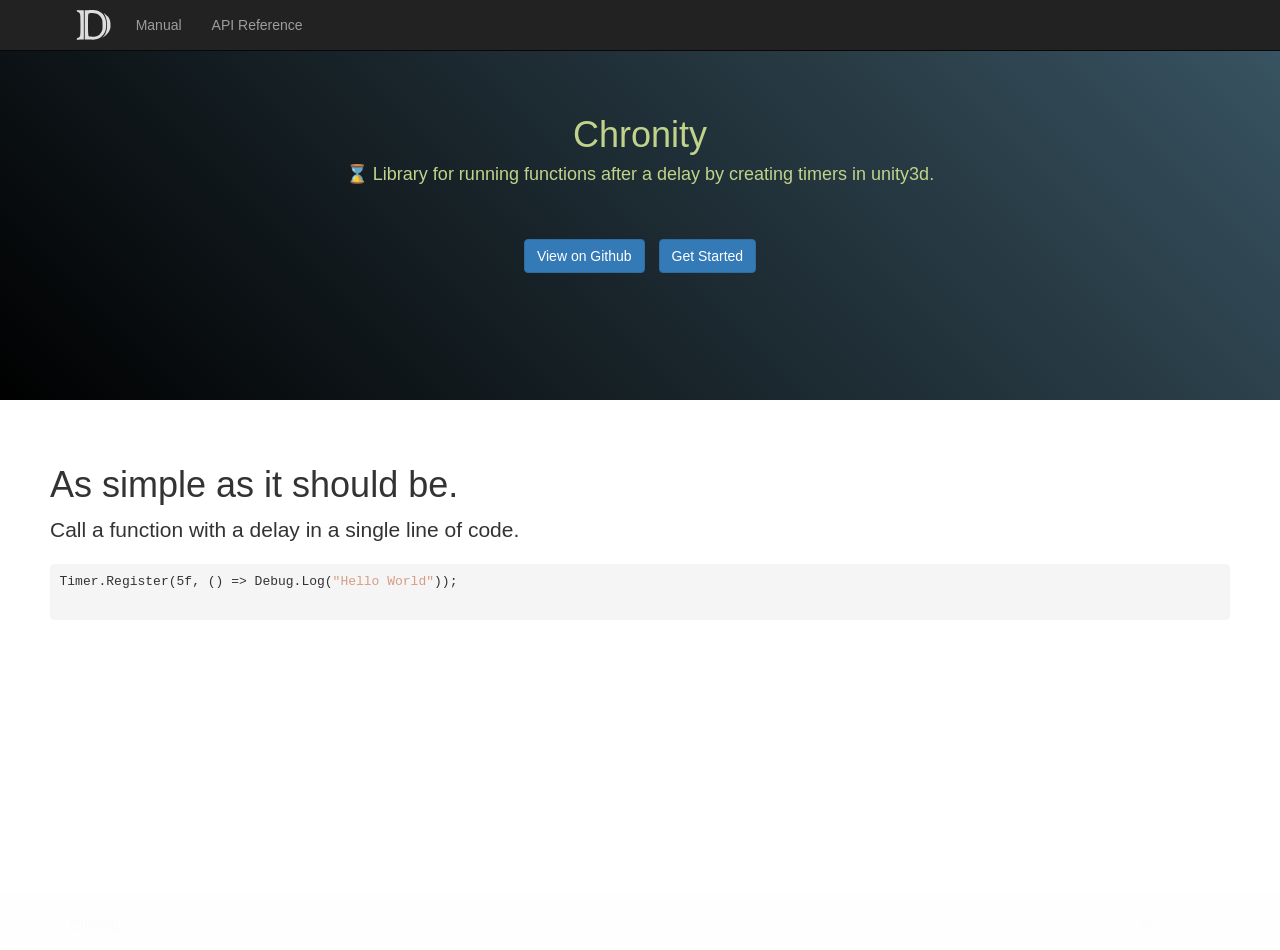
<file: index.html>
﻿<!DOCTYPE html>
<!--[if IE]><![endif]-->
<html>
  
  <head>
    <meta charset="utf-8">
    <meta http-equiv="X-UA-Compatible" content="IE=edge,chrome=1">
    <title>A Unity3D Timer Library | Chronity </title>
    <meta name="viewport" content="width=device-width">
    <meta name="title" content="A Unity3D Timer Library | Chronity ">
    <meta name="generator" content="docfx 2.56.7.0">
    
    <link rel="shortcut icon" href="favicon.ico">
    <link rel="stylesheet" href="styles/docfx.vendor.css">
    <link rel="stylesheet" href="styles/docfx.css">
    <link rel="stylesheet" href="styles/main.css">
    <meta property="docfx:navrel" content="toc.html">
    <meta property="docfx:tocrel" content="toc.html">
    
    <meta property="docfx:rel" content="">
    
  </head>
  <body data-spy="scroll" data-target="#affix">
    <div id="wrapper">
      <header>
        
        <nav id="autocollapse" class="navbar navbar-inverse ng-scope" role="navigation">
          <div class="container">
            <div class="navbar-header">
              <button type="button" class="navbar-toggle" data-toggle="collapse" data-target="#navbar">
                <span class="sr-only">Toggle navigation</span>
                <span class="icon-bar"></span>
                <span class="icon-bar"></span>
                <span class="icon-bar"></span>
              </button>
              
              <a class="navbar-brand" href="index.html">
                <img id="logo" class="svg" src="logo.svg" alt="">
              </a>
            </div>
            <div class="collapse navbar-collapse" id="navbar">
              <form class="navbar-form navbar-right" role="search" id="search">
                <div class="form-group">
                  <input type="text" class="form-control" id="search-query" placeholder="Search" autocomplete="off">
                </div>
              </form>
            </div>
          </div>
        </nav>
      </header>
      <div class="hero">
    <div class="wrap">
        <h1>
           Chronity
        </h1>
        <h4>
            &#x231b; Library for running functions after a delay by creating
            timers in unity3d.
        </h4>
        <div class="key-section">
            <a href="https://github.com/SushiWaUmai/Chronity" class="btn btn-primary" type="button">View on Github</a>
            <a href="/Chronity/manual/getting-started.html" class="btn btn-primary" type="button">Get Started</a>
        </div>
    </div>
</div>
<div class="key-section text-left">
    <h1>
        As simple as it should be.
    </h1>
    <p class="lead">
        Call a function with a delay in a single line of code.
    </p>
    <pre><code class="lang-c#">Timer.Register(<span class="hljs-number">5</span>f, <span class="hljs-function"><span class="hljs-params">()</span> =&gt;</span> Debug.Log(<span class="hljs-string">"Hello World"</span>));
    </code></pre>
</div>

      
      <footer>
        <div class="grad-bottom"></div>
        <div class="footer">
          <div class="container">
            <span class="pull-right">
              <a href="#top">Back to top</a>
            </span>
            Chronity
            
          </div>
        </div>
      </footer>
    </div>
    
    <script type="text/javascript" src="styles/docfx.vendor.js"></script>
    <script type="text/javascript" src="styles/docfx.js"></script>
    <script type="text/javascript" src="styles/main.js"></script>
  </body>
</html>
</file>
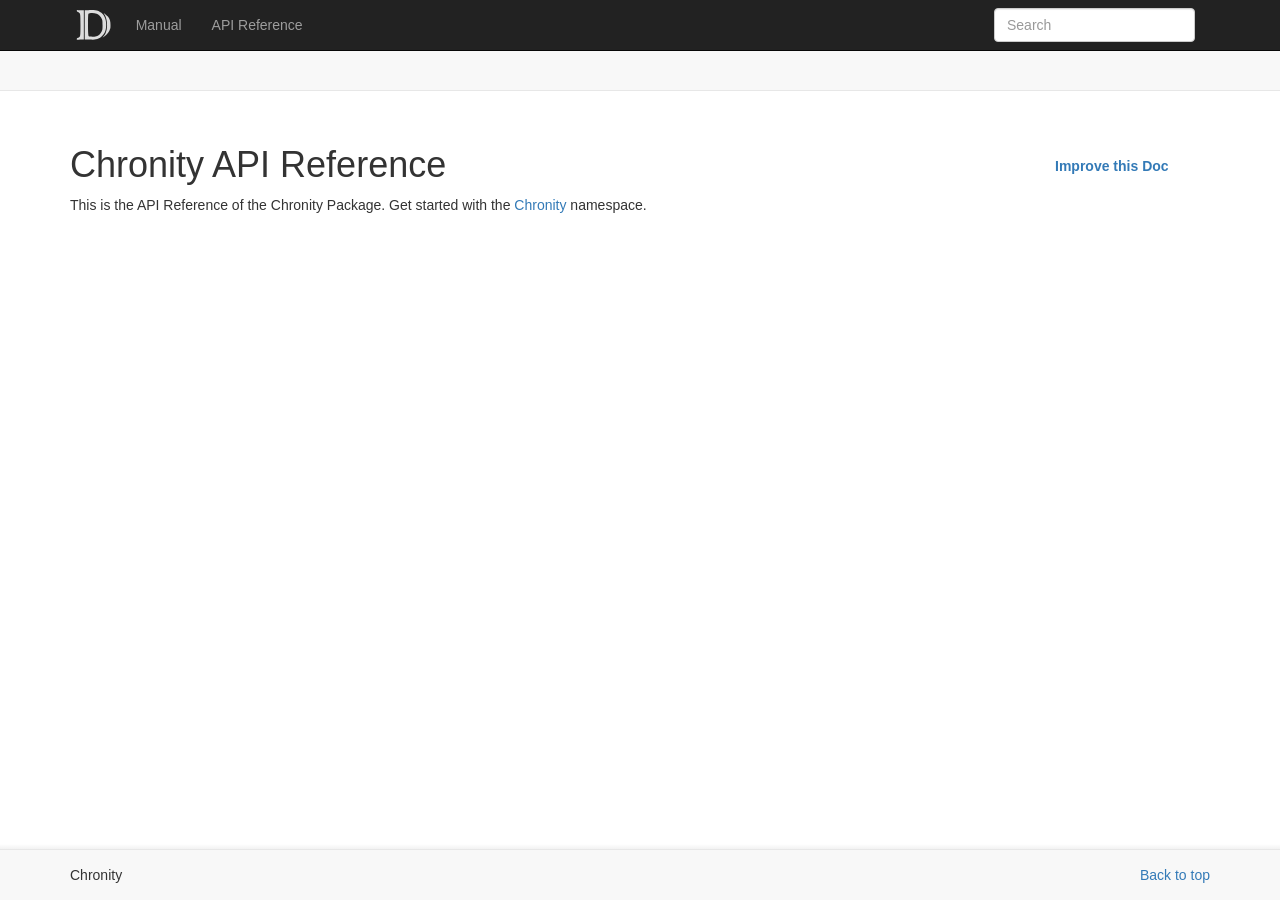
<file: api/index.html>
﻿<!DOCTYPE html>
<!--[if IE]><![endif]-->
<html>
  
  <head>
    <meta charset="utf-8">
    <meta http-equiv="X-UA-Compatible" content="IE=edge,chrome=1">
    <title>API Refernce | Chronity </title>
    <meta name="viewport" content="width=device-width">
    <meta name="title" content="API Refernce | Chronity ">
    <meta name="generator" content="docfx 2.56.7.0">
    
    <link rel="shortcut icon" href="../favicon.ico">
    <link rel="stylesheet" href="../styles/docfx.vendor.css">
    <link rel="stylesheet" href="../styles/docfx.css">
    <link rel="stylesheet" href="../styles/main.css">
    <meta property="docfx:navrel" content="../toc.html">
    <meta property="docfx:tocrel" content="../toc.html">
    
    <meta property="docfx:rel" content="../">
    
  </head>
  <body data-spy="scroll" data-target="#affix" data-offset="120">
    <div id="wrapper">
      <header>
        
        <nav id="autocollapse" class="navbar navbar-inverse ng-scope" role="navigation">
          <div class="container">
            <div class="navbar-header">
              <button type="button" class="navbar-toggle" data-toggle="collapse" data-target="#navbar">
                <span class="sr-only">Toggle navigation</span>
                <span class="icon-bar"></span>
                <span class="icon-bar"></span>
                <span class="icon-bar"></span>
              </button>
              
              <a class="navbar-brand" href="../index.html">
                <img id="logo" class="svg" src="../logo.svg" alt="">
              </a>
            </div>
            <div class="collapse navbar-collapse" id="navbar">
              <form class="navbar-form navbar-right" role="search" id="search">
                <div class="form-group">
                  <input type="text" class="form-control" id="search-query" placeholder="Search" autocomplete="off">
                </div>
              </form>
            </div>
          </div>
        </nav>
        
        <div class="subnav navbar navbar-default">
          <div class="container hide-when-search" id="breadcrumb">
            <ul class="breadcrumb">
              <li></li>
            </ul>
          </div>
        </div>
      </header>
      <div class="container body-content">
        
        <div id="search-results">
          <div class="search-list">Search Results for <span></span></div>
          <div class="sr-items">
            <p><i class="glyphicon glyphicon-refresh index-loading"></i></p>
          </div>
          <ul id="pagination" data-first="First" data-prev="Previous" data-next="Next" data-last="Last"></ul>
        </div>
      </div>
      <div role="main" class="container body-content hide-when-search">
        <div class="article row grid">
          <div class="col-md-10">
            <article class="content wrap" id="_content" data-uid="">
<h1 id="chronity-api-reference">Chronity API Reference</h1>

<p>This is the API Reference of the Chronity Package.
Get started with the <a href="/Chronity/api/Chronity.html">Chronity</a> namespace.</p>
</article>
          </div>
          
          <div class="hidden-sm col-md-2" role="complementary">
            <div class="sideaffix">
              <div class="contribution">
                <ul class="nav">
                  <li>
                    <a href="https://github.com/SushiWaUmai/Chronity/blob/main/docfx_project/api/index.md/#L1" class="contribution-link">Improve this Doc</a>
                  </li>
                </ul>
              </div>
              <nav class="bs-docs-sidebar hidden-print hidden-xs hidden-sm affix" id="affix">
                <h5>In This Article</h5>
                <div></div>
              </nav>
            </div>
          </div>
        </div>
      </div>
      
      <footer>
        <div class="grad-bottom"></div>
        <div class="footer">
          <div class="container">
            <span class="pull-right">
              <a href="#top">Back to top</a>
            </span>
            Chronity
            
          </div>
        </div>
      </footer>
    </div>
    
    <script type="text/javascript" src="../styles/docfx.vendor.js"></script>
    <script type="text/javascript" src="../styles/docfx.js"></script>
    <script type="text/javascript" src="../styles/main.js"></script>
  </body>
</html>
</file>
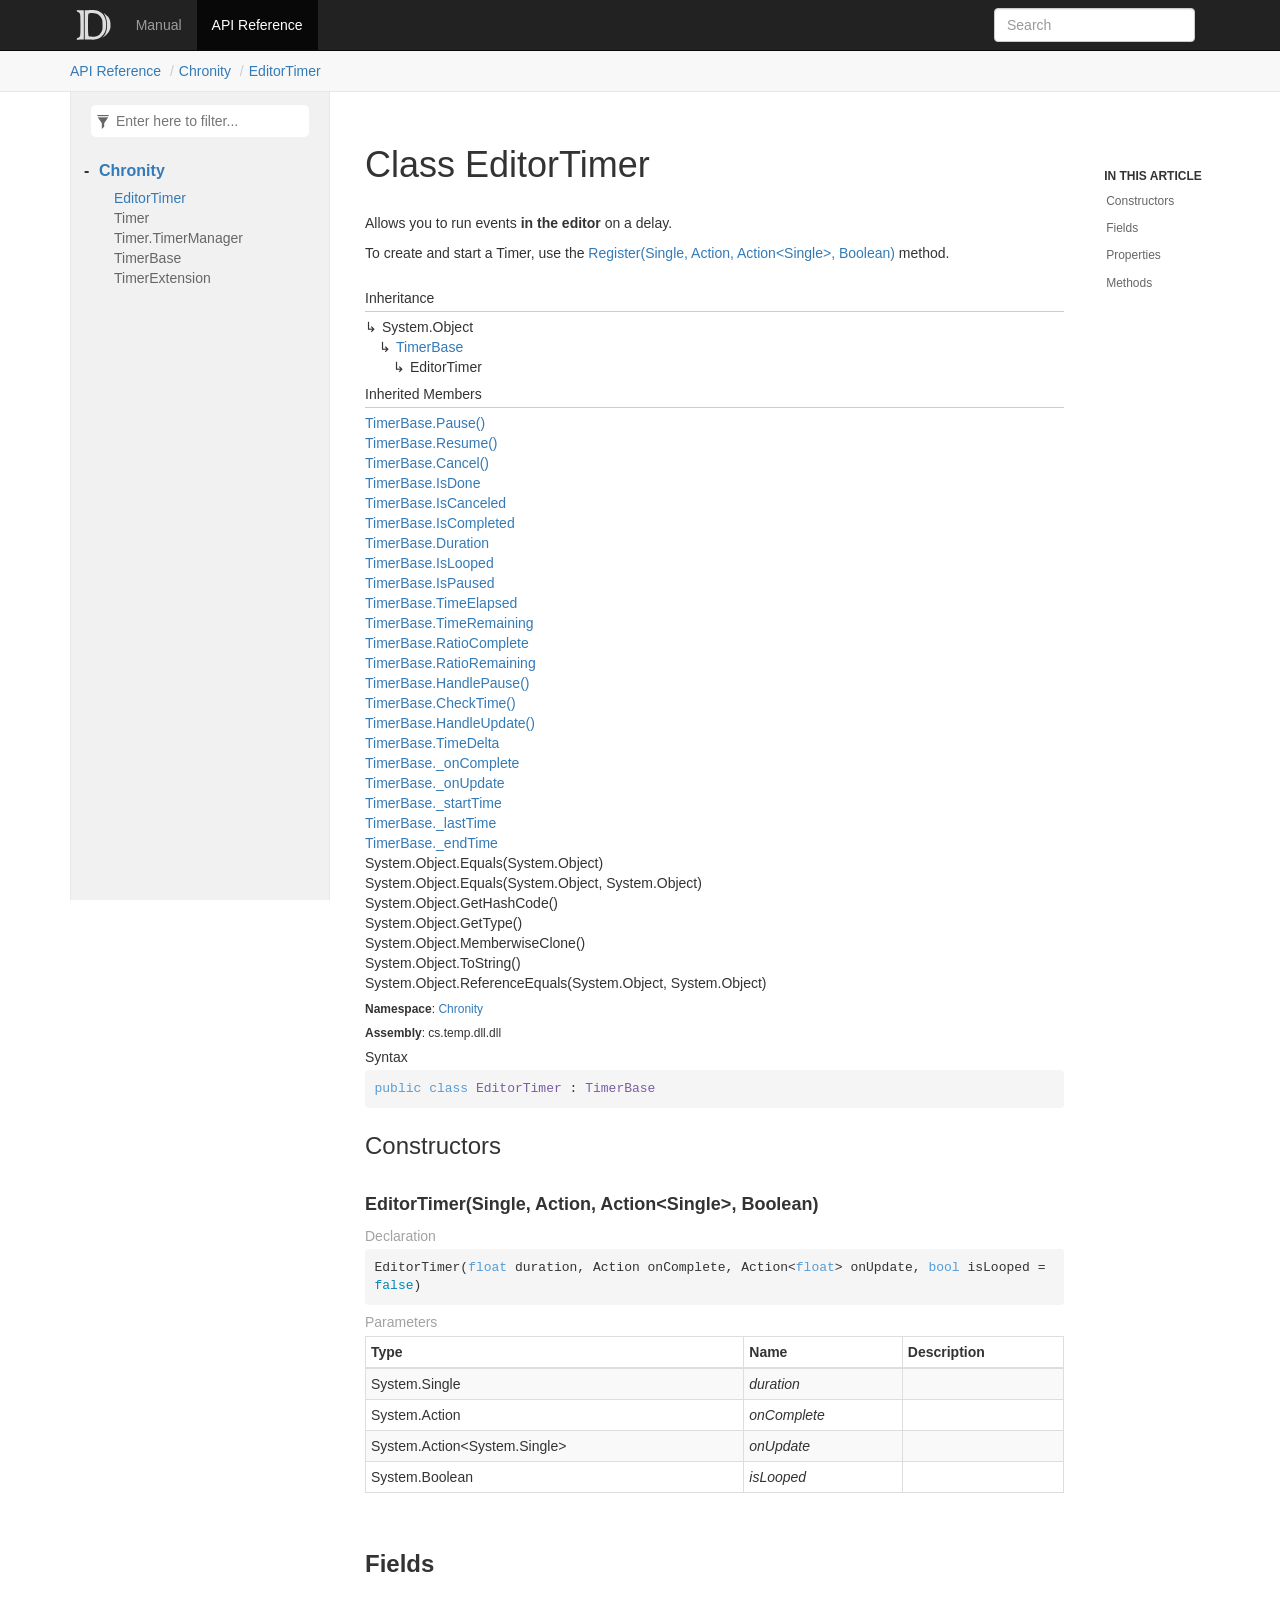
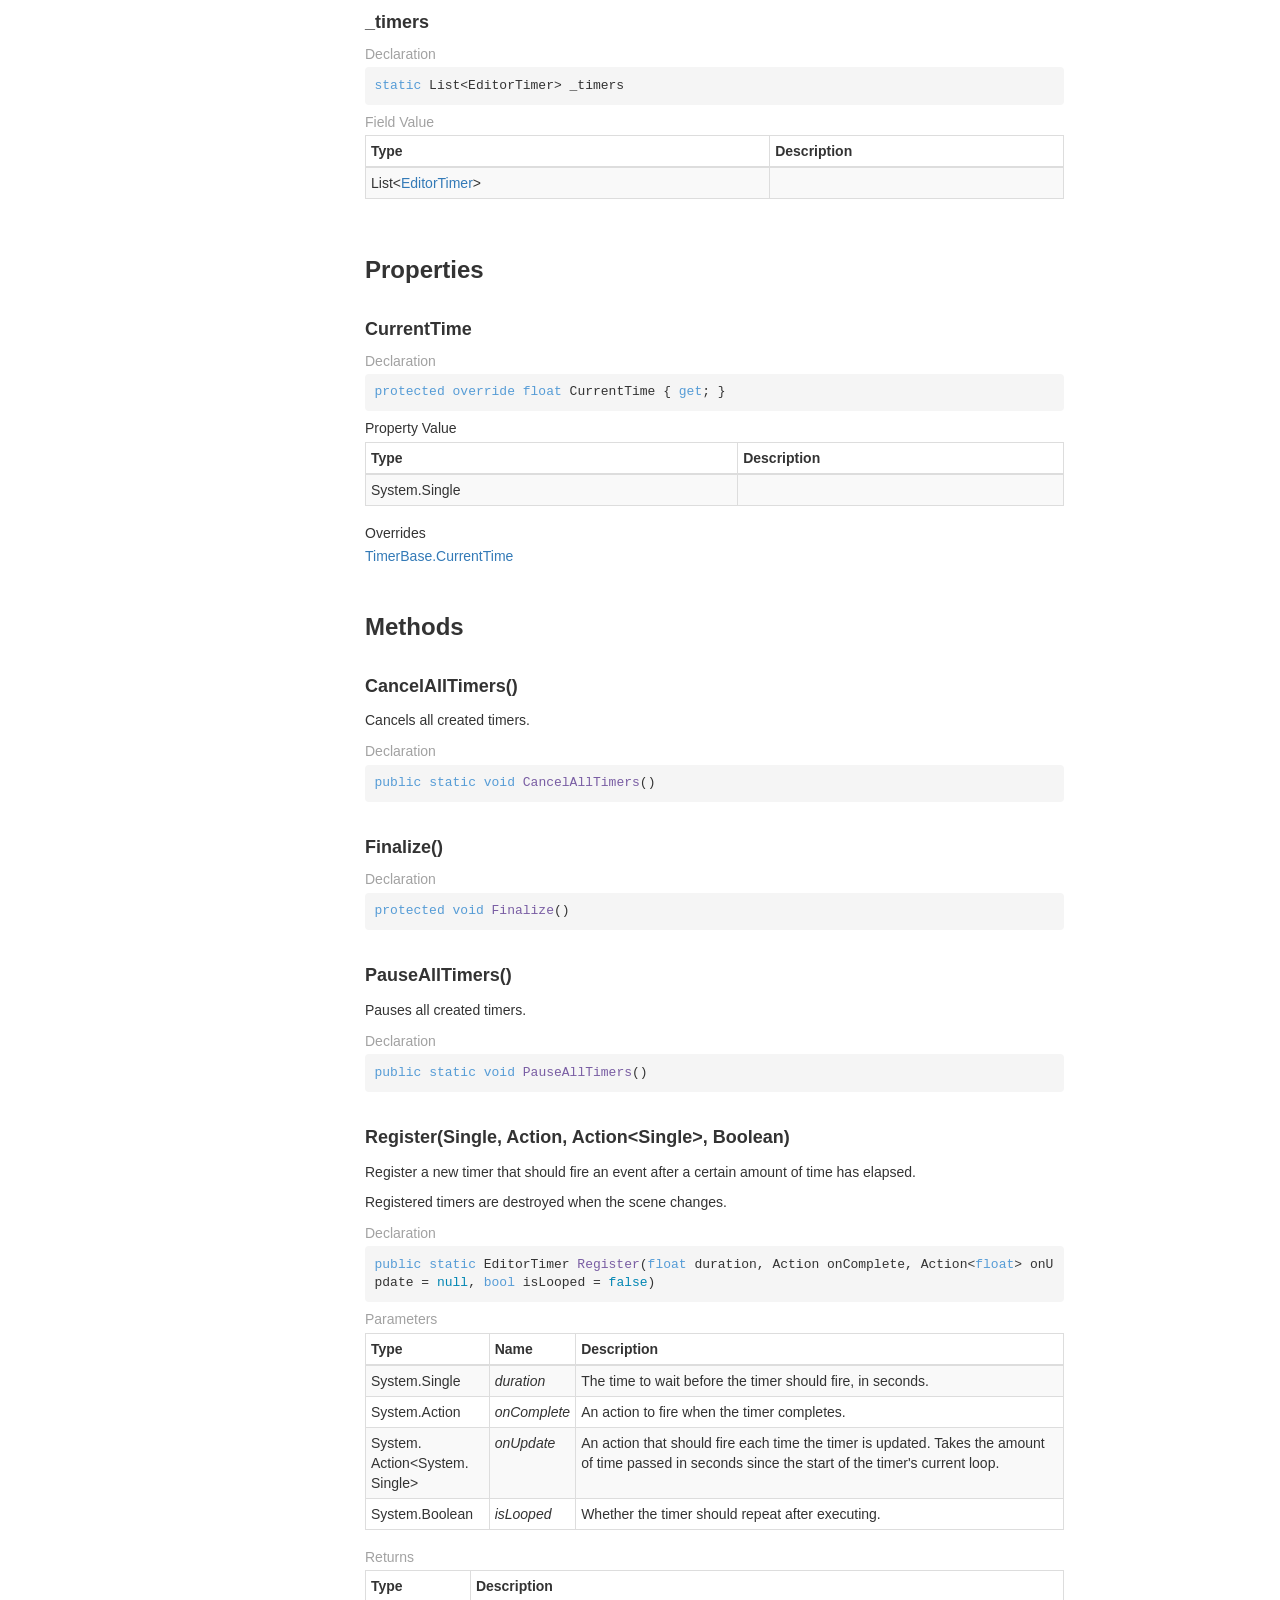
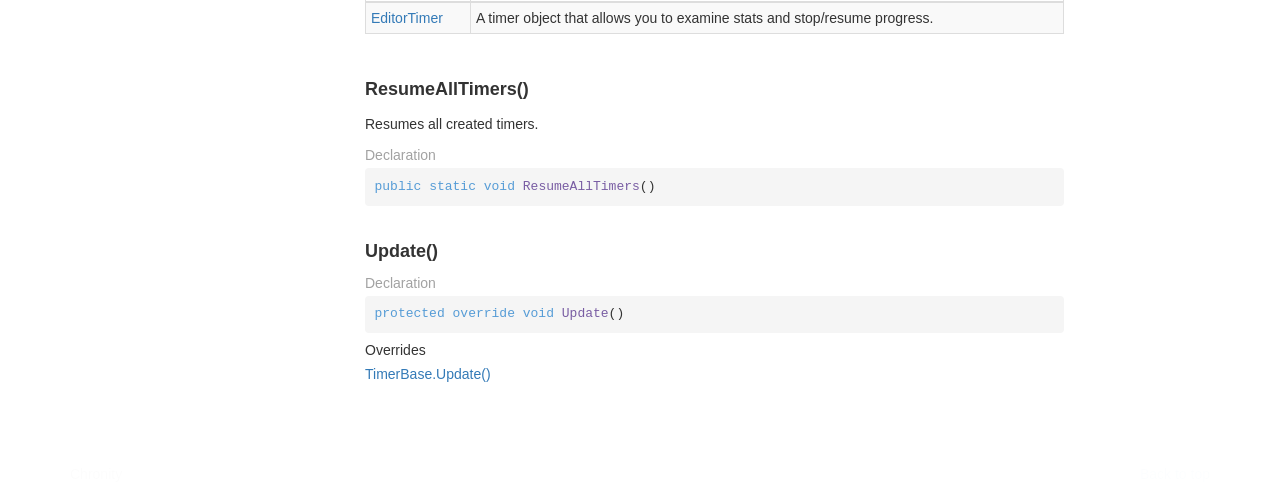
<file: api/Chronity.EditorTimer.html>
﻿<!DOCTYPE html>
<!--[if IE]><![endif]-->
<html>
  
  <head>
    <meta charset="utf-8">
    <meta http-equiv="X-UA-Compatible" content="IE=edge,chrome=1">
    <title>Class EditorTimer
   | Chronity </title>
    <meta name="viewport" content="width=device-width">
    <meta name="title" content="Class EditorTimer
   | Chronity ">
    <meta name="generator" content="docfx 2.56.7.0">
    
    <link rel="shortcut icon" href="../favicon.ico">
    <link rel="stylesheet" href="../styles/docfx.vendor.css">
    <link rel="stylesheet" href="../styles/docfx.css">
    <link rel="stylesheet" href="../styles/main.css">
    <meta property="docfx:navrel" content="../toc.html">
    <meta property="docfx:tocrel" content="toc.html">
    
    <meta property="docfx:rel" content="../">
    
  </head>
  <body data-spy="scroll" data-target="#affix" data-offset="120">
    <div id="wrapper">
      <header>
        
        <nav id="autocollapse" class="navbar navbar-inverse ng-scope" role="navigation">
          <div class="container">
            <div class="navbar-header">
              <button type="button" class="navbar-toggle" data-toggle="collapse" data-target="#navbar">
                <span class="sr-only">Toggle navigation</span>
                <span class="icon-bar"></span>
                <span class="icon-bar"></span>
                <span class="icon-bar"></span>
              </button>
              
              <a class="navbar-brand" href="../index.html">
                <img id="logo" class="svg" src="../logo.svg" alt="">
              </a>
            </div>
            <div class="collapse navbar-collapse" id="navbar">
              <form class="navbar-form navbar-right" role="search" id="search">
                <div class="form-group">
                  <input type="text" class="form-control" id="search-query" placeholder="Search" autocomplete="off">
                </div>
              </form>
            </div>
          </div>
        </nav>
        
        <div class="subnav navbar navbar-default">
          <div class="container hide-when-search" id="breadcrumb">
            <ul class="breadcrumb">
              <li></li>
            </ul>
          </div>
        </div>
      </header>
      <div class="container body-content">
        
        <div id="search-results">
          <div class="search-list">Search Results for <span></span></div>
          <div class="sr-items">
            <p><i class="glyphicon glyphicon-refresh index-loading"></i></p>
          </div>
          <ul id="pagination" data-first="First" data-prev="Previous" data-next="Next" data-last="Last"></ul>
        </div>
      </div>
      <div role="main" class="container body-content hide-when-search">
        
        <div class="sidenav hide-when-search">
          <a class="btn toc-toggle collapse" data-toggle="collapse" href="#sidetoggle" aria-expanded="false" aria-controls="sidetoggle">Show / Hide Table of Contents</a>
          <div class="sidetoggle collapse" id="sidetoggle">
            <div id="sidetoc"></div>
          </div>
        </div>
        <div class="article row grid-right">
          <div class="col-md-10">
            <article class="content wrap" id="_content" data-uid="Chronity.EditorTimer">
  
  
  <h1 id="Chronity_EditorTimer" data-uid="Chronity.EditorTimer" class="text-break">Class EditorTimer
  </h1>
  <div class="markdown level0 summary"><p>Allows you to run events <strong>in the editor</strong> on a delay.</p>
<p>To create and start a Timer, use the <a class="xref" href="Chronity.EditorTimer.html#Chronity_EditorTimer_Register_System_Single_System_Action_System_Action_System_Single__System_Boolean_">Register(Single, Action, Action&lt;Single&gt;, Boolean)</a> method.</p>
</div>
  <div class="markdown level0 conceptual"></div>
  <div class="inheritance">
    <h5>Inheritance</h5>
    <div class="level0"><span class="xref">System.Object</span></div>
    <div class="level1"><a class="xref" href="Chronity.TimerBase.html">TimerBase</a></div>
    <div class="level2"><span class="xref">EditorTimer</span></div>
  </div>
  <div class="inheritedMembers">
    <h5>Inherited Members</h5>
    <div>
      <a class="xref" href="Chronity.TimerBase.html#Chronity_TimerBase_Pause">TimerBase.Pause()</a>
    </div>
    <div>
      <a class="xref" href="Chronity.TimerBase.html#Chronity_TimerBase_Resume">TimerBase.Resume()</a>
    </div>
    <div>
      <a class="xref" href="Chronity.TimerBase.html#Chronity_TimerBase_Cancel">TimerBase.Cancel()</a>
    </div>
    <div>
      <a class="xref" href="Chronity.TimerBase.html#Chronity_TimerBase_IsDone">TimerBase.IsDone</a>
    </div>
    <div>
      <a class="xref" href="Chronity.TimerBase.html#Chronity_TimerBase_IsCanceled">TimerBase.IsCanceled</a>
    </div>
    <div>
      <a class="xref" href="Chronity.TimerBase.html#Chronity_TimerBase_IsCompleted">TimerBase.IsCompleted</a>
    </div>
    <div>
      <a class="xref" href="Chronity.TimerBase.html#Chronity_TimerBase_Duration">TimerBase.Duration</a>
    </div>
    <div>
      <a class="xref" href="Chronity.TimerBase.html#Chronity_TimerBase_IsLooped">TimerBase.IsLooped</a>
    </div>
    <div>
      <a class="xref" href="Chronity.TimerBase.html#Chronity_TimerBase_IsPaused">TimerBase.IsPaused</a>
    </div>
    <div>
      <a class="xref" href="Chronity.TimerBase.html#Chronity_TimerBase_TimeElapsed">TimerBase.TimeElapsed</a>
    </div>
    <div>
      <a class="xref" href="Chronity.TimerBase.html#Chronity_TimerBase_TimeRemaining">TimerBase.TimeRemaining</a>
    </div>
    <div>
      <a class="xref" href="Chronity.TimerBase.html#Chronity_TimerBase_RatioComplete">TimerBase.RatioComplete</a>
    </div>
    <div>
      <a class="xref" href="Chronity.TimerBase.html#Chronity_TimerBase_RatioRemaining">TimerBase.RatioRemaining</a>
    </div>
    <div>
      <a class="xref" href="Chronity.TimerBase.html#Chronity_TimerBase_HandlePause">TimerBase.HandlePause()</a>
    </div>
    <div>
      <a class="xref" href="Chronity.TimerBase.html#Chronity_TimerBase_CheckTime">TimerBase.CheckTime()</a>
    </div>
    <div>
      <a class="xref" href="Chronity.TimerBase.html#Chronity_TimerBase_HandleUpdate">TimerBase.HandleUpdate()</a>
    </div>
    <div>
      <a class="xref" href="Chronity.TimerBase.html#Chronity_TimerBase_TimeDelta">TimerBase.TimeDelta</a>
    </div>
    <div>
      <a class="xref" href="Chronity.TimerBase.html#Chronity_TimerBase__onComplete">TimerBase._onComplete</a>
    </div>
    <div>
      <a class="xref" href="Chronity.TimerBase.html#Chronity_TimerBase__onUpdate">TimerBase._onUpdate</a>
    </div>
    <div>
      <a class="xref" href="Chronity.TimerBase.html#Chronity_TimerBase__startTime">TimerBase._startTime</a>
    </div>
    <div>
      <a class="xref" href="Chronity.TimerBase.html#Chronity_TimerBase__lastTime">TimerBase._lastTime</a>
    </div>
    <div>
      <a class="xref" href="Chronity.TimerBase.html#Chronity_TimerBase__endTime">TimerBase._endTime</a>
    </div>
    <div>
      <span class="xref">System.Object.Equals(System.Object)</span>
    </div>
    <div>
      <span class="xref">System.Object.Equals(System.Object, System.Object)</span>
    </div>
    <div>
      <span class="xref">System.Object.GetHashCode()</span>
    </div>
    <div>
      <span class="xref">System.Object.GetType()</span>
    </div>
    <div>
      <span class="xref">System.Object.MemberwiseClone()</span>
    </div>
    <div>
      <span class="xref">System.Object.ToString()</span>
    </div>
    <div>
      <span class="xref">System.Object.ReferenceEquals(System.Object, System.Object)</span>
    </div>
  </div>
  <h6><strong>Namespace</strong>: <a class="xref" href="Chronity.html">Chronity</a></h6>
  <h6><strong>Assembly</strong>: cs.temp.dll.dll</h6>
  <h5 id="Chronity_EditorTimer_syntax">Syntax</h5>
  <div class="codewrapper">
    <pre><code class="lang-csharp hljs">public class EditorTimer : TimerBase</code></pre>
  </div>
  <h3 id="constructors">Constructors
  </h3>
  
  
  <a id="Chronity_EditorTimer__ctor_" data-uid="Chronity.EditorTimer.#ctor*"></a>
  <h4 id="Chronity_EditorTimer__ctor_System_Single_System_Action_System_Action_System_Single__System_Boolean_" data-uid="Chronity.EditorTimer.#ctor(System.Single,System.Action,System.Action{System.Single},System.Boolean)">EditorTimer(Single, Action, Action&lt;Single&gt;, Boolean)</h4>
  <div class="markdown level1 summary"></div>
  <div class="markdown level1 conceptual"></div>
  <h5 class="decalaration">Declaration</h5>
  <div class="codewrapper">
    <pre><code class="lang-csharp hljs">EditorTimer(float duration, Action onComplete, Action&lt;float&gt; onUpdate, bool isLooped = false)</code></pre>
  </div>
  <h5 class="parameters">Parameters</h5>
  <table class="table table-bordered table-striped table-condensed">
    <thead>
      <tr>
        <th>Type</th>
        <th>Name</th>
        <th>Description</th>
      </tr>
    </thead>
    <tbody>
      <tr>
        <td><span class="xref">System.Single</span></td>
        <td><span class="parametername">duration</span></td>
        <td></td>
      </tr>
      <tr>
        <td><span class="xref">System.Action</span></td>
        <td><span class="parametername">onComplete</span></td>
        <td></td>
      </tr>
      <tr>
        <td><span class="xref">System.Action</span>&lt;<span class="xref">System.Single</span>&gt;</td>
        <td><span class="parametername">onUpdate</span></td>
        <td></td>
      </tr>
      <tr>
        <td><span class="xref">System.Boolean</span></td>
        <td><span class="parametername">isLooped</span></td>
        <td></td>
      </tr>
    </tbody>
  </table>
  <h3 id="fields">Fields
  </h3>
  
  
  <h4 id="Chronity_EditorTimer__timers" data-uid="Chronity.EditorTimer._timers">_timers</h4>
  <div class="markdown level1 summary"></div>
  <div class="markdown level1 conceptual"></div>
  <h5 class="decalaration">Declaration</h5>
  <div class="codewrapper">
    <pre><code class="lang-csharp hljs">static List&lt;EditorTimer&gt; _timers</code></pre>
  </div>
  <h5 class="fieldValue">Field Value</h5>
  <table class="table table-bordered table-striped table-condensed">
    <thead>
      <tr>
        <th>Type</th>
        <th>Description</th>
      </tr>
    </thead>
    <tbody>
      <tr>
        <td><span class="xref">List</span>&lt;<a class="xref" href="Chronity.EditorTimer.html">EditorTimer</a>&gt;</td>
        <td></td>
      </tr>
    </tbody>
  </table>
  <h3 id="properties">Properties
  </h3>
  
  
  <a id="Chronity_EditorTimer_CurrentTime_" data-uid="Chronity.EditorTimer.CurrentTime*"></a>
  <h4 id="Chronity_EditorTimer_CurrentTime" data-uid="Chronity.EditorTimer.CurrentTime">CurrentTime</h4>
  <div class="markdown level1 summary"></div>
  <div class="markdown level1 conceptual"></div>
  <h5 class="decalaration">Declaration</h5>
  <div class="codewrapper">
    <pre><code class="lang-csharp hljs">protected override float CurrentTime { get; }</code></pre>
  </div>
  <h5 class="propertyValue">Property Value</h5>
  <table class="table table-bordered table-striped table-condensed">
    <thead>
      <tr>
        <th>Type</th>
        <th>Description</th>
      </tr>
    </thead>
    <tbody>
      <tr>
        <td><span class="xref">System.Single</span></td>
        <td></td>
      </tr>
    </tbody>
  </table>
  <h5 class="overrides">Overrides</h5>
  <div><a class="xref" href="Chronity.TimerBase.html#Chronity_TimerBase_CurrentTime">TimerBase.CurrentTime</a></div>
  <h3 id="methods">Methods
  </h3>
  
  
  <a id="Chronity_EditorTimer_CancelAllTimers_" data-uid="Chronity.EditorTimer.CancelAllTimers*"></a>
  <h4 id="Chronity_EditorTimer_CancelAllTimers" data-uid="Chronity.EditorTimer.CancelAllTimers">CancelAllTimers()</h4>
  <div class="markdown level1 summary"><p>Cancels all created timers.</p>
</div>
  <div class="markdown level1 conceptual"></div>
  <h5 class="decalaration">Declaration</h5>
  <div class="codewrapper">
    <pre><code class="lang-csharp hljs">public static void CancelAllTimers()</code></pre>
  </div>
  
  
  <a id="Chronity_EditorTimer_Finalize_" data-uid="Chronity.EditorTimer.Finalize*"></a>
  <h4 id="Chronity_EditorTimer_Finalize" data-uid="Chronity.EditorTimer.Finalize">Finalize()</h4>
  <div class="markdown level1 summary"></div>
  <div class="markdown level1 conceptual"></div>
  <h5 class="decalaration">Declaration</h5>
  <div class="codewrapper">
    <pre><code class="lang-csharp hljs">protected void Finalize()</code></pre>
  </div>
  
  
  <a id="Chronity_EditorTimer_PauseAllTimers_" data-uid="Chronity.EditorTimer.PauseAllTimers*"></a>
  <h4 id="Chronity_EditorTimer_PauseAllTimers" data-uid="Chronity.EditorTimer.PauseAllTimers">PauseAllTimers()</h4>
  <div class="markdown level1 summary"><p>Pauses all created timers.</p>
</div>
  <div class="markdown level1 conceptual"></div>
  <h5 class="decalaration">Declaration</h5>
  <div class="codewrapper">
    <pre><code class="lang-csharp hljs">public static void PauseAllTimers()</code></pre>
  </div>
  
  
  <a id="Chronity_EditorTimer_Register_" data-uid="Chronity.EditorTimer.Register*"></a>
  <h4 id="Chronity_EditorTimer_Register_System_Single_System_Action_System_Action_System_Single__System_Boolean_" data-uid="Chronity.EditorTimer.Register(System.Single,System.Action,System.Action{System.Single},System.Boolean)">Register(Single, Action, Action&lt;Single&gt;, Boolean)</h4>
  <div class="markdown level1 summary"><p>Register a new timer that should fire an event after a certain amount of time
has elapsed.</p>
<p>Registered timers are destroyed when the scene changes.</p>
</div>
  <div class="markdown level1 conceptual"></div>
  <h5 class="decalaration">Declaration</h5>
  <div class="codewrapper">
    <pre><code class="lang-csharp hljs">public static EditorTimer Register(float duration, Action onComplete, Action&lt;float&gt; onUpdate = null, bool isLooped = false)</code></pre>
  </div>
  <h5 class="parameters">Parameters</h5>
  <table class="table table-bordered table-striped table-condensed">
    <thead>
      <tr>
        <th>Type</th>
        <th>Name</th>
        <th>Description</th>
      </tr>
    </thead>
    <tbody>
      <tr>
        <td><span class="xref">System.Single</span></td>
        <td><span class="parametername">duration</span></td>
        <td><p>The time to wait before the timer should fire, in seconds.</p>
</td>
      </tr>
      <tr>
        <td><span class="xref">System.Action</span></td>
        <td><span class="parametername">onComplete</span></td>
        <td><p>An action to fire when the timer completes.</p>
</td>
      </tr>
      <tr>
        <td><span class="xref">System.Action</span>&lt;<span class="xref">System.Single</span>&gt;</td>
        <td><span class="parametername">onUpdate</span></td>
        <td><p>An action that should fire each time the timer is updated. Takes the amount
of time passed in seconds since the start of the timer's current loop.</p>
</td>
      </tr>
      <tr>
        <td><span class="xref">System.Boolean</span></td>
        <td><span class="parametername">isLooped</span></td>
        <td><p>Whether the timer should repeat after executing.</p>
</td>
      </tr>
    </tbody>
  </table>
  <h5 class="returns">Returns</h5>
  <table class="table table-bordered table-striped table-condensed">
    <thead>
      <tr>
        <th>Type</th>
        <th>Description</th>
      </tr>
    </thead>
    <tbody>
      <tr>
        <td><a class="xref" href="Chronity.EditorTimer.html">EditorTimer</a></td>
        <td><p>A timer object that allows you to examine stats and stop/resume progress.</p>
</td>
      </tr>
    </tbody>
  </table>
  
  
  <a id="Chronity_EditorTimer_ResumeAllTimers_" data-uid="Chronity.EditorTimer.ResumeAllTimers*"></a>
  <h4 id="Chronity_EditorTimer_ResumeAllTimers" data-uid="Chronity.EditorTimer.ResumeAllTimers">ResumeAllTimers()</h4>
  <div class="markdown level1 summary"><p>Resumes all created timers.</p>
</div>
  <div class="markdown level1 conceptual"></div>
  <h5 class="decalaration">Declaration</h5>
  <div class="codewrapper">
    <pre><code class="lang-csharp hljs">public static void ResumeAllTimers()</code></pre>
  </div>
  
  
  <a id="Chronity_EditorTimer_Update_" data-uid="Chronity.EditorTimer.Update*"></a>
  <h4 id="Chronity_EditorTimer_Update" data-uid="Chronity.EditorTimer.Update">Update()</h4>
  <div class="markdown level1 summary"></div>
  <div class="markdown level1 conceptual"></div>
  <h5 class="decalaration">Declaration</h5>
  <div class="codewrapper">
    <pre><code class="lang-csharp hljs">protected override void Update()</code></pre>
  </div>
  <h5 class="overrides">Overrides</h5>
  <div><a class="xref" href="Chronity.TimerBase.html#Chronity_TimerBase_Update">TimerBase.Update()</a></div>
</article>
          </div>
          
          <div class="hidden-sm col-md-2" role="complementary">
            <div class="sideaffix">
              <div class="contribution">
                <ul class="nav">
                </ul>
              </div>
              <nav class="bs-docs-sidebar hidden-print hidden-xs hidden-sm affix" id="affix">
                <h5>In This Article</h5>
                <div></div>
              </nav>
            </div>
          </div>
        </div>
      </div>
      
      <footer>
        <div class="grad-bottom"></div>
        <div class="footer">
          <div class="container">
            <span class="pull-right">
              <a href="#top">Back to top</a>
            </span>
            Chronity
            
          </div>
        </div>
      </footer>
    </div>
    
    <script type="text/javascript" src="../styles/docfx.vendor.js"></script>
    <script type="text/javascript" src="../styles/docfx.js"></script>
    <script type="text/javascript" src="../styles/main.js"></script>
  </body>
</html>
</file>
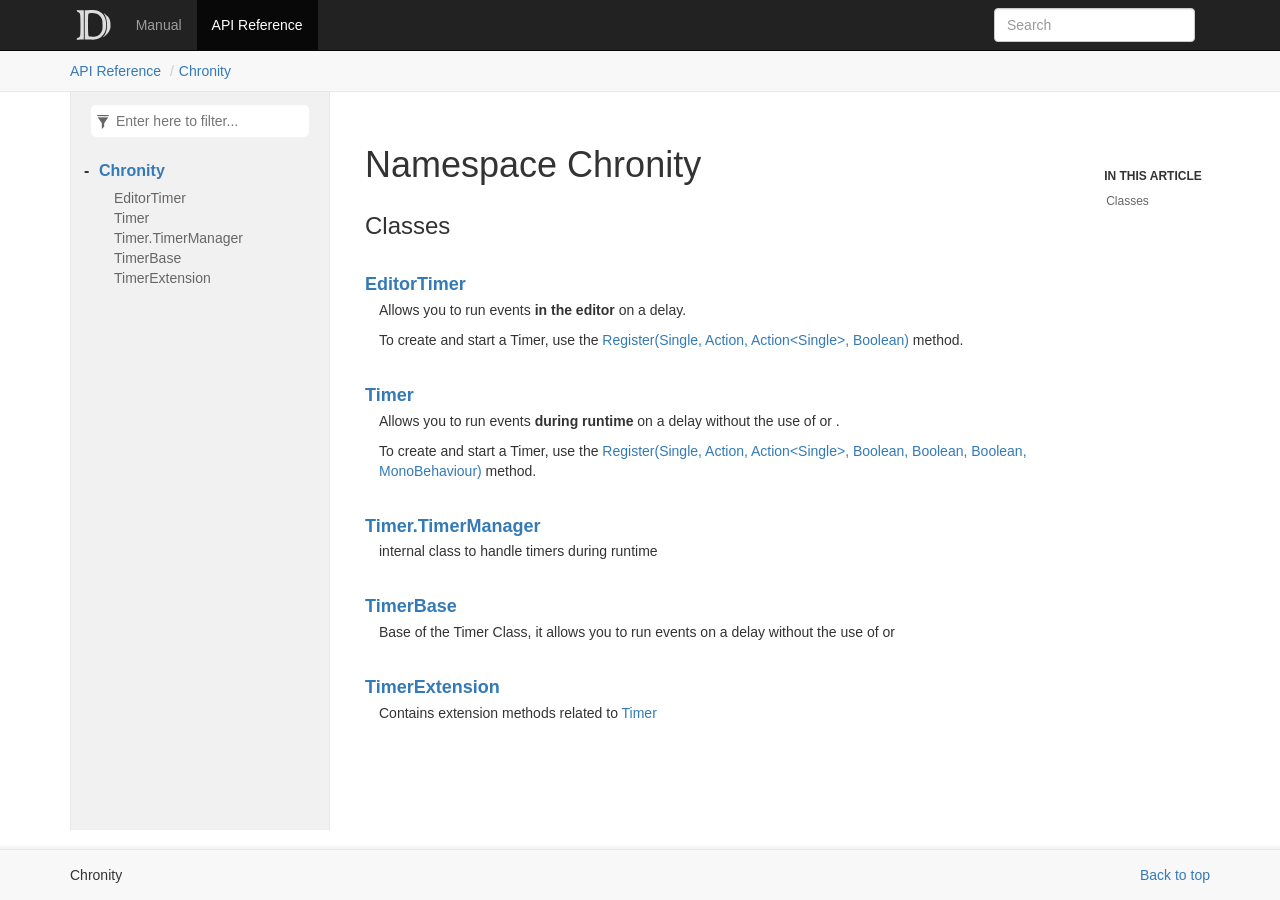
<file: api/Chronity.html>
﻿<!DOCTYPE html>
<!--[if IE]><![endif]-->
<html>
  
  <head>
    <meta charset="utf-8">
    <meta http-equiv="X-UA-Compatible" content="IE=edge,chrome=1">
    <title>Namespace Chronity
   | Chronity </title>
    <meta name="viewport" content="width=device-width">
    <meta name="title" content="Namespace Chronity
   | Chronity ">
    <meta name="generator" content="docfx 2.56.7.0">
    
    <link rel="shortcut icon" href="../favicon.ico">
    <link rel="stylesheet" href="../styles/docfx.vendor.css">
    <link rel="stylesheet" href="../styles/docfx.css">
    <link rel="stylesheet" href="../styles/main.css">
    <meta property="docfx:navrel" content="../toc.html">
    <meta property="docfx:tocrel" content="toc.html">
    
    <meta property="docfx:rel" content="../">
    
  </head>
  <body data-spy="scroll" data-target="#affix" data-offset="120">
    <div id="wrapper">
      <header>
        
        <nav id="autocollapse" class="navbar navbar-inverse ng-scope" role="navigation">
          <div class="container">
            <div class="navbar-header">
              <button type="button" class="navbar-toggle" data-toggle="collapse" data-target="#navbar">
                <span class="sr-only">Toggle navigation</span>
                <span class="icon-bar"></span>
                <span class="icon-bar"></span>
                <span class="icon-bar"></span>
              </button>
              
              <a class="navbar-brand" href="../index.html">
                <img id="logo" class="svg" src="../logo.svg" alt="">
              </a>
            </div>
            <div class="collapse navbar-collapse" id="navbar">
              <form class="navbar-form navbar-right" role="search" id="search">
                <div class="form-group">
                  <input type="text" class="form-control" id="search-query" placeholder="Search" autocomplete="off">
                </div>
              </form>
            </div>
          </div>
        </nav>
        
        <div class="subnav navbar navbar-default">
          <div class="container hide-when-search" id="breadcrumb">
            <ul class="breadcrumb">
              <li></li>
            </ul>
          </div>
        </div>
      </header>
      <div class="container body-content">
        
        <div id="search-results">
          <div class="search-list">Search Results for <span></span></div>
          <div class="sr-items">
            <p><i class="glyphicon glyphicon-refresh index-loading"></i></p>
          </div>
          <ul id="pagination" data-first="First" data-prev="Previous" data-next="Next" data-last="Last"></ul>
        </div>
      </div>
      <div role="main" class="container body-content hide-when-search">
        
        <div class="sidenav hide-when-search">
          <a class="btn toc-toggle collapse" data-toggle="collapse" href="#sidetoggle" aria-expanded="false" aria-controls="sidetoggle">Show / Hide Table of Contents</a>
          <div class="sidetoggle collapse" id="sidetoggle">
            <div id="sidetoc"></div>
          </div>
        </div>
        <div class="article row grid-right">
          <div class="col-md-10">
            <article class="content wrap" id="_content" data-uid="Chronity">
  
  <h1 id="Chronity" data-uid="Chronity" class="text-break">Namespace Chronity
  </h1>
  <div class="markdown level0 summary"></div>
  <div class="markdown level0 conceptual"></div>
  <div class="markdown level0 remarks"></div>
    <h3 id="classes">Classes
  </h3>
      <h4><a class="xref" href="Chronity.EditorTimer.html">EditorTimer</a></h4>
      <section><p>Allows you to run events <strong>in the editor</strong> on a delay.</p>
<p>To create and start a Timer, use the <a class="xref" href="Chronity.EditorTimer.html#Chronity_EditorTimer_Register_System_Single_System_Action_System_Action_System_Single__System_Boolean_">Register(Single, Action, Action&lt;Single&gt;, Boolean)</a> method.</p>
</section>
      <h4><a class="xref" href="Chronity.Timer.html">Timer</a></h4>
      <section><p>Allows you to run events <strong>during runtime</strong> on a delay without the use of <see cref="!:Coroutine"></see>
or <see cref="!:MonoBehaviour"></see>.</p>
<p>To create and start a Timer, use the <a class="xref" href="Chronity.Timer.html#Chronity_Timer_Register_System_Single_System_Action_System_Action_System_Single__System_Boolean_System_Boolean_System_Boolean_MonoBehaviour_">Register(Single, Action, Action&lt;Single&gt;, Boolean, Boolean, Boolean, MonoBehaviour)</a> method.</p>
</section>
      <h4><a class="xref" href="Chronity.Timer.TimerManager.html">Timer.TimerManager</a></h4>
      <section><p>internal class to handle timers during runtime</p>
</section>
      <h4><a class="xref" href="Chronity.TimerBase.html">TimerBase</a></h4>
      <section><p>Base of the Timer Class,
it allows you to run events on a delay without the use of <see cref="!:Coroutine"></see>
or <see cref="!:MonoBehaviour"></see></p>
</section>
      <h4><a class="xref" href="Chronity.TimerExtension.html">TimerExtension</a></h4>
      <section><p>Contains extension methods related to <a class="xref" href="Chronity.Timer.html">Timer</a></p>
</section>
</article>
          </div>
          
          <div class="hidden-sm col-md-2" role="complementary">
            <div class="sideaffix">
              <div class="contribution">
                <ul class="nav">
                </ul>
              </div>
              <nav class="bs-docs-sidebar hidden-print hidden-xs hidden-sm affix" id="affix">
                <h5>In This Article</h5>
                <div></div>
              </nav>
            </div>
          </div>
        </div>
      </div>
      
      <footer>
        <div class="grad-bottom"></div>
        <div class="footer">
          <div class="container">
            <span class="pull-right">
              <a href="#top">Back to top</a>
            </span>
            Chronity
            
          </div>
        </div>
      </footer>
    </div>
    
    <script type="text/javascript" src="../styles/docfx.vendor.js"></script>
    <script type="text/javascript" src="../styles/docfx.js"></script>
    <script type="text/javascript" src="../styles/main.js"></script>
  </body>
</html>
</file>
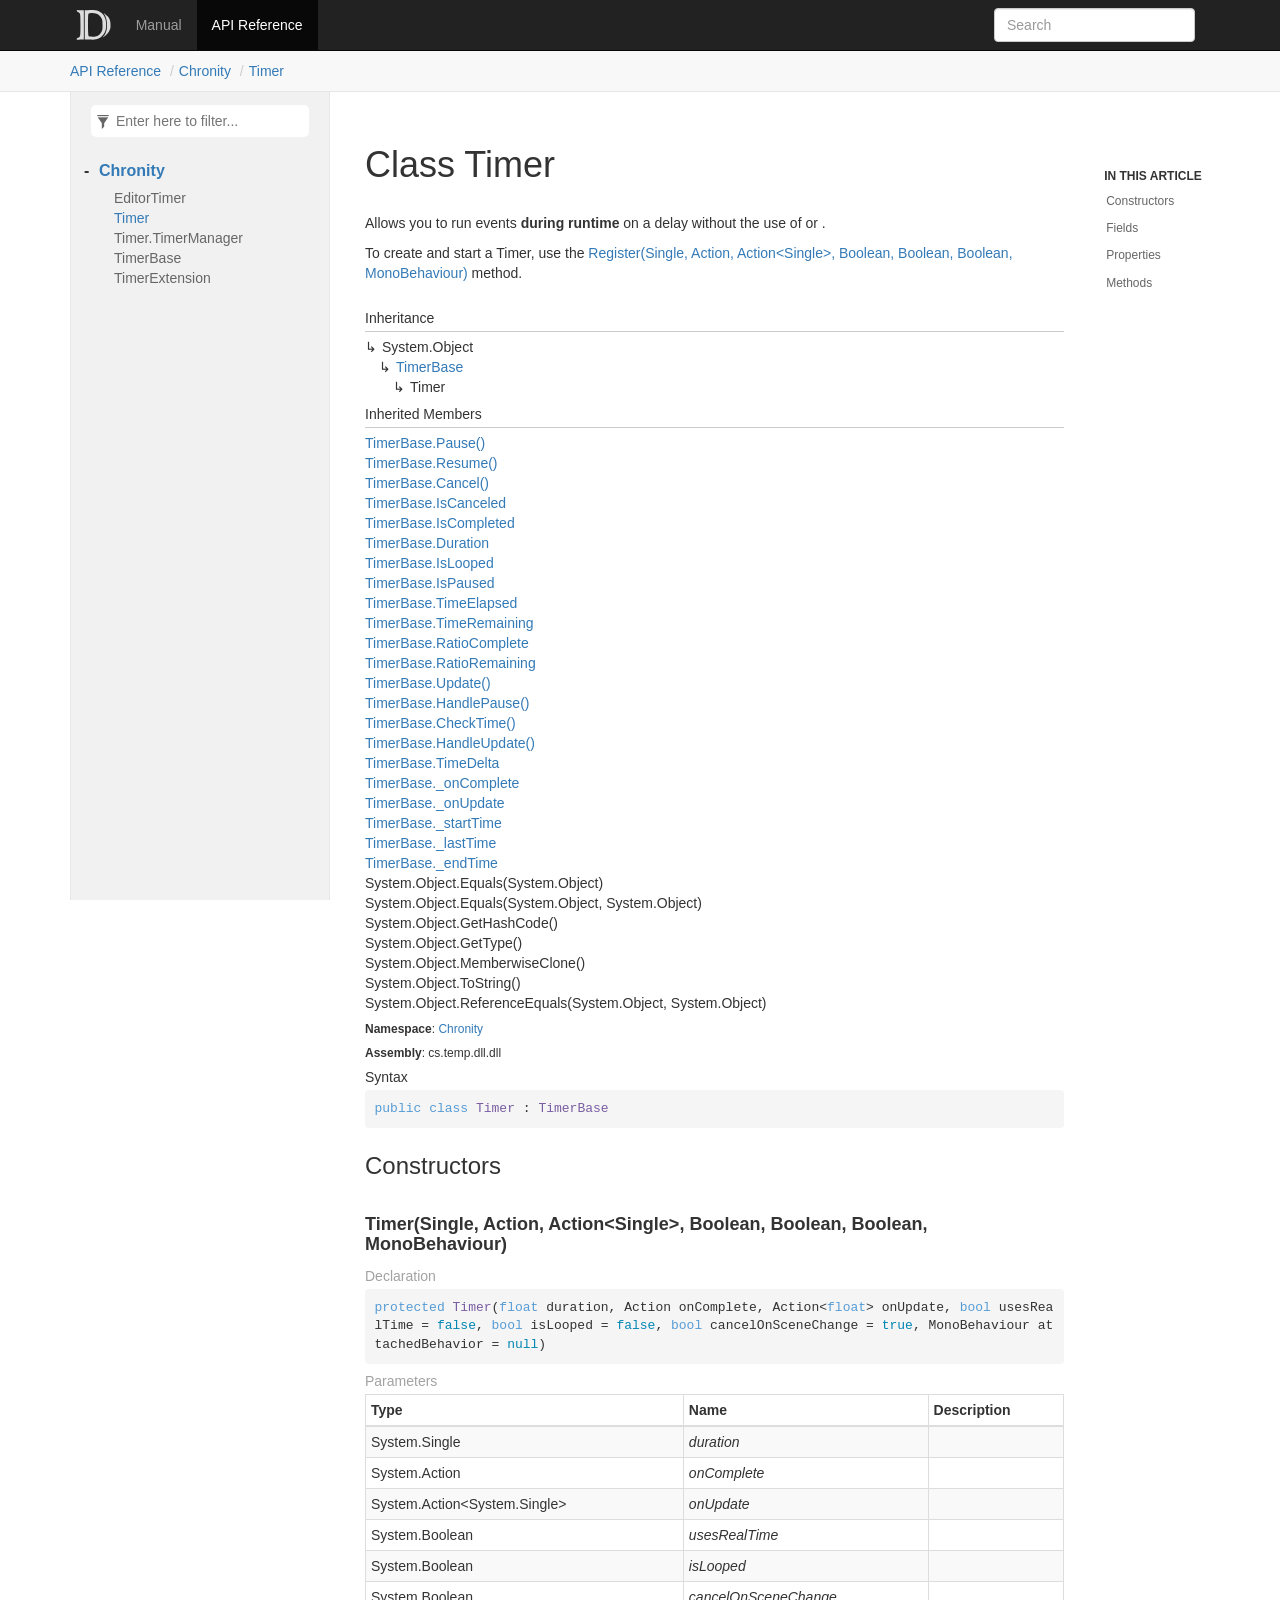
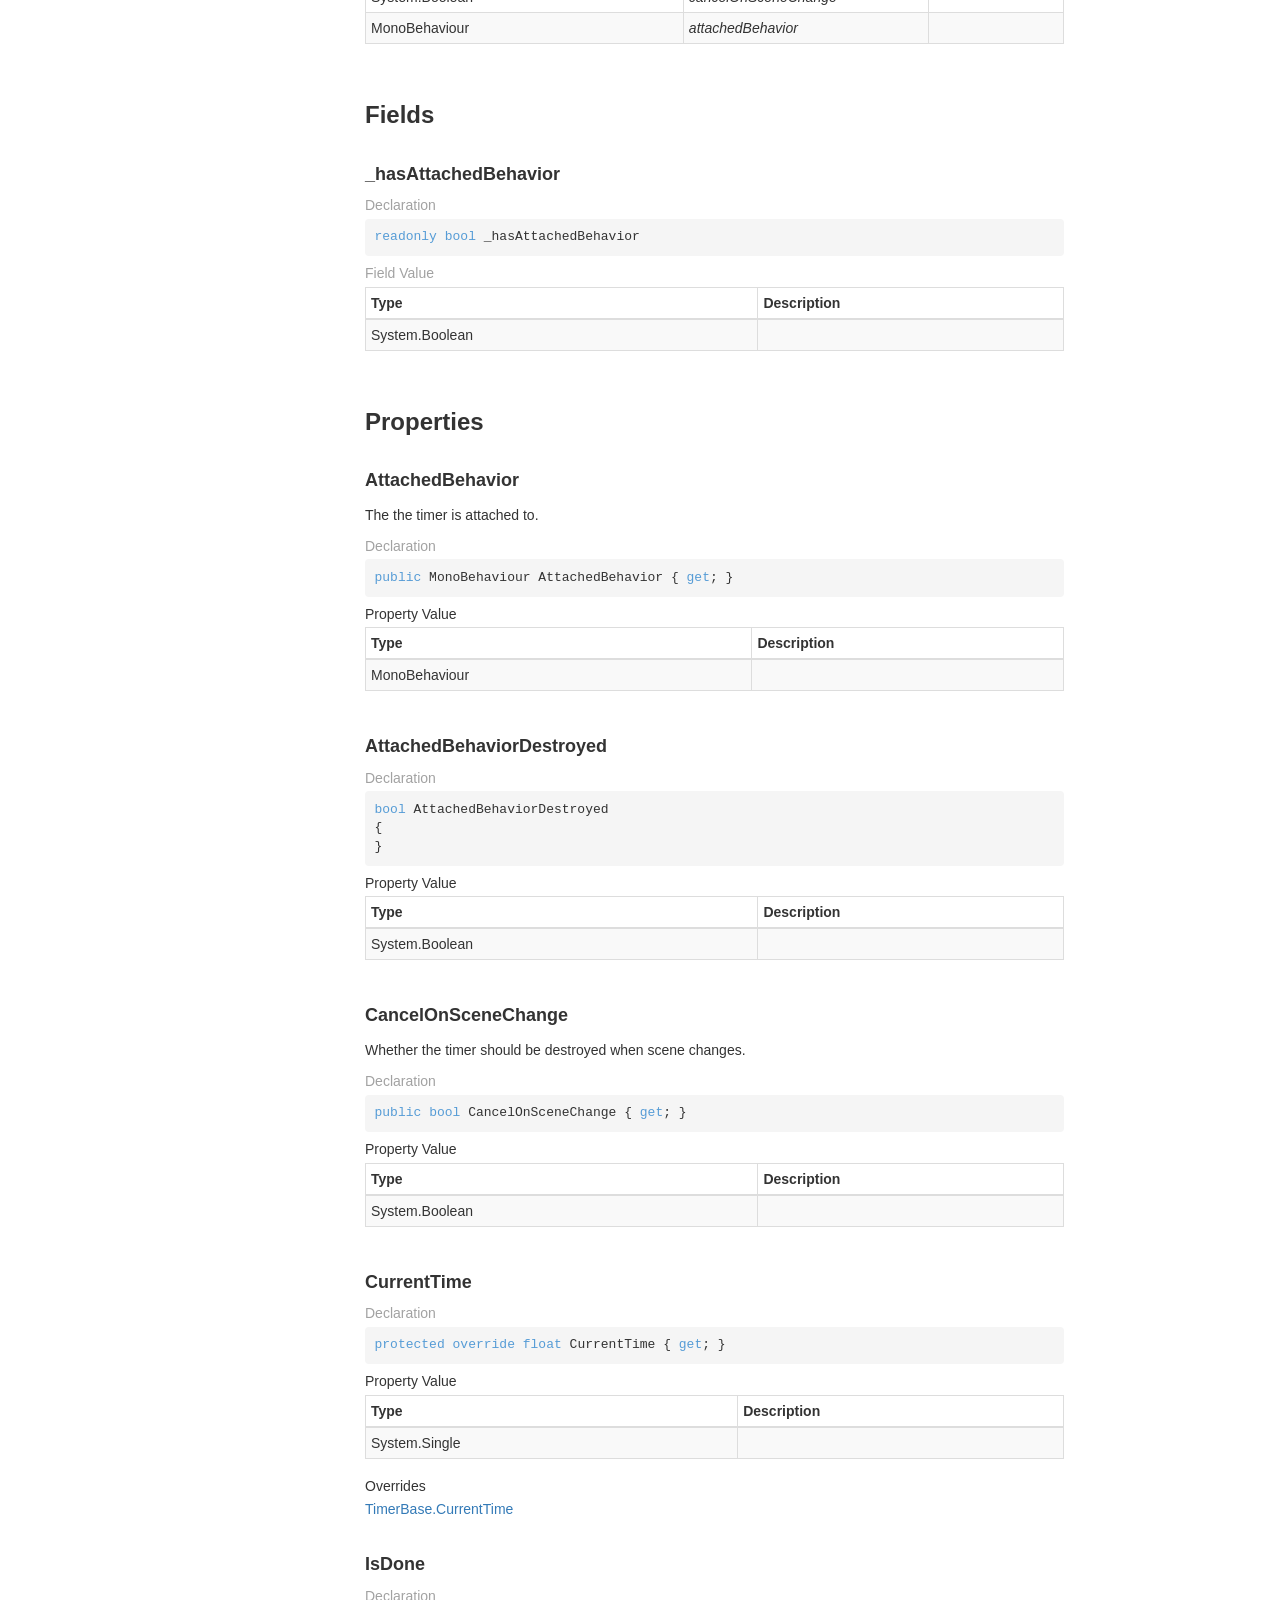
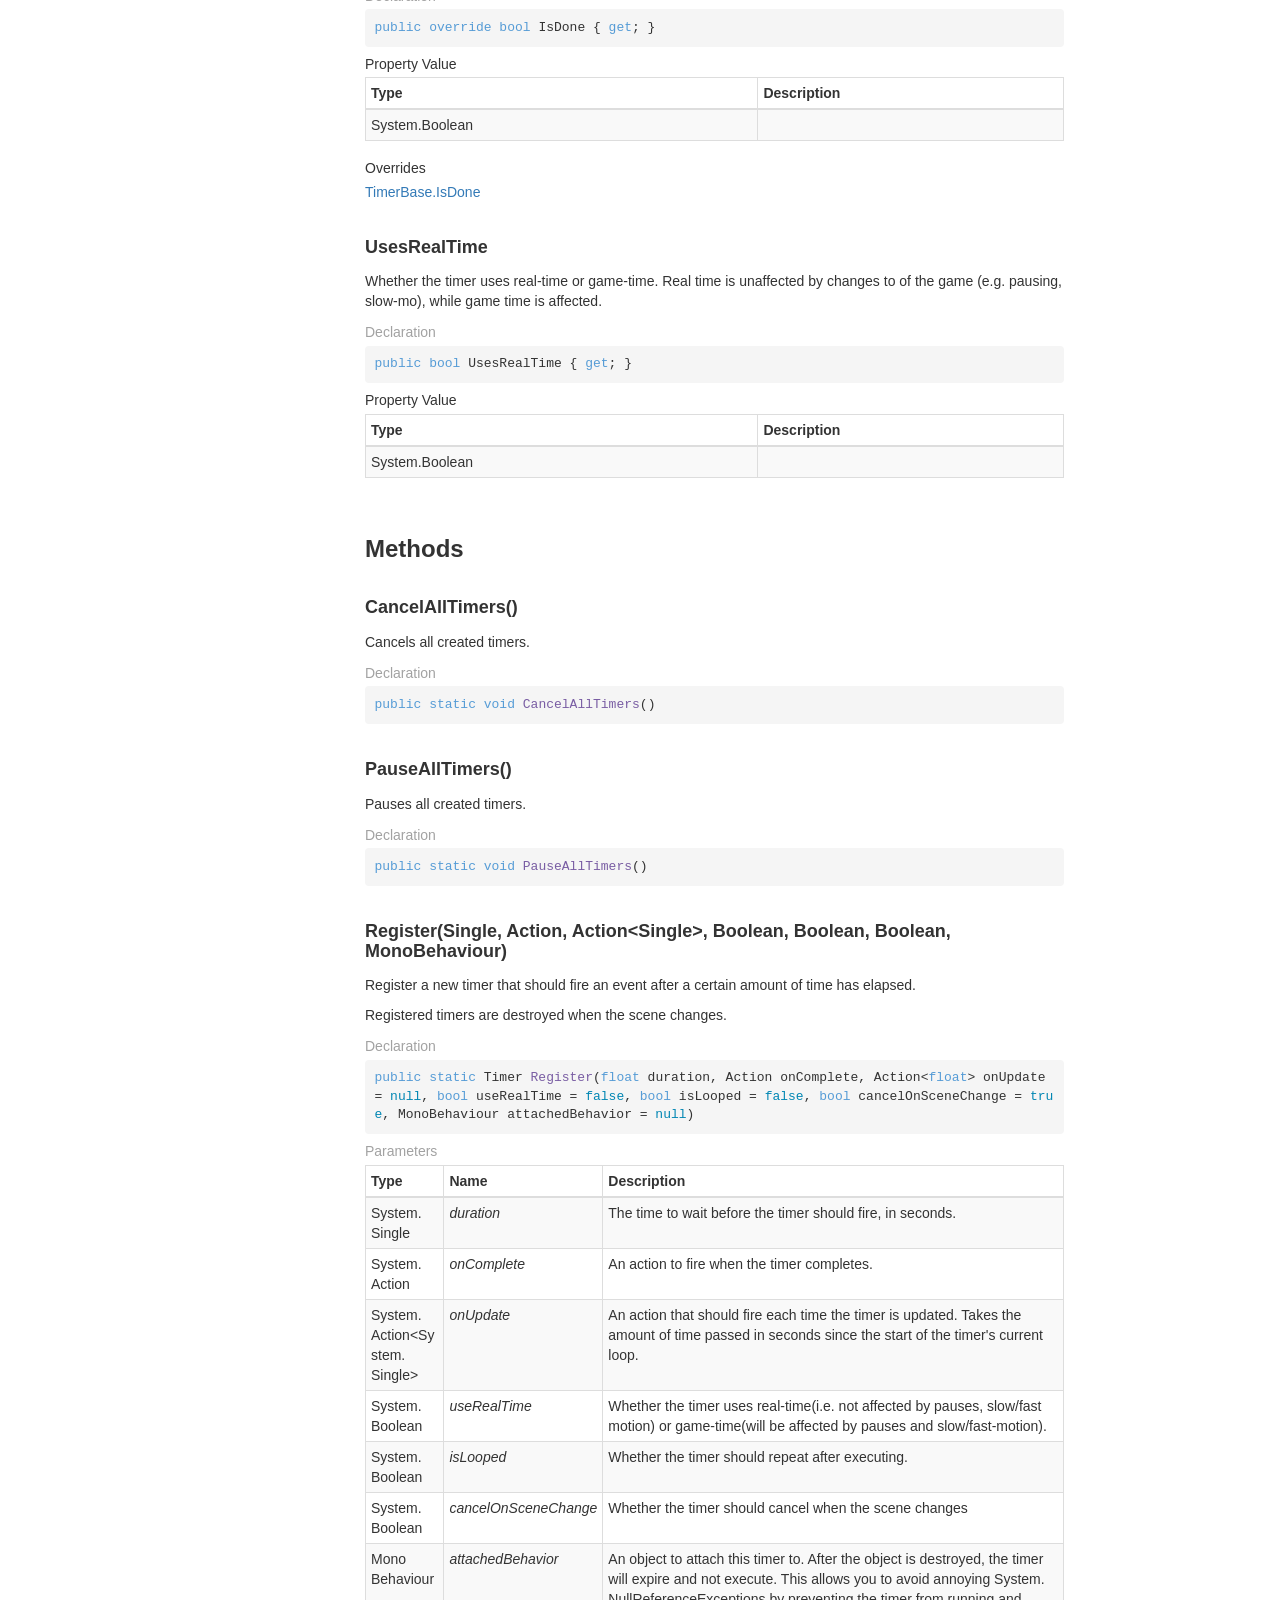
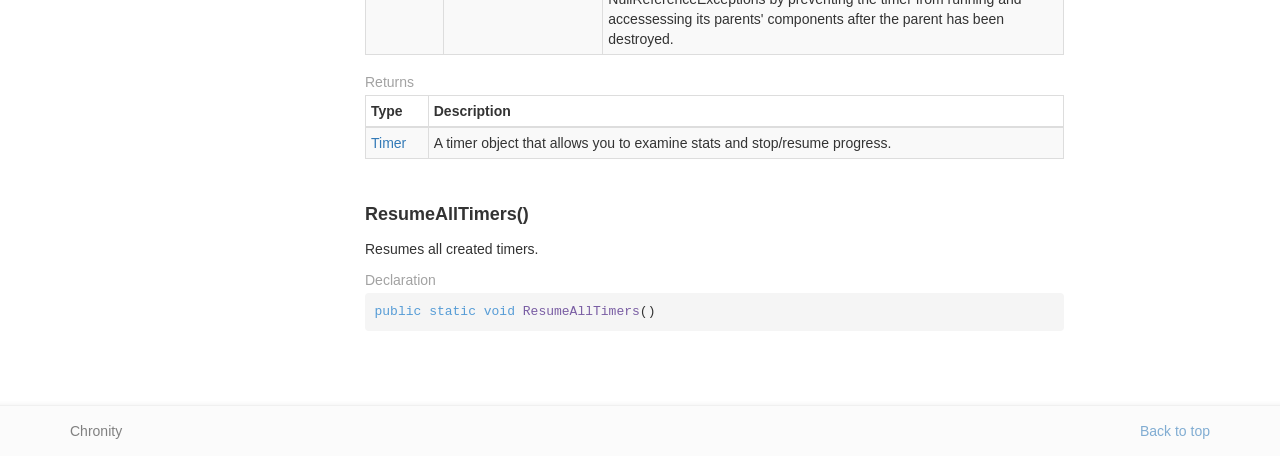
<file: api/Chronity.Timer.html>
﻿<!DOCTYPE html>
<!--[if IE]><![endif]-->
<html>
  
  <head>
    <meta charset="utf-8">
    <meta http-equiv="X-UA-Compatible" content="IE=edge,chrome=1">
    <title>Class Timer
   | Chronity </title>
    <meta name="viewport" content="width=device-width">
    <meta name="title" content="Class Timer
   | Chronity ">
    <meta name="generator" content="docfx 2.56.7.0">
    
    <link rel="shortcut icon" href="../favicon.ico">
    <link rel="stylesheet" href="../styles/docfx.vendor.css">
    <link rel="stylesheet" href="../styles/docfx.css">
    <link rel="stylesheet" href="../styles/main.css">
    <meta property="docfx:navrel" content="../toc.html">
    <meta property="docfx:tocrel" content="toc.html">
    
    <meta property="docfx:rel" content="../">
    
  </head>
  <body data-spy="scroll" data-target="#affix" data-offset="120">
    <div id="wrapper">
      <header>
        
        <nav id="autocollapse" class="navbar navbar-inverse ng-scope" role="navigation">
          <div class="container">
            <div class="navbar-header">
              <button type="button" class="navbar-toggle" data-toggle="collapse" data-target="#navbar">
                <span class="sr-only">Toggle navigation</span>
                <span class="icon-bar"></span>
                <span class="icon-bar"></span>
                <span class="icon-bar"></span>
              </button>
              
              <a class="navbar-brand" href="../index.html">
                <img id="logo" class="svg" src="../logo.svg" alt="">
              </a>
            </div>
            <div class="collapse navbar-collapse" id="navbar">
              <form class="navbar-form navbar-right" role="search" id="search">
                <div class="form-group">
                  <input type="text" class="form-control" id="search-query" placeholder="Search" autocomplete="off">
                </div>
              </form>
            </div>
          </div>
        </nav>
        
        <div class="subnav navbar navbar-default">
          <div class="container hide-when-search" id="breadcrumb">
            <ul class="breadcrumb">
              <li></li>
            </ul>
          </div>
        </div>
      </header>
      <div class="container body-content">
        
        <div id="search-results">
          <div class="search-list">Search Results for <span></span></div>
          <div class="sr-items">
            <p><i class="glyphicon glyphicon-refresh index-loading"></i></p>
          </div>
          <ul id="pagination" data-first="First" data-prev="Previous" data-next="Next" data-last="Last"></ul>
        </div>
      </div>
      <div role="main" class="container body-content hide-when-search">
        
        <div class="sidenav hide-when-search">
          <a class="btn toc-toggle collapse" data-toggle="collapse" href="#sidetoggle" aria-expanded="false" aria-controls="sidetoggle">Show / Hide Table of Contents</a>
          <div class="sidetoggle collapse" id="sidetoggle">
            <div id="sidetoc"></div>
          </div>
        </div>
        <div class="article row grid-right">
          <div class="col-md-10">
            <article class="content wrap" id="_content" data-uid="Chronity.Timer">
  
  
  <h1 id="Chronity_Timer" data-uid="Chronity.Timer" class="text-break">Class Timer
  </h1>
  <div class="markdown level0 summary"><p>Allows you to run events <strong>during runtime</strong> on a delay without the use of <see cref="!:Coroutine"></see>
or <see cref="!:MonoBehaviour"></see>.</p>
<p>To create and start a Timer, use the <a class="xref" href="Chronity.Timer.html#Chronity_Timer_Register_System_Single_System_Action_System_Action_System_Single__System_Boolean_System_Boolean_System_Boolean_MonoBehaviour_">Register(Single, Action, Action&lt;Single&gt;, Boolean, Boolean, Boolean, MonoBehaviour)</a> method.</p>
</div>
  <div class="markdown level0 conceptual"></div>
  <div class="inheritance">
    <h5>Inheritance</h5>
    <div class="level0"><span class="xref">System.Object</span></div>
    <div class="level1"><a class="xref" href="Chronity.TimerBase.html">TimerBase</a></div>
    <div class="level2"><span class="xref">Timer</span></div>
  </div>
  <div class="inheritedMembers">
    <h5>Inherited Members</h5>
    <div>
      <a class="xref" href="Chronity.TimerBase.html#Chronity_TimerBase_Pause">TimerBase.Pause()</a>
    </div>
    <div>
      <a class="xref" href="Chronity.TimerBase.html#Chronity_TimerBase_Resume">TimerBase.Resume()</a>
    </div>
    <div>
      <a class="xref" href="Chronity.TimerBase.html#Chronity_TimerBase_Cancel">TimerBase.Cancel()</a>
    </div>
    <div>
      <a class="xref" href="Chronity.TimerBase.html#Chronity_TimerBase_IsCanceled">TimerBase.IsCanceled</a>
    </div>
    <div>
      <a class="xref" href="Chronity.TimerBase.html#Chronity_TimerBase_IsCompleted">TimerBase.IsCompleted</a>
    </div>
    <div>
      <a class="xref" href="Chronity.TimerBase.html#Chronity_TimerBase_Duration">TimerBase.Duration</a>
    </div>
    <div>
      <a class="xref" href="Chronity.TimerBase.html#Chronity_TimerBase_IsLooped">TimerBase.IsLooped</a>
    </div>
    <div>
      <a class="xref" href="Chronity.TimerBase.html#Chronity_TimerBase_IsPaused">TimerBase.IsPaused</a>
    </div>
    <div>
      <a class="xref" href="Chronity.TimerBase.html#Chronity_TimerBase_TimeElapsed">TimerBase.TimeElapsed</a>
    </div>
    <div>
      <a class="xref" href="Chronity.TimerBase.html#Chronity_TimerBase_TimeRemaining">TimerBase.TimeRemaining</a>
    </div>
    <div>
      <a class="xref" href="Chronity.TimerBase.html#Chronity_TimerBase_RatioComplete">TimerBase.RatioComplete</a>
    </div>
    <div>
      <a class="xref" href="Chronity.TimerBase.html#Chronity_TimerBase_RatioRemaining">TimerBase.RatioRemaining</a>
    </div>
    <div>
      <a class="xref" href="Chronity.TimerBase.html#Chronity_TimerBase_Update">TimerBase.Update()</a>
    </div>
    <div>
      <a class="xref" href="Chronity.TimerBase.html#Chronity_TimerBase_HandlePause">TimerBase.HandlePause()</a>
    </div>
    <div>
      <a class="xref" href="Chronity.TimerBase.html#Chronity_TimerBase_CheckTime">TimerBase.CheckTime()</a>
    </div>
    <div>
      <a class="xref" href="Chronity.TimerBase.html#Chronity_TimerBase_HandleUpdate">TimerBase.HandleUpdate()</a>
    </div>
    <div>
      <a class="xref" href="Chronity.TimerBase.html#Chronity_TimerBase_TimeDelta">TimerBase.TimeDelta</a>
    </div>
    <div>
      <a class="xref" href="Chronity.TimerBase.html#Chronity_TimerBase__onComplete">TimerBase._onComplete</a>
    </div>
    <div>
      <a class="xref" href="Chronity.TimerBase.html#Chronity_TimerBase__onUpdate">TimerBase._onUpdate</a>
    </div>
    <div>
      <a class="xref" href="Chronity.TimerBase.html#Chronity_TimerBase__startTime">TimerBase._startTime</a>
    </div>
    <div>
      <a class="xref" href="Chronity.TimerBase.html#Chronity_TimerBase__lastTime">TimerBase._lastTime</a>
    </div>
    <div>
      <a class="xref" href="Chronity.TimerBase.html#Chronity_TimerBase__endTime">TimerBase._endTime</a>
    </div>
    <div>
      <span class="xref">System.Object.Equals(System.Object)</span>
    </div>
    <div>
      <span class="xref">System.Object.Equals(System.Object, System.Object)</span>
    </div>
    <div>
      <span class="xref">System.Object.GetHashCode()</span>
    </div>
    <div>
      <span class="xref">System.Object.GetType()</span>
    </div>
    <div>
      <span class="xref">System.Object.MemberwiseClone()</span>
    </div>
    <div>
      <span class="xref">System.Object.ToString()</span>
    </div>
    <div>
      <span class="xref">System.Object.ReferenceEquals(System.Object, System.Object)</span>
    </div>
  </div>
  <h6><strong>Namespace</strong>: <a class="xref" href="Chronity.html">Chronity</a></h6>
  <h6><strong>Assembly</strong>: cs.temp.dll.dll</h6>
  <h5 id="Chronity_Timer_syntax">Syntax</h5>
  <div class="codewrapper">
    <pre><code class="lang-csharp hljs">public class Timer : TimerBase</code></pre>
  </div>
  <h3 id="constructors">Constructors
  </h3>
  
  
  <a id="Chronity_Timer__ctor_" data-uid="Chronity.Timer.#ctor*"></a>
  <h4 id="Chronity_Timer__ctor_System_Single_System_Action_System_Action_System_Single__System_Boolean_System_Boolean_System_Boolean_MonoBehaviour_" data-uid="Chronity.Timer.#ctor(System.Single,System.Action,System.Action{System.Single},System.Boolean,System.Boolean,System.Boolean,MonoBehaviour)">Timer(Single, Action, Action&lt;Single&gt;, Boolean, Boolean, Boolean, MonoBehaviour)</h4>
  <div class="markdown level1 summary"></div>
  <div class="markdown level1 conceptual"></div>
  <h5 class="decalaration">Declaration</h5>
  <div class="codewrapper">
    <pre><code class="lang-csharp hljs">protected Timer(float duration, Action onComplete, Action&lt;float&gt; onUpdate, bool usesRealTime = false, bool isLooped = false, bool cancelOnSceneChange = true, MonoBehaviour attachedBehavior = null)</code></pre>
  </div>
  <h5 class="parameters">Parameters</h5>
  <table class="table table-bordered table-striped table-condensed">
    <thead>
      <tr>
        <th>Type</th>
        <th>Name</th>
        <th>Description</th>
      </tr>
    </thead>
    <tbody>
      <tr>
        <td><span class="xref">System.Single</span></td>
        <td><span class="parametername">duration</span></td>
        <td></td>
      </tr>
      <tr>
        <td><span class="xref">System.Action</span></td>
        <td><span class="parametername">onComplete</span></td>
        <td></td>
      </tr>
      <tr>
        <td><span class="xref">System.Action</span>&lt;<span class="xref">System.Single</span>&gt;</td>
        <td><span class="parametername">onUpdate</span></td>
        <td></td>
      </tr>
      <tr>
        <td><span class="xref">System.Boolean</span></td>
        <td><span class="parametername">usesRealTime</span></td>
        <td></td>
      </tr>
      <tr>
        <td><span class="xref">System.Boolean</span></td>
        <td><span class="parametername">isLooped</span></td>
        <td></td>
      </tr>
      <tr>
        <td><span class="xref">System.Boolean</span></td>
        <td><span class="parametername">cancelOnSceneChange</span></td>
        <td></td>
      </tr>
      <tr>
        <td><span class="xref">MonoBehaviour</span></td>
        <td><span class="parametername">attachedBehavior</span></td>
        <td></td>
      </tr>
    </tbody>
  </table>
  <h3 id="fields">Fields
  </h3>
  
  
  <h4 id="Chronity_Timer__hasAttachedBehavior" data-uid="Chronity.Timer._hasAttachedBehavior">_hasAttachedBehavior</h4>
  <div class="markdown level1 summary"></div>
  <div class="markdown level1 conceptual"></div>
  <h5 class="decalaration">Declaration</h5>
  <div class="codewrapper">
    <pre><code class="lang-csharp hljs">readonly bool _hasAttachedBehavior</code></pre>
  </div>
  <h5 class="fieldValue">Field Value</h5>
  <table class="table table-bordered table-striped table-condensed">
    <thead>
      <tr>
        <th>Type</th>
        <th>Description</th>
      </tr>
    </thead>
    <tbody>
      <tr>
        <td><span class="xref">System.Boolean</span></td>
        <td></td>
      </tr>
    </tbody>
  </table>
  <h3 id="properties">Properties
  </h3>
  
  
  <a id="Chronity_Timer_AttachedBehavior_" data-uid="Chronity.Timer.AttachedBehavior*"></a>
  <h4 id="Chronity_Timer_AttachedBehavior" data-uid="Chronity.Timer.AttachedBehavior">AttachedBehavior</h4>
  <div class="markdown level1 summary"><p>The <see cref="!:MonoBehaviour"></see> the timer is attached to.</p>
</div>
  <div class="markdown level1 conceptual"></div>
  <h5 class="decalaration">Declaration</h5>
  <div class="codewrapper">
    <pre><code class="lang-csharp hljs">public MonoBehaviour AttachedBehavior { get; }</code></pre>
  </div>
  <h5 class="propertyValue">Property Value</h5>
  <table class="table table-bordered table-striped table-condensed">
    <thead>
      <tr>
        <th>Type</th>
        <th>Description</th>
      </tr>
    </thead>
    <tbody>
      <tr>
        <td><span class="xref">MonoBehaviour</span></td>
        <td></td>
      </tr>
    </tbody>
  </table>
  
  
  <a id="Chronity_Timer_AttachedBehaviorDestroyed_" data-uid="Chronity.Timer.AttachedBehaviorDestroyed*"></a>
  <h4 id="Chronity_Timer_AttachedBehaviorDestroyed" data-uid="Chronity.Timer.AttachedBehaviorDestroyed">AttachedBehaviorDestroyed</h4>
  <div class="markdown level1 summary"></div>
  <div class="markdown level1 conceptual"></div>
  <h5 class="decalaration">Declaration</h5>
  <div class="codewrapper">
    <pre><code class="lang-csharp hljs">bool AttachedBehaviorDestroyed
{
}</code></pre>
  </div>
  <h5 class="propertyValue">Property Value</h5>
  <table class="table table-bordered table-striped table-condensed">
    <thead>
      <tr>
        <th>Type</th>
        <th>Description</th>
      </tr>
    </thead>
    <tbody>
      <tr>
        <td><span class="xref">System.Boolean</span></td>
        <td></td>
      </tr>
    </tbody>
  </table>
  
  
  <a id="Chronity_Timer_CancelOnSceneChange_" data-uid="Chronity.Timer.CancelOnSceneChange*"></a>
  <h4 id="Chronity_Timer_CancelOnSceneChange" data-uid="Chronity.Timer.CancelOnSceneChange">CancelOnSceneChange</h4>
  <div class="markdown level1 summary"><p>Whether the timer should be destroyed when scene changes.</p>
</div>
  <div class="markdown level1 conceptual"></div>
  <h5 class="decalaration">Declaration</h5>
  <div class="codewrapper">
    <pre><code class="lang-csharp hljs">public bool CancelOnSceneChange { get; }</code></pre>
  </div>
  <h5 class="propertyValue">Property Value</h5>
  <table class="table table-bordered table-striped table-condensed">
    <thead>
      <tr>
        <th>Type</th>
        <th>Description</th>
      </tr>
    </thead>
    <tbody>
      <tr>
        <td><span class="xref">System.Boolean</span></td>
        <td></td>
      </tr>
    </tbody>
  </table>
  
  
  <a id="Chronity_Timer_CurrentTime_" data-uid="Chronity.Timer.CurrentTime*"></a>
  <h4 id="Chronity_Timer_CurrentTime" data-uid="Chronity.Timer.CurrentTime">CurrentTime</h4>
  <div class="markdown level1 summary"></div>
  <div class="markdown level1 conceptual"></div>
  <h5 class="decalaration">Declaration</h5>
  <div class="codewrapper">
    <pre><code class="lang-csharp hljs">protected override float CurrentTime { get; }</code></pre>
  </div>
  <h5 class="propertyValue">Property Value</h5>
  <table class="table table-bordered table-striped table-condensed">
    <thead>
      <tr>
        <th>Type</th>
        <th>Description</th>
      </tr>
    </thead>
    <tbody>
      <tr>
        <td><span class="xref">System.Single</span></td>
        <td></td>
      </tr>
    </tbody>
  </table>
  <h5 class="overrides">Overrides</h5>
  <div><a class="xref" href="Chronity.TimerBase.html#Chronity_TimerBase_CurrentTime">TimerBase.CurrentTime</a></div>
  
  
  <a id="Chronity_Timer_IsDone_" data-uid="Chronity.Timer.IsDone*"></a>
  <h4 id="Chronity_Timer_IsDone" data-uid="Chronity.Timer.IsDone">IsDone</h4>
  <div class="markdown level1 summary"></div>
  <div class="markdown level1 conceptual"></div>
  <h5 class="decalaration">Declaration</h5>
  <div class="codewrapper">
    <pre><code class="lang-csharp hljs">public override bool IsDone { get; }</code></pre>
  </div>
  <h5 class="propertyValue">Property Value</h5>
  <table class="table table-bordered table-striped table-condensed">
    <thead>
      <tr>
        <th>Type</th>
        <th>Description</th>
      </tr>
    </thead>
    <tbody>
      <tr>
        <td><span class="xref">System.Boolean</span></td>
        <td></td>
      </tr>
    </tbody>
  </table>
  <h5 class="overrides">Overrides</h5>
  <div><a class="xref" href="Chronity.TimerBase.html#Chronity_TimerBase_IsDone">TimerBase.IsDone</a></div>
  
  
  <a id="Chronity_Timer_UsesRealTime_" data-uid="Chronity.Timer.UsesRealTime*"></a>
  <h4 id="Chronity_Timer_UsesRealTime" data-uid="Chronity.Timer.UsesRealTime">UsesRealTime</h4>
  <div class="markdown level1 summary"><p>Whether the timer uses real-time or game-time. Real time is unaffected by changes to <see cref="!:Time.timeScale"></see>
of the game (e.g. pausing, slow-mo), while game time is affected.</p>
</div>
  <div class="markdown level1 conceptual"></div>
  <h5 class="decalaration">Declaration</h5>
  <div class="codewrapper">
    <pre><code class="lang-csharp hljs">public bool UsesRealTime { get; }</code></pre>
  </div>
  <h5 class="propertyValue">Property Value</h5>
  <table class="table table-bordered table-striped table-condensed">
    <thead>
      <tr>
        <th>Type</th>
        <th>Description</th>
      </tr>
    </thead>
    <tbody>
      <tr>
        <td><span class="xref">System.Boolean</span></td>
        <td></td>
      </tr>
    </tbody>
  </table>
  <h3 id="methods">Methods
  </h3>
  
  
  <a id="Chronity_Timer_CancelAllTimers_" data-uid="Chronity.Timer.CancelAllTimers*"></a>
  <h4 id="Chronity_Timer_CancelAllTimers" data-uid="Chronity.Timer.CancelAllTimers">CancelAllTimers()</h4>
  <div class="markdown level1 summary"><p>Cancels all created timers.</p>
</div>
  <div class="markdown level1 conceptual"></div>
  <h5 class="decalaration">Declaration</h5>
  <div class="codewrapper">
    <pre><code class="lang-csharp hljs">public static void CancelAllTimers()</code></pre>
  </div>
  
  
  <a id="Chronity_Timer_PauseAllTimers_" data-uid="Chronity.Timer.PauseAllTimers*"></a>
  <h4 id="Chronity_Timer_PauseAllTimers" data-uid="Chronity.Timer.PauseAllTimers">PauseAllTimers()</h4>
  <div class="markdown level1 summary"><p>Pauses all created timers.</p>
</div>
  <div class="markdown level1 conceptual"></div>
  <h5 class="decalaration">Declaration</h5>
  <div class="codewrapper">
    <pre><code class="lang-csharp hljs">public static void PauseAllTimers()</code></pre>
  </div>
  
  
  <a id="Chronity_Timer_Register_" data-uid="Chronity.Timer.Register*"></a>
  <h4 id="Chronity_Timer_Register_System_Single_System_Action_System_Action_System_Single__System_Boolean_System_Boolean_System_Boolean_MonoBehaviour_" data-uid="Chronity.Timer.Register(System.Single,System.Action,System.Action{System.Single},System.Boolean,System.Boolean,System.Boolean,MonoBehaviour)">Register(Single, Action, Action&lt;Single&gt;, Boolean, Boolean, Boolean, MonoBehaviour)</h4>
  <div class="markdown level1 summary"><p>Register a new timer that should fire an event after a certain amount of time
has elapsed.</p>
<p>Registered timers are destroyed when the scene changes.</p>
</div>
  <div class="markdown level1 conceptual"></div>
  <h5 class="decalaration">Declaration</h5>
  <div class="codewrapper">
    <pre><code class="lang-csharp hljs">public static Timer Register(float duration, Action onComplete, Action&lt;float&gt; onUpdate = null, bool useRealTime = false, bool isLooped = false, bool cancelOnSceneChange = true, MonoBehaviour attachedBehavior = null)</code></pre>
  </div>
  <h5 class="parameters">Parameters</h5>
  <table class="table table-bordered table-striped table-condensed">
    <thead>
      <tr>
        <th>Type</th>
        <th>Name</th>
        <th>Description</th>
      </tr>
    </thead>
    <tbody>
      <tr>
        <td><span class="xref">System.Single</span></td>
        <td><span class="parametername">duration</span></td>
        <td><p>The time to wait before the timer should fire, in seconds.</p>
</td>
      </tr>
      <tr>
        <td><span class="xref">System.Action</span></td>
        <td><span class="parametername">onComplete</span></td>
        <td><p>An action to fire when the timer completes.</p>
</td>
      </tr>
      <tr>
        <td><span class="xref">System.Action</span>&lt;<span class="xref">System.Single</span>&gt;</td>
        <td><span class="parametername">onUpdate</span></td>
        <td><p>An action that should fire each time the timer is updated. Takes the amount
of time passed in seconds since the start of the timer's current loop.</p>
</td>
      </tr>
      <tr>
        <td><span class="xref">System.Boolean</span></td>
        <td><span class="parametername">useRealTime</span></td>
        <td><p>Whether the timer uses real-time(i.e. not affected by pauses,
slow/fast motion) or game-time(will be affected by pauses and slow/fast-motion).</p>
</td>
      </tr>
      <tr>
        <td><span class="xref">System.Boolean</span></td>
        <td><span class="parametername">isLooped</span></td>
        <td><p>Whether the timer should repeat after executing.</p>
</td>
      </tr>
      <tr>
        <td><span class="xref">System.Boolean</span></td>
        <td><span class="parametername">cancelOnSceneChange</span></td>
        <td><p>Whether the timer should cancel when the scene changes</p>
</td>
      </tr>
      <tr>
        <td><span class="xref">MonoBehaviour</span></td>
        <td><span class="parametername">attachedBehavior</span></td>
        <td><p>An object to attach this timer to. After the object is destroyed,
the timer will expire and not execute. This allows you to avoid annoying <span class="xref">System.NullReferenceException</span>s
by preventing the timer from running and accessessing its parents' components
after the parent has been destroyed.</p>
</td>
      </tr>
    </tbody>
  </table>
  <h5 class="returns">Returns</h5>
  <table class="table table-bordered table-striped table-condensed">
    <thead>
      <tr>
        <th>Type</th>
        <th>Description</th>
      </tr>
    </thead>
    <tbody>
      <tr>
        <td><a class="xref" href="Chronity.Timer.html">Timer</a></td>
        <td><p>A timer object that allows you to examine stats and stop/resume progress.</p>
</td>
      </tr>
    </tbody>
  </table>
  
  
  <a id="Chronity_Timer_ResumeAllTimers_" data-uid="Chronity.Timer.ResumeAllTimers*"></a>
  <h4 id="Chronity_Timer_ResumeAllTimers" data-uid="Chronity.Timer.ResumeAllTimers">ResumeAllTimers()</h4>
  <div class="markdown level1 summary"><p>Resumes all created timers.</p>
</div>
  <div class="markdown level1 conceptual"></div>
  <h5 class="decalaration">Declaration</h5>
  <div class="codewrapper">
    <pre><code class="lang-csharp hljs">public static void ResumeAllTimers()</code></pre>
  </div>
</article>
          </div>
          
          <div class="hidden-sm col-md-2" role="complementary">
            <div class="sideaffix">
              <div class="contribution">
                <ul class="nav">
                </ul>
              </div>
              <nav class="bs-docs-sidebar hidden-print hidden-xs hidden-sm affix" id="affix">
                <h5>In This Article</h5>
                <div></div>
              </nav>
            </div>
          </div>
        </div>
      </div>
      
      <footer>
        <div class="grad-bottom"></div>
        <div class="footer">
          <div class="container">
            <span class="pull-right">
              <a href="#top">Back to top</a>
            </span>
            Chronity
            
          </div>
        </div>
      </footer>
    </div>
    
    <script type="text/javascript" src="../styles/docfx.vendor.js"></script>
    <script type="text/javascript" src="../styles/docfx.js"></script>
    <script type="text/javascript" src="../styles/main.js"></script>
  </body>
</html>
</file>
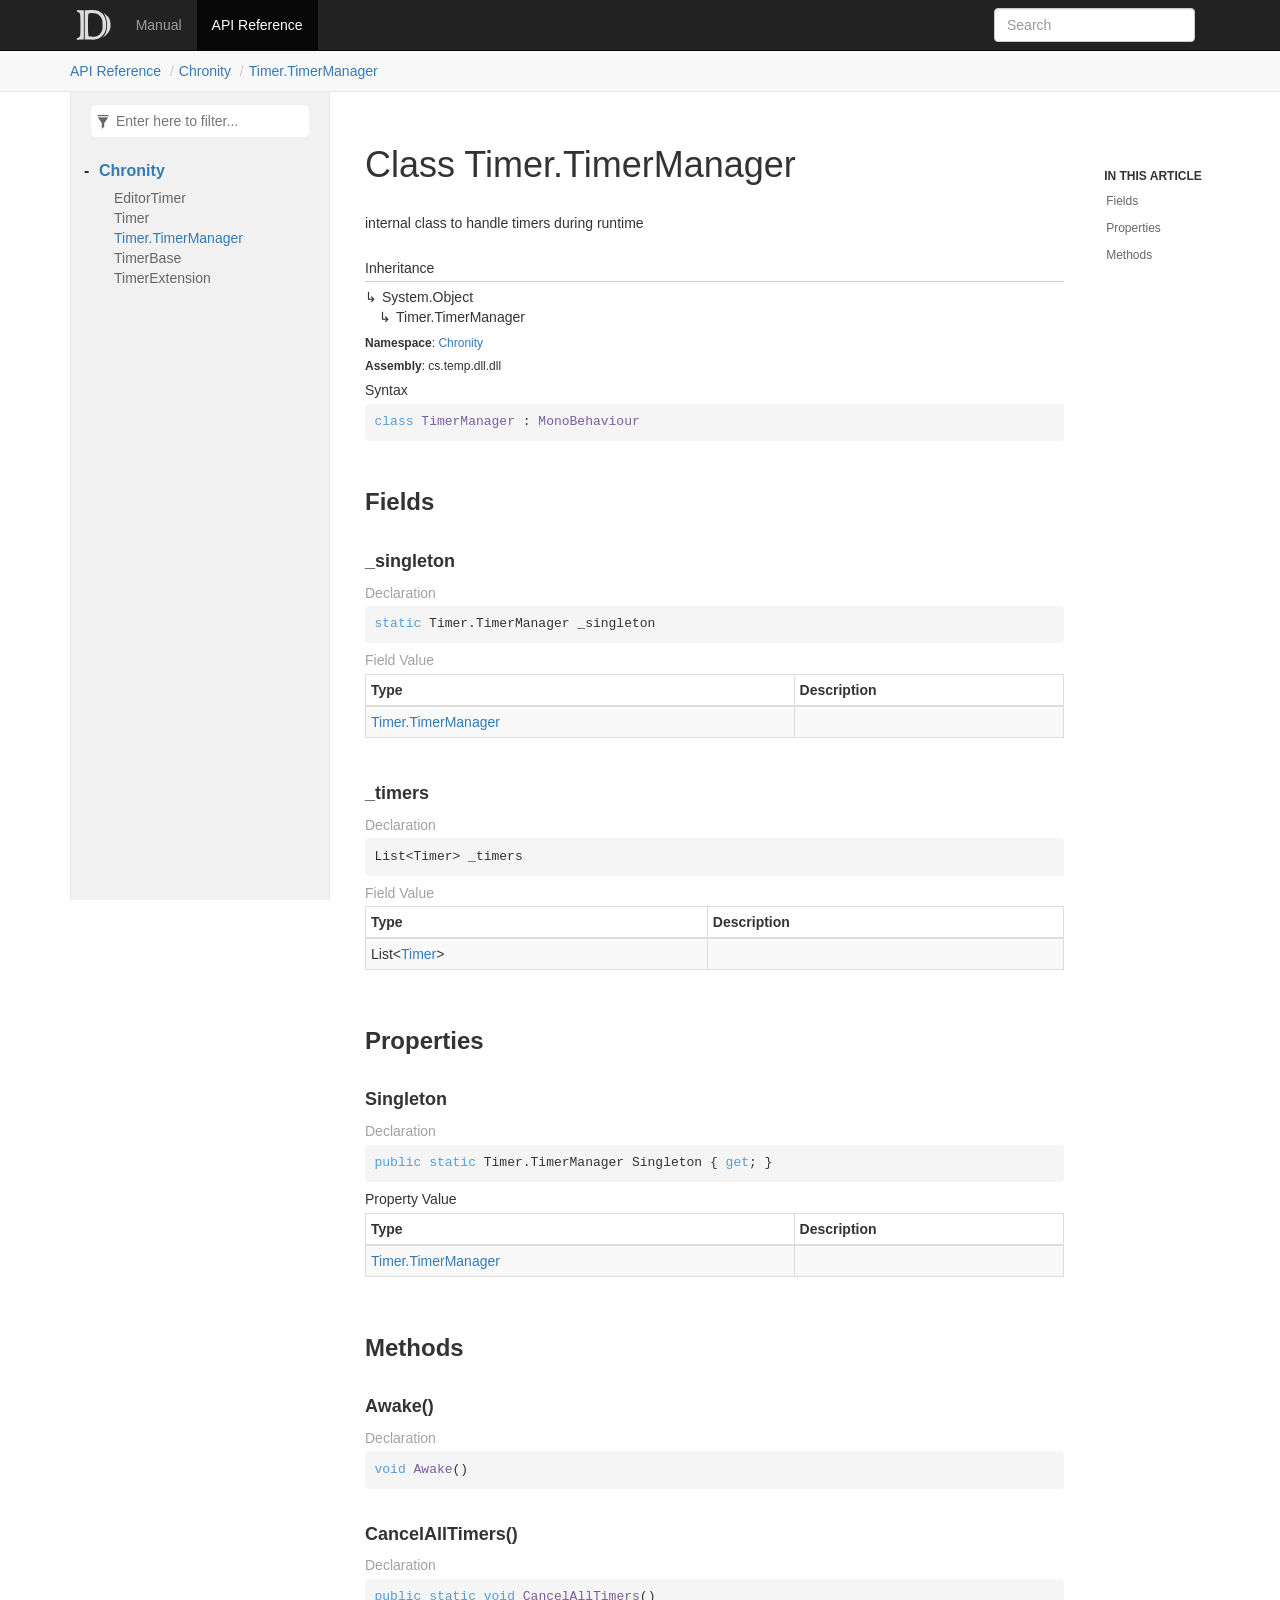
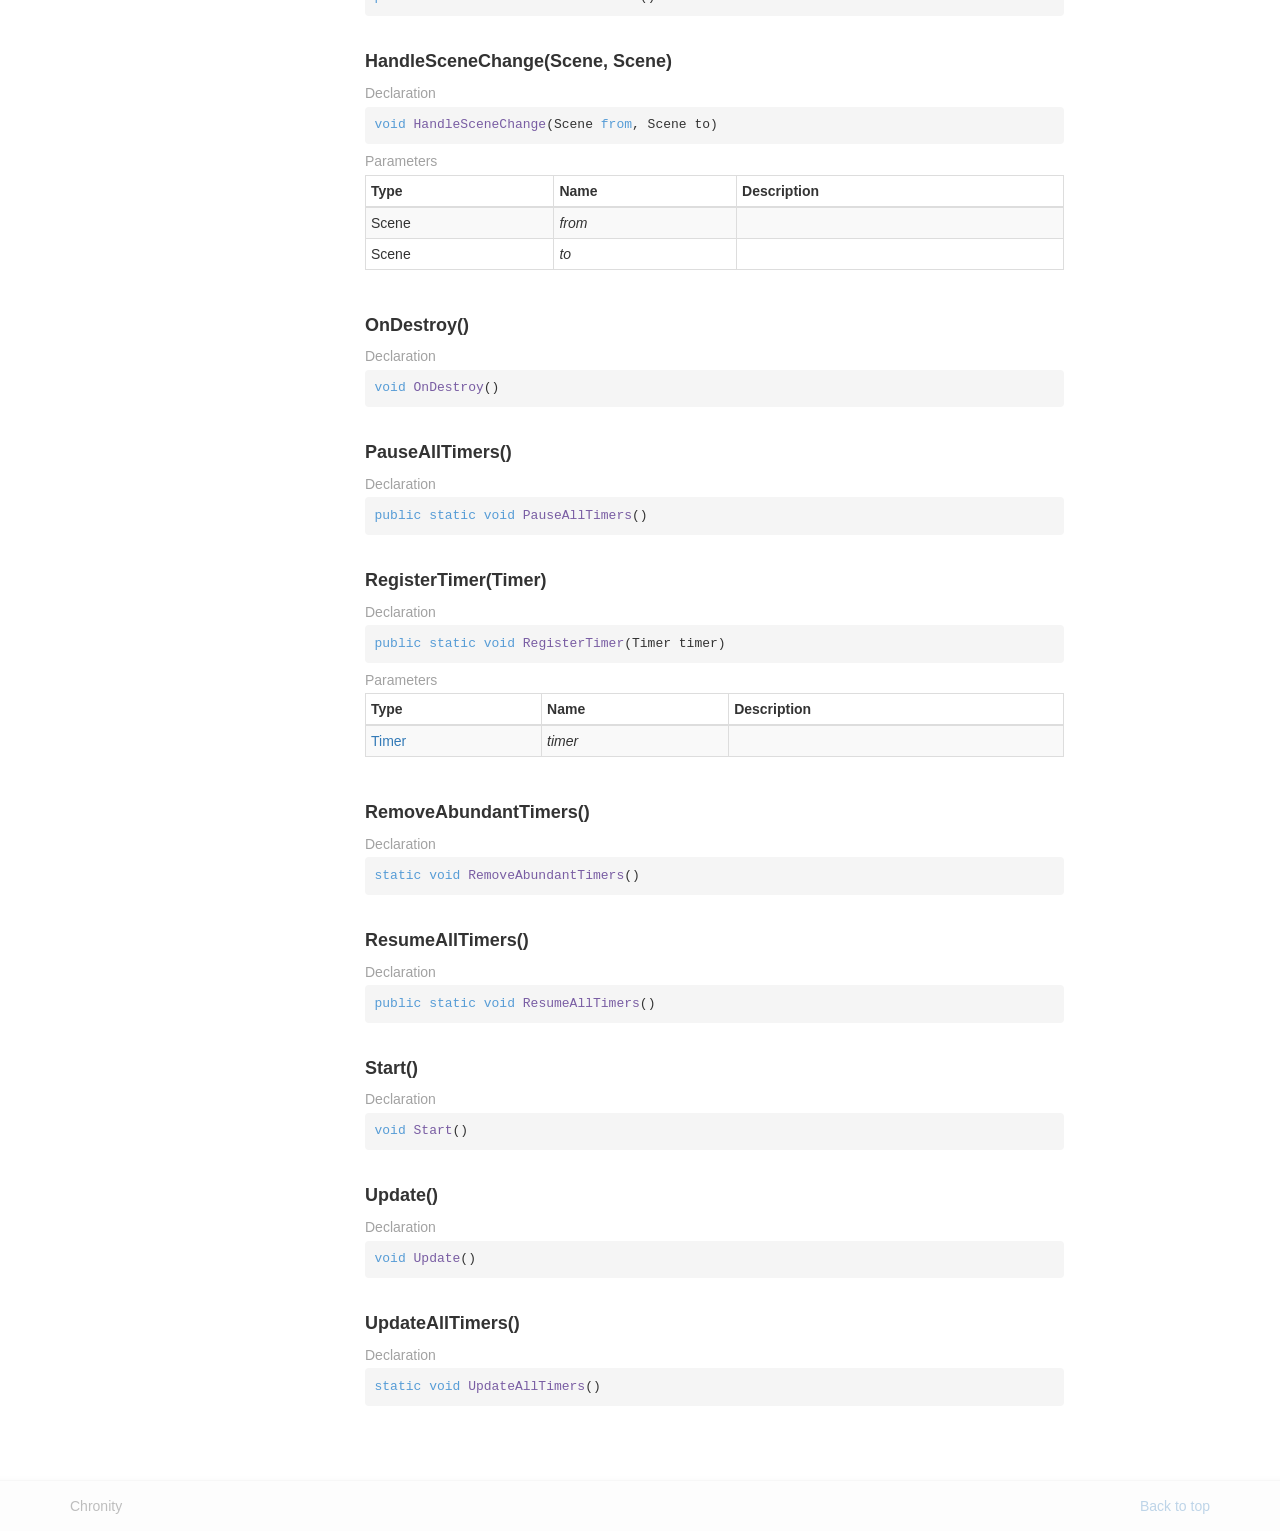
<file: api/Chronity.Timer.TimerManager.html>
﻿<!DOCTYPE html>
<!--[if IE]><![endif]-->
<html>
  
  <head>
    <meta charset="utf-8">
    <meta http-equiv="X-UA-Compatible" content="IE=edge,chrome=1">
    <title>Class Timer.TimerManager
   | Chronity </title>
    <meta name="viewport" content="width=device-width">
    <meta name="title" content="Class Timer.TimerManager
   | Chronity ">
    <meta name="generator" content="docfx 2.56.7.0">
    
    <link rel="shortcut icon" href="../favicon.ico">
    <link rel="stylesheet" href="../styles/docfx.vendor.css">
    <link rel="stylesheet" href="../styles/docfx.css">
    <link rel="stylesheet" href="../styles/main.css">
    <meta property="docfx:navrel" content="../toc.html">
    <meta property="docfx:tocrel" content="toc.html">
    
    <meta property="docfx:rel" content="../">
    
  </head>
  <body data-spy="scroll" data-target="#affix" data-offset="120">
    <div id="wrapper">
      <header>
        
        <nav id="autocollapse" class="navbar navbar-inverse ng-scope" role="navigation">
          <div class="container">
            <div class="navbar-header">
              <button type="button" class="navbar-toggle" data-toggle="collapse" data-target="#navbar">
                <span class="sr-only">Toggle navigation</span>
                <span class="icon-bar"></span>
                <span class="icon-bar"></span>
                <span class="icon-bar"></span>
              </button>
              
              <a class="navbar-brand" href="../index.html">
                <img id="logo" class="svg" src="../logo.svg" alt="">
              </a>
            </div>
            <div class="collapse navbar-collapse" id="navbar">
              <form class="navbar-form navbar-right" role="search" id="search">
                <div class="form-group">
                  <input type="text" class="form-control" id="search-query" placeholder="Search" autocomplete="off">
                </div>
              </form>
            </div>
          </div>
        </nav>
        
        <div class="subnav navbar navbar-default">
          <div class="container hide-when-search" id="breadcrumb">
            <ul class="breadcrumb">
              <li></li>
            </ul>
          </div>
        </div>
      </header>
      <div class="container body-content">
        
        <div id="search-results">
          <div class="search-list">Search Results for <span></span></div>
          <div class="sr-items">
            <p><i class="glyphicon glyphicon-refresh index-loading"></i></p>
          </div>
          <ul id="pagination" data-first="First" data-prev="Previous" data-next="Next" data-last="Last"></ul>
        </div>
      </div>
      <div role="main" class="container body-content hide-when-search">
        
        <div class="sidenav hide-when-search">
          <a class="btn toc-toggle collapse" data-toggle="collapse" href="#sidetoggle" aria-expanded="false" aria-controls="sidetoggle">Show / Hide Table of Contents</a>
          <div class="sidetoggle collapse" id="sidetoggle">
            <div id="sidetoc"></div>
          </div>
        </div>
        <div class="article row grid-right">
          <div class="col-md-10">
            <article class="content wrap" id="_content" data-uid="Chronity.Timer.TimerManager">
  
  
  <h1 id="Chronity_Timer_TimerManager" data-uid="Chronity.Timer.TimerManager" class="text-break">Class Timer.TimerManager
  </h1>
  <div class="markdown level0 summary"><p>internal class to handle timers during runtime</p>
</div>
  <div class="markdown level0 conceptual"></div>
  <div class="inheritance">
    <h5>Inheritance</h5>
    <div class="level0"><span class="xref">System.Object</span></div>
    <div class="level1"><span class="xref">Timer.TimerManager</span></div>
  </div>
  <h6><strong>Namespace</strong>: <a class="xref" href="Chronity.html">Chronity</a></h6>
  <h6><strong>Assembly</strong>: cs.temp.dll.dll</h6>
  <h5 id="Chronity_Timer_TimerManager_syntax">Syntax</h5>
  <div class="codewrapper">
    <pre><code class="lang-csharp hljs">class TimerManager : MonoBehaviour</code></pre>
  </div>
  <h3 id="fields">Fields
  </h3>
  
  
  <h4 id="Chronity_Timer_TimerManager__singleton" data-uid="Chronity.Timer.TimerManager._singleton">_singleton</h4>
  <div class="markdown level1 summary"></div>
  <div class="markdown level1 conceptual"></div>
  <h5 class="decalaration">Declaration</h5>
  <div class="codewrapper">
    <pre><code class="lang-csharp hljs">static Timer.TimerManager _singleton</code></pre>
  </div>
  <h5 class="fieldValue">Field Value</h5>
  <table class="table table-bordered table-striped table-condensed">
    <thead>
      <tr>
        <th>Type</th>
        <th>Description</th>
      </tr>
    </thead>
    <tbody>
      <tr>
        <td><a class="xref" href="Chronity.Timer.TimerManager.html">Timer.TimerManager</a></td>
        <td></td>
      </tr>
    </tbody>
  </table>
  
  
  <h4 id="Chronity_Timer_TimerManager__timers" data-uid="Chronity.Timer.TimerManager._timers">_timers</h4>
  <div class="markdown level1 summary"></div>
  <div class="markdown level1 conceptual"></div>
  <h5 class="decalaration">Declaration</h5>
  <div class="codewrapper">
    <pre><code class="lang-csharp hljs">List&lt;Timer&gt; _timers</code></pre>
  </div>
  <h5 class="fieldValue">Field Value</h5>
  <table class="table table-bordered table-striped table-condensed">
    <thead>
      <tr>
        <th>Type</th>
        <th>Description</th>
      </tr>
    </thead>
    <tbody>
      <tr>
        <td><span class="xref">List</span>&lt;<a class="xref" href="Chronity.Timer.html">Timer</a>&gt;</td>
        <td></td>
      </tr>
    </tbody>
  </table>
  <h3 id="properties">Properties
  </h3>
  
  
  <a id="Chronity_Timer_TimerManager_Singleton_" data-uid="Chronity.Timer.TimerManager.Singleton*"></a>
  <h4 id="Chronity_Timer_TimerManager_Singleton" data-uid="Chronity.Timer.TimerManager.Singleton">Singleton</h4>
  <div class="markdown level1 summary"></div>
  <div class="markdown level1 conceptual"></div>
  <h5 class="decalaration">Declaration</h5>
  <div class="codewrapper">
    <pre><code class="lang-csharp hljs">public static Timer.TimerManager Singleton { get; }</code></pre>
  </div>
  <h5 class="propertyValue">Property Value</h5>
  <table class="table table-bordered table-striped table-condensed">
    <thead>
      <tr>
        <th>Type</th>
        <th>Description</th>
      </tr>
    </thead>
    <tbody>
      <tr>
        <td><a class="xref" href="Chronity.Timer.TimerManager.html">Timer.TimerManager</a></td>
        <td></td>
      </tr>
    </tbody>
  </table>
  <h3 id="methods">Methods
  </h3>
  
  
  <a id="Chronity_Timer_TimerManager_Awake_" data-uid="Chronity.Timer.TimerManager.Awake*"></a>
  <h4 id="Chronity_Timer_TimerManager_Awake" data-uid="Chronity.Timer.TimerManager.Awake">Awake()</h4>
  <div class="markdown level1 summary"></div>
  <div class="markdown level1 conceptual"></div>
  <h5 class="decalaration">Declaration</h5>
  <div class="codewrapper">
    <pre><code class="lang-csharp hljs">void Awake()</code></pre>
  </div>
  
  
  <a id="Chronity_Timer_TimerManager_CancelAllTimers_" data-uid="Chronity.Timer.TimerManager.CancelAllTimers*"></a>
  <h4 id="Chronity_Timer_TimerManager_CancelAllTimers" data-uid="Chronity.Timer.TimerManager.CancelAllTimers">CancelAllTimers()</h4>
  <div class="markdown level1 summary"></div>
  <div class="markdown level1 conceptual"></div>
  <h5 class="decalaration">Declaration</h5>
  <div class="codewrapper">
    <pre><code class="lang-csharp hljs">public static void CancelAllTimers()</code></pre>
  </div>
  
  
  <a id="Chronity_Timer_TimerManager_HandleSceneChange_" data-uid="Chronity.Timer.TimerManager.HandleSceneChange*"></a>
  <h4 id="Chronity_Timer_TimerManager_HandleSceneChange_Scene_Scene_" data-uid="Chronity.Timer.TimerManager.HandleSceneChange(Scene,Scene)">HandleSceneChange(Scene, Scene)</h4>
  <div class="markdown level1 summary"></div>
  <div class="markdown level1 conceptual"></div>
  <h5 class="decalaration">Declaration</h5>
  <div class="codewrapper">
    <pre><code class="lang-csharp hljs">void HandleSceneChange(Scene from, Scene to)</code></pre>
  </div>
  <h5 class="parameters">Parameters</h5>
  <table class="table table-bordered table-striped table-condensed">
    <thead>
      <tr>
        <th>Type</th>
        <th>Name</th>
        <th>Description</th>
      </tr>
    </thead>
    <tbody>
      <tr>
        <td><span class="xref">Scene</span></td>
        <td><span class="parametername">from</span></td>
        <td></td>
      </tr>
      <tr>
        <td><span class="xref">Scene</span></td>
        <td><span class="parametername">to</span></td>
        <td></td>
      </tr>
    </tbody>
  </table>
  
  
  <a id="Chronity_Timer_TimerManager_OnDestroy_" data-uid="Chronity.Timer.TimerManager.OnDestroy*"></a>
  <h4 id="Chronity_Timer_TimerManager_OnDestroy" data-uid="Chronity.Timer.TimerManager.OnDestroy">OnDestroy()</h4>
  <div class="markdown level1 summary"></div>
  <div class="markdown level1 conceptual"></div>
  <h5 class="decalaration">Declaration</h5>
  <div class="codewrapper">
    <pre><code class="lang-csharp hljs">void OnDestroy()</code></pre>
  </div>
  
  
  <a id="Chronity_Timer_TimerManager_PauseAllTimers_" data-uid="Chronity.Timer.TimerManager.PauseAllTimers*"></a>
  <h4 id="Chronity_Timer_TimerManager_PauseAllTimers" data-uid="Chronity.Timer.TimerManager.PauseAllTimers">PauseAllTimers()</h4>
  <div class="markdown level1 summary"></div>
  <div class="markdown level1 conceptual"></div>
  <h5 class="decalaration">Declaration</h5>
  <div class="codewrapper">
    <pre><code class="lang-csharp hljs">public static void PauseAllTimers()</code></pre>
  </div>
  
  
  <a id="Chronity_Timer_TimerManager_RegisterTimer_" data-uid="Chronity.Timer.TimerManager.RegisterTimer*"></a>
  <h4 id="Chronity_Timer_TimerManager_RegisterTimer_Chronity_Timer_" data-uid="Chronity.Timer.TimerManager.RegisterTimer(Chronity.Timer)">RegisterTimer(Timer)</h4>
  <div class="markdown level1 summary"></div>
  <div class="markdown level1 conceptual"></div>
  <h5 class="decalaration">Declaration</h5>
  <div class="codewrapper">
    <pre><code class="lang-csharp hljs">public static void RegisterTimer(Timer timer)</code></pre>
  </div>
  <h5 class="parameters">Parameters</h5>
  <table class="table table-bordered table-striped table-condensed">
    <thead>
      <tr>
        <th>Type</th>
        <th>Name</th>
        <th>Description</th>
      </tr>
    </thead>
    <tbody>
      <tr>
        <td><a class="xref" href="Chronity.Timer.html">Timer</a></td>
        <td><span class="parametername">timer</span></td>
        <td></td>
      </tr>
    </tbody>
  </table>
  
  
  <a id="Chronity_Timer_TimerManager_RemoveAbundantTimers_" data-uid="Chronity.Timer.TimerManager.RemoveAbundantTimers*"></a>
  <h4 id="Chronity_Timer_TimerManager_RemoveAbundantTimers" data-uid="Chronity.Timer.TimerManager.RemoveAbundantTimers">RemoveAbundantTimers()</h4>
  <div class="markdown level1 summary"></div>
  <div class="markdown level1 conceptual"></div>
  <h5 class="decalaration">Declaration</h5>
  <div class="codewrapper">
    <pre><code class="lang-csharp hljs">static void RemoveAbundantTimers()</code></pre>
  </div>
  
  
  <a id="Chronity_Timer_TimerManager_ResumeAllTimers_" data-uid="Chronity.Timer.TimerManager.ResumeAllTimers*"></a>
  <h4 id="Chronity_Timer_TimerManager_ResumeAllTimers" data-uid="Chronity.Timer.TimerManager.ResumeAllTimers">ResumeAllTimers()</h4>
  <div class="markdown level1 summary"></div>
  <div class="markdown level1 conceptual"></div>
  <h5 class="decalaration">Declaration</h5>
  <div class="codewrapper">
    <pre><code class="lang-csharp hljs">public static void ResumeAllTimers()</code></pre>
  </div>
  
  
  <a id="Chronity_Timer_TimerManager_Start_" data-uid="Chronity.Timer.TimerManager.Start*"></a>
  <h4 id="Chronity_Timer_TimerManager_Start" data-uid="Chronity.Timer.TimerManager.Start">Start()</h4>
  <div class="markdown level1 summary"></div>
  <div class="markdown level1 conceptual"></div>
  <h5 class="decalaration">Declaration</h5>
  <div class="codewrapper">
    <pre><code class="lang-csharp hljs">void Start()</code></pre>
  </div>
  
  
  <a id="Chronity_Timer_TimerManager_Update_" data-uid="Chronity.Timer.TimerManager.Update*"></a>
  <h4 id="Chronity_Timer_TimerManager_Update" data-uid="Chronity.Timer.TimerManager.Update">Update()</h4>
  <div class="markdown level1 summary"></div>
  <div class="markdown level1 conceptual"></div>
  <h5 class="decalaration">Declaration</h5>
  <div class="codewrapper">
    <pre><code class="lang-csharp hljs">void Update()</code></pre>
  </div>
  
  
  <a id="Chronity_Timer_TimerManager_UpdateAllTimers_" data-uid="Chronity.Timer.TimerManager.UpdateAllTimers*"></a>
  <h4 id="Chronity_Timer_TimerManager_UpdateAllTimers" data-uid="Chronity.Timer.TimerManager.UpdateAllTimers">UpdateAllTimers()</h4>
  <div class="markdown level1 summary"></div>
  <div class="markdown level1 conceptual"></div>
  <h5 class="decalaration">Declaration</h5>
  <div class="codewrapper">
    <pre><code class="lang-csharp hljs">static void UpdateAllTimers()</code></pre>
  </div>
</article>
          </div>
          
          <div class="hidden-sm col-md-2" role="complementary">
            <div class="sideaffix">
              <div class="contribution">
                <ul class="nav">
                </ul>
              </div>
              <nav class="bs-docs-sidebar hidden-print hidden-xs hidden-sm affix" id="affix">
                <h5>In This Article</h5>
                <div></div>
              </nav>
            </div>
          </div>
        </div>
      </div>
      
      <footer>
        <div class="grad-bottom"></div>
        <div class="footer">
          <div class="container">
            <span class="pull-right">
              <a href="#top">Back to top</a>
            </span>
            Chronity
            
          </div>
        </div>
      </footer>
    </div>
    
    <script type="text/javascript" src="../styles/docfx.vendor.js"></script>
    <script type="text/javascript" src="../styles/docfx.js"></script>
    <script type="text/javascript" src="../styles/main.js"></script>
  </body>
</html>
</file>
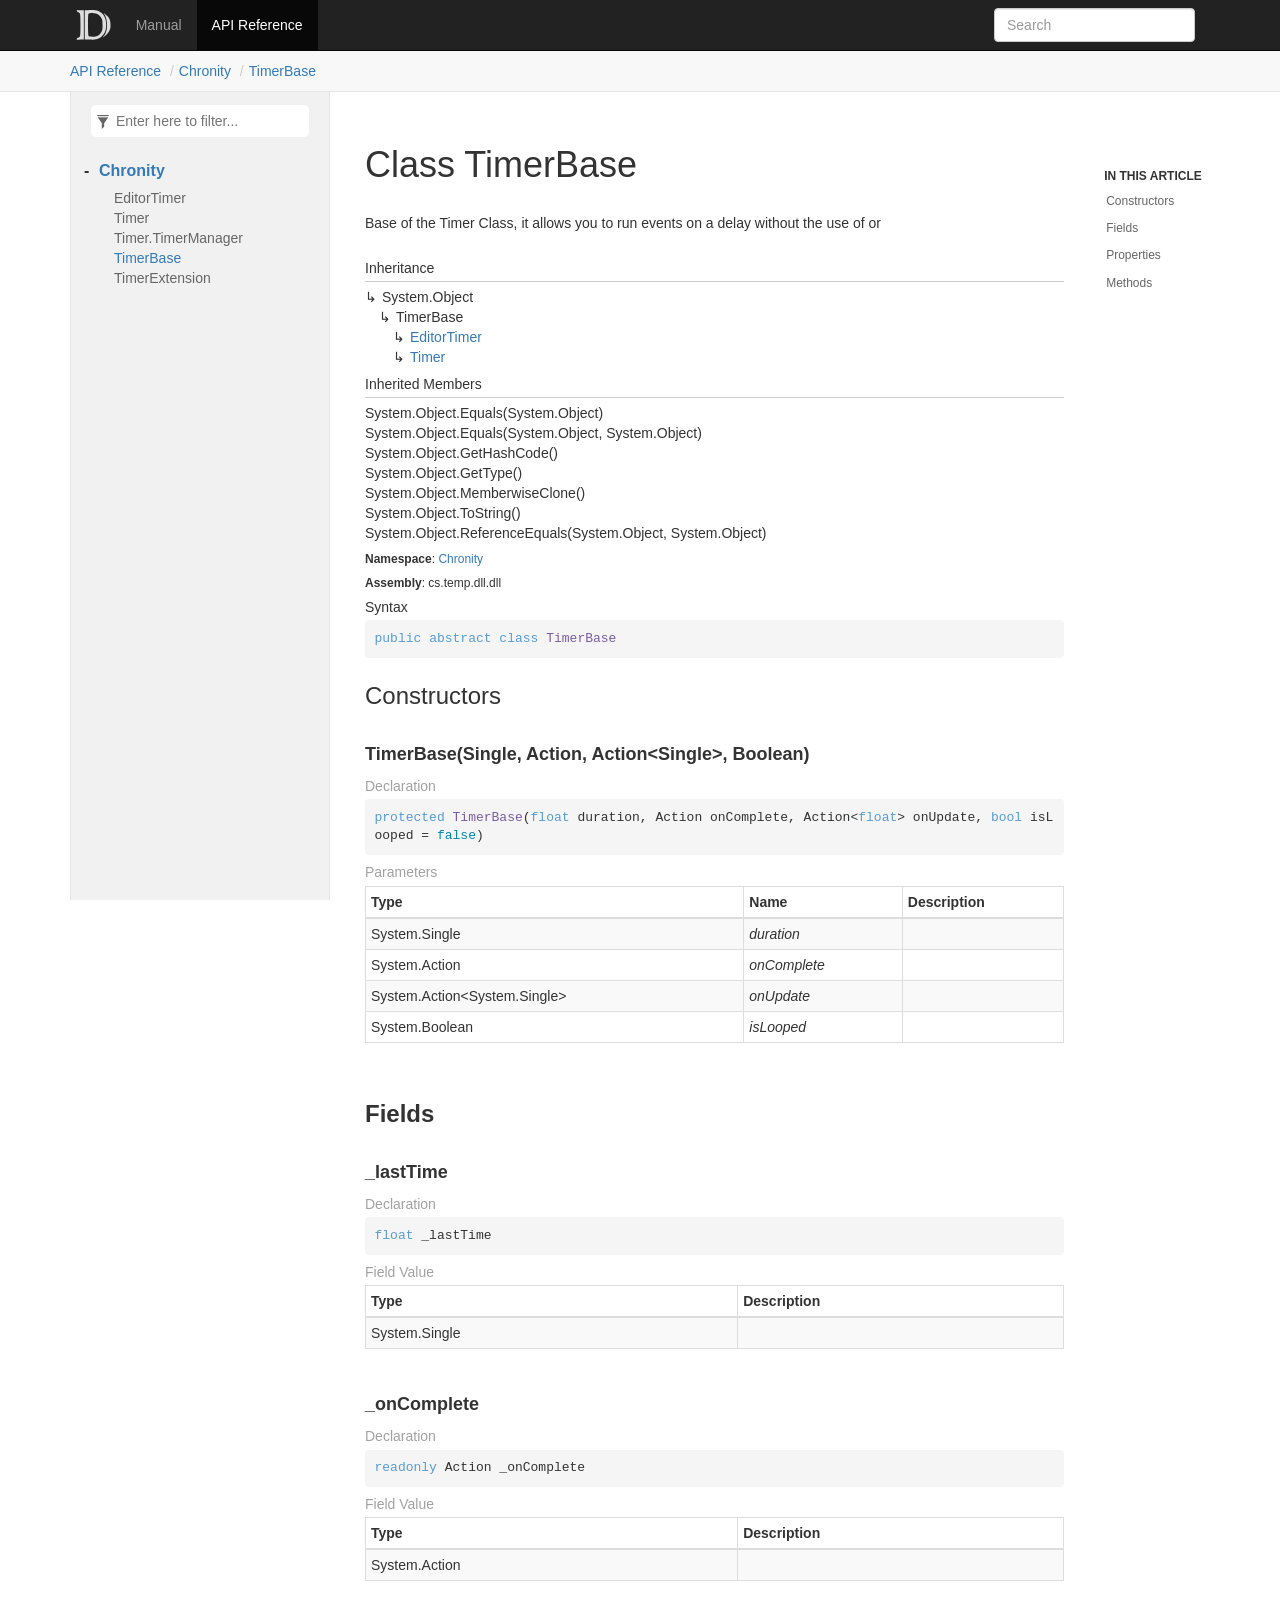
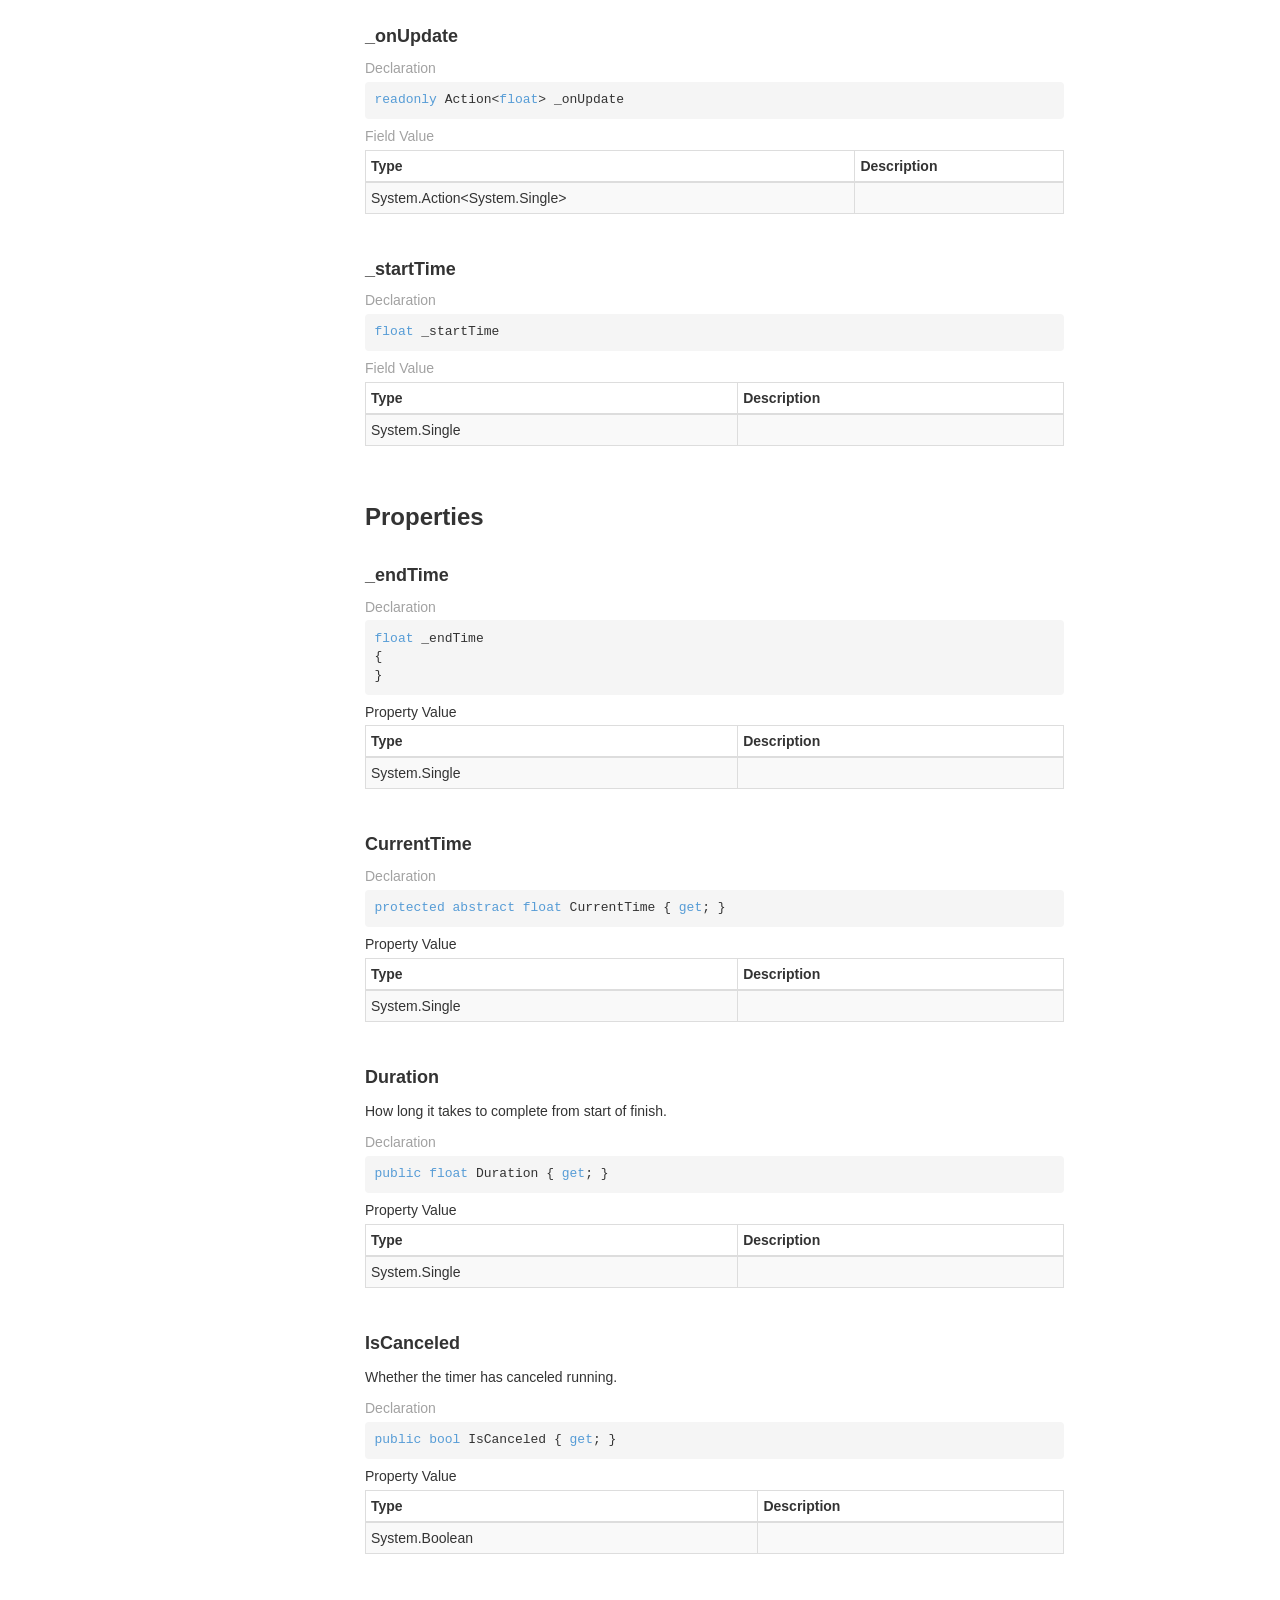
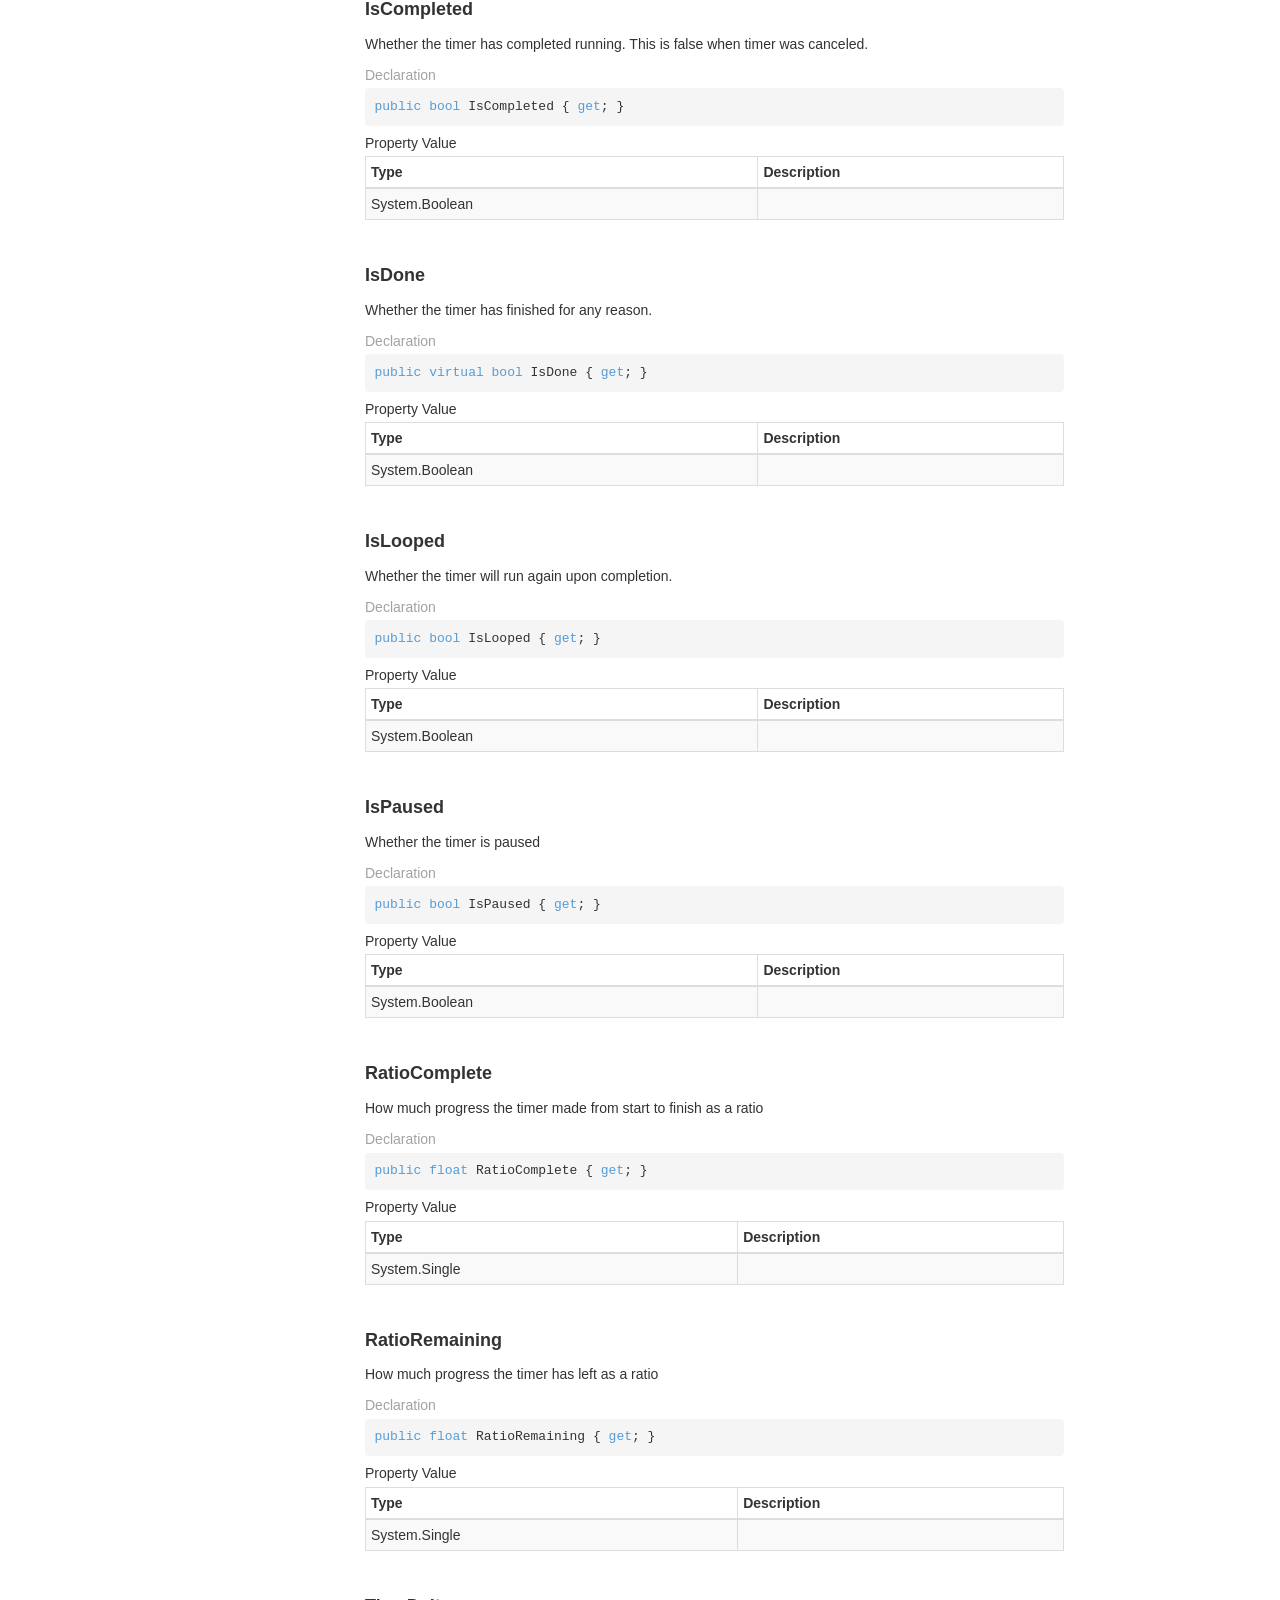
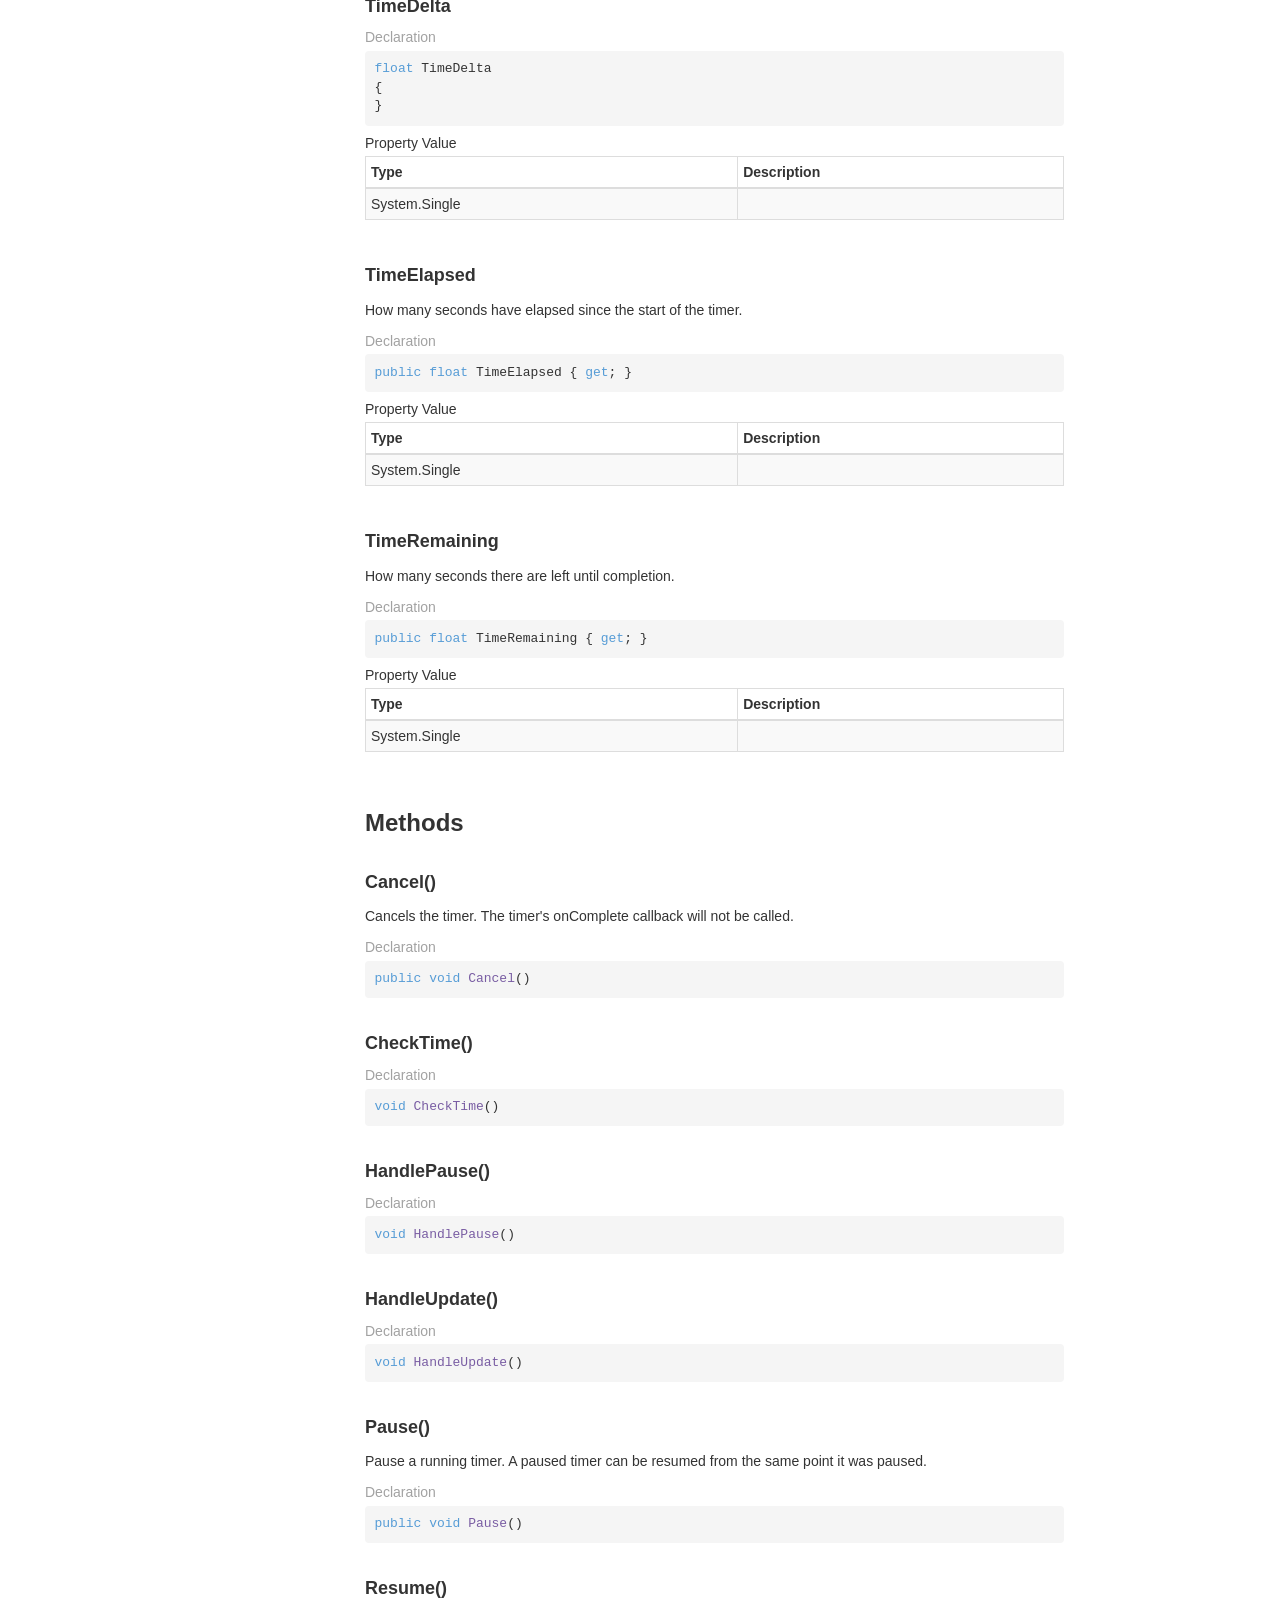
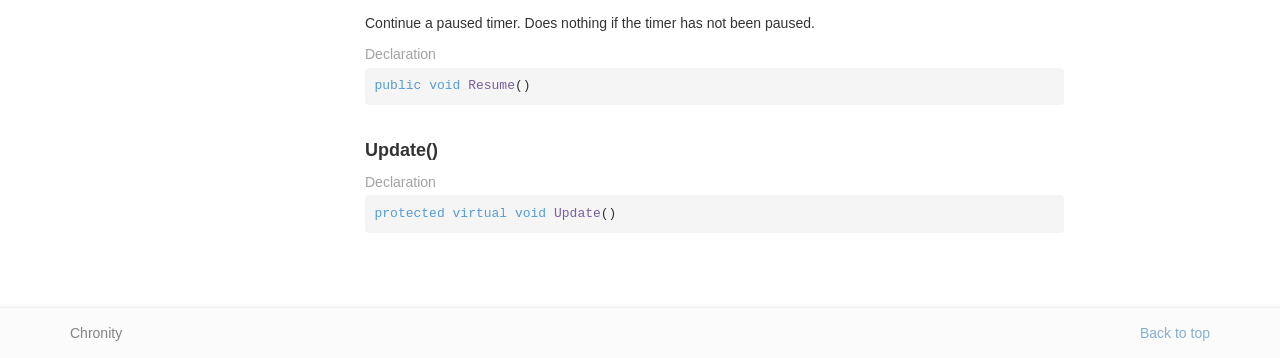
<file: api/Chronity.TimerBase.html>
﻿<!DOCTYPE html>
<!--[if IE]><![endif]-->
<html>
  
  <head>
    <meta charset="utf-8">
    <meta http-equiv="X-UA-Compatible" content="IE=edge,chrome=1">
    <title>Class TimerBase
   | Chronity </title>
    <meta name="viewport" content="width=device-width">
    <meta name="title" content="Class TimerBase
   | Chronity ">
    <meta name="generator" content="docfx 2.56.7.0">
    
    <link rel="shortcut icon" href="../favicon.ico">
    <link rel="stylesheet" href="../styles/docfx.vendor.css">
    <link rel="stylesheet" href="../styles/docfx.css">
    <link rel="stylesheet" href="../styles/main.css">
    <meta property="docfx:navrel" content="../toc.html">
    <meta property="docfx:tocrel" content="toc.html">
    
    <meta property="docfx:rel" content="../">
    
  </head>
  <body data-spy="scroll" data-target="#affix" data-offset="120">
    <div id="wrapper">
      <header>
        
        <nav id="autocollapse" class="navbar navbar-inverse ng-scope" role="navigation">
          <div class="container">
            <div class="navbar-header">
              <button type="button" class="navbar-toggle" data-toggle="collapse" data-target="#navbar">
                <span class="sr-only">Toggle navigation</span>
                <span class="icon-bar"></span>
                <span class="icon-bar"></span>
                <span class="icon-bar"></span>
              </button>
              
              <a class="navbar-brand" href="../index.html">
                <img id="logo" class="svg" src="../logo.svg" alt="">
              </a>
            </div>
            <div class="collapse navbar-collapse" id="navbar">
              <form class="navbar-form navbar-right" role="search" id="search">
                <div class="form-group">
                  <input type="text" class="form-control" id="search-query" placeholder="Search" autocomplete="off">
                </div>
              </form>
            </div>
          </div>
        </nav>
        
        <div class="subnav navbar navbar-default">
          <div class="container hide-when-search" id="breadcrumb">
            <ul class="breadcrumb">
              <li></li>
            </ul>
          </div>
        </div>
      </header>
      <div class="container body-content">
        
        <div id="search-results">
          <div class="search-list">Search Results for <span></span></div>
          <div class="sr-items">
            <p><i class="glyphicon glyphicon-refresh index-loading"></i></p>
          </div>
          <ul id="pagination" data-first="First" data-prev="Previous" data-next="Next" data-last="Last"></ul>
        </div>
      </div>
      <div role="main" class="container body-content hide-when-search">
        
        <div class="sidenav hide-when-search">
          <a class="btn toc-toggle collapse" data-toggle="collapse" href="#sidetoggle" aria-expanded="false" aria-controls="sidetoggle">Show / Hide Table of Contents</a>
          <div class="sidetoggle collapse" id="sidetoggle">
            <div id="sidetoc"></div>
          </div>
        </div>
        <div class="article row grid-right">
          <div class="col-md-10">
            <article class="content wrap" id="_content" data-uid="Chronity.TimerBase">
  
  
  <h1 id="Chronity_TimerBase" data-uid="Chronity.TimerBase" class="text-break">Class TimerBase
  </h1>
  <div class="markdown level0 summary"><p>Base of the Timer Class,
it allows you to run events on a delay without the use of <see cref="!:Coroutine"></see>
or <see cref="!:MonoBehaviour"></see></p>
</div>
  <div class="markdown level0 conceptual"></div>
  <div class="inheritance">
    <h5>Inheritance</h5>
    <div class="level0"><span class="xref">System.Object</span></div>
    <div class="level1"><span class="xref">TimerBase</span></div>
      <div class="level2"><a class="xref" href="Chronity.EditorTimer.html">EditorTimer</a></div>
      <div class="level2"><a class="xref" href="Chronity.Timer.html">Timer</a></div>
  </div>
  <div class="inheritedMembers">
    <h5>Inherited Members</h5>
    <div>
      <span class="xref">System.Object.Equals(System.Object)</span>
    </div>
    <div>
      <span class="xref">System.Object.Equals(System.Object, System.Object)</span>
    </div>
    <div>
      <span class="xref">System.Object.GetHashCode()</span>
    </div>
    <div>
      <span class="xref">System.Object.GetType()</span>
    </div>
    <div>
      <span class="xref">System.Object.MemberwiseClone()</span>
    </div>
    <div>
      <span class="xref">System.Object.ToString()</span>
    </div>
    <div>
      <span class="xref">System.Object.ReferenceEquals(System.Object, System.Object)</span>
    </div>
  </div>
  <h6><strong>Namespace</strong>: <a class="xref" href="Chronity.html">Chronity</a></h6>
  <h6><strong>Assembly</strong>: cs.temp.dll.dll</h6>
  <h5 id="Chronity_TimerBase_syntax">Syntax</h5>
  <div class="codewrapper">
    <pre><code class="lang-csharp hljs">public abstract class TimerBase</code></pre>
  </div>
  <h3 id="constructors">Constructors
  </h3>
  
  
  <a id="Chronity_TimerBase__ctor_" data-uid="Chronity.TimerBase.#ctor*"></a>
  <h4 id="Chronity_TimerBase__ctor_System_Single_System_Action_System_Action_System_Single__System_Boolean_" data-uid="Chronity.TimerBase.#ctor(System.Single,System.Action,System.Action{System.Single},System.Boolean)">TimerBase(Single, Action, Action&lt;Single&gt;, Boolean)</h4>
  <div class="markdown level1 summary"></div>
  <div class="markdown level1 conceptual"></div>
  <h5 class="decalaration">Declaration</h5>
  <div class="codewrapper">
    <pre><code class="lang-csharp hljs">protected TimerBase(float duration, Action onComplete, Action&lt;float&gt; onUpdate, bool isLooped = false)</code></pre>
  </div>
  <h5 class="parameters">Parameters</h5>
  <table class="table table-bordered table-striped table-condensed">
    <thead>
      <tr>
        <th>Type</th>
        <th>Name</th>
        <th>Description</th>
      </tr>
    </thead>
    <tbody>
      <tr>
        <td><span class="xref">System.Single</span></td>
        <td><span class="parametername">duration</span></td>
        <td></td>
      </tr>
      <tr>
        <td><span class="xref">System.Action</span></td>
        <td><span class="parametername">onComplete</span></td>
        <td></td>
      </tr>
      <tr>
        <td><span class="xref">System.Action</span>&lt;<span class="xref">System.Single</span>&gt;</td>
        <td><span class="parametername">onUpdate</span></td>
        <td></td>
      </tr>
      <tr>
        <td><span class="xref">System.Boolean</span></td>
        <td><span class="parametername">isLooped</span></td>
        <td></td>
      </tr>
    </tbody>
  </table>
  <h3 id="fields">Fields
  </h3>
  
  
  <h4 id="Chronity_TimerBase__lastTime" data-uid="Chronity.TimerBase._lastTime">_lastTime</h4>
  <div class="markdown level1 summary"></div>
  <div class="markdown level1 conceptual"></div>
  <h5 class="decalaration">Declaration</h5>
  <div class="codewrapper">
    <pre><code class="lang-csharp hljs">float _lastTime</code></pre>
  </div>
  <h5 class="fieldValue">Field Value</h5>
  <table class="table table-bordered table-striped table-condensed">
    <thead>
      <tr>
        <th>Type</th>
        <th>Description</th>
      </tr>
    </thead>
    <tbody>
      <tr>
        <td><span class="xref">System.Single</span></td>
        <td></td>
      </tr>
    </tbody>
  </table>
  
  
  <h4 id="Chronity_TimerBase__onComplete" data-uid="Chronity.TimerBase._onComplete">_onComplete</h4>
  <div class="markdown level1 summary"></div>
  <div class="markdown level1 conceptual"></div>
  <h5 class="decalaration">Declaration</h5>
  <div class="codewrapper">
    <pre><code class="lang-csharp hljs">readonly Action _onComplete</code></pre>
  </div>
  <h5 class="fieldValue">Field Value</h5>
  <table class="table table-bordered table-striped table-condensed">
    <thead>
      <tr>
        <th>Type</th>
        <th>Description</th>
      </tr>
    </thead>
    <tbody>
      <tr>
        <td><span class="xref">System.Action</span></td>
        <td></td>
      </tr>
    </tbody>
  </table>
  
  
  <h4 id="Chronity_TimerBase__onUpdate" data-uid="Chronity.TimerBase._onUpdate">_onUpdate</h4>
  <div class="markdown level1 summary"></div>
  <div class="markdown level1 conceptual"></div>
  <h5 class="decalaration">Declaration</h5>
  <div class="codewrapper">
    <pre><code class="lang-csharp hljs">readonly Action&lt;float&gt; _onUpdate</code></pre>
  </div>
  <h5 class="fieldValue">Field Value</h5>
  <table class="table table-bordered table-striped table-condensed">
    <thead>
      <tr>
        <th>Type</th>
        <th>Description</th>
      </tr>
    </thead>
    <tbody>
      <tr>
        <td><span class="xref">System.Action</span>&lt;<span class="xref">System.Single</span>&gt;</td>
        <td></td>
      </tr>
    </tbody>
  </table>
  
  
  <h4 id="Chronity_TimerBase__startTime" data-uid="Chronity.TimerBase._startTime">_startTime</h4>
  <div class="markdown level1 summary"></div>
  <div class="markdown level1 conceptual"></div>
  <h5 class="decalaration">Declaration</h5>
  <div class="codewrapper">
    <pre><code class="lang-csharp hljs">float _startTime</code></pre>
  </div>
  <h5 class="fieldValue">Field Value</h5>
  <table class="table table-bordered table-striped table-condensed">
    <thead>
      <tr>
        <th>Type</th>
        <th>Description</th>
      </tr>
    </thead>
    <tbody>
      <tr>
        <td><span class="xref">System.Single</span></td>
        <td></td>
      </tr>
    </tbody>
  </table>
  <h3 id="properties">Properties
  </h3>
  
  
  <a id="Chronity_TimerBase__endTime_" data-uid="Chronity.TimerBase._endTime*"></a>
  <h4 id="Chronity_TimerBase__endTime" data-uid="Chronity.TimerBase._endTime">_endTime</h4>
  <div class="markdown level1 summary"></div>
  <div class="markdown level1 conceptual"></div>
  <h5 class="decalaration">Declaration</h5>
  <div class="codewrapper">
    <pre><code class="lang-csharp hljs">float _endTime
{
}</code></pre>
  </div>
  <h5 class="propertyValue">Property Value</h5>
  <table class="table table-bordered table-striped table-condensed">
    <thead>
      <tr>
        <th>Type</th>
        <th>Description</th>
      </tr>
    </thead>
    <tbody>
      <tr>
        <td><span class="xref">System.Single</span></td>
        <td></td>
      </tr>
    </tbody>
  </table>
  
  
  <a id="Chronity_TimerBase_CurrentTime_" data-uid="Chronity.TimerBase.CurrentTime*"></a>
  <h4 id="Chronity_TimerBase_CurrentTime" data-uid="Chronity.TimerBase.CurrentTime">CurrentTime</h4>
  <div class="markdown level1 summary"></div>
  <div class="markdown level1 conceptual"></div>
  <h5 class="decalaration">Declaration</h5>
  <div class="codewrapper">
    <pre><code class="lang-csharp hljs">protected abstract float CurrentTime { get; }</code></pre>
  </div>
  <h5 class="propertyValue">Property Value</h5>
  <table class="table table-bordered table-striped table-condensed">
    <thead>
      <tr>
        <th>Type</th>
        <th>Description</th>
      </tr>
    </thead>
    <tbody>
      <tr>
        <td><span class="xref">System.Single</span></td>
        <td></td>
      </tr>
    </tbody>
  </table>
  
  
  <a id="Chronity_TimerBase_Duration_" data-uid="Chronity.TimerBase.Duration*"></a>
  <h4 id="Chronity_TimerBase_Duration" data-uid="Chronity.TimerBase.Duration">Duration</h4>
  <div class="markdown level1 summary"><p>How long it takes to complete from start of finish.</p>
</div>
  <div class="markdown level1 conceptual"></div>
  <h5 class="decalaration">Declaration</h5>
  <div class="codewrapper">
    <pre><code class="lang-csharp hljs">public float Duration { get; }</code></pre>
  </div>
  <h5 class="propertyValue">Property Value</h5>
  <table class="table table-bordered table-striped table-condensed">
    <thead>
      <tr>
        <th>Type</th>
        <th>Description</th>
      </tr>
    </thead>
    <tbody>
      <tr>
        <td><span class="xref">System.Single</span></td>
        <td></td>
      </tr>
    </tbody>
  </table>
  
  
  <a id="Chronity_TimerBase_IsCanceled_" data-uid="Chronity.TimerBase.IsCanceled*"></a>
  <h4 id="Chronity_TimerBase_IsCanceled" data-uid="Chronity.TimerBase.IsCanceled">IsCanceled</h4>
  <div class="markdown level1 summary"><p>Whether the timer has canceled running.</p>
</div>
  <div class="markdown level1 conceptual"></div>
  <h5 class="decalaration">Declaration</h5>
  <div class="codewrapper">
    <pre><code class="lang-csharp hljs">public bool IsCanceled { get; }</code></pre>
  </div>
  <h5 class="propertyValue">Property Value</h5>
  <table class="table table-bordered table-striped table-condensed">
    <thead>
      <tr>
        <th>Type</th>
        <th>Description</th>
      </tr>
    </thead>
    <tbody>
      <tr>
        <td><span class="xref">System.Boolean</span></td>
        <td></td>
      </tr>
    </tbody>
  </table>
  
  
  <a id="Chronity_TimerBase_IsCompleted_" data-uid="Chronity.TimerBase.IsCompleted*"></a>
  <h4 id="Chronity_TimerBase_IsCompleted" data-uid="Chronity.TimerBase.IsCompleted">IsCompleted</h4>
  <div class="markdown level1 summary"><p>Whether the timer has completed running. This is false when timer was canceled.</p>
</div>
  <div class="markdown level1 conceptual"></div>
  <h5 class="decalaration">Declaration</h5>
  <div class="codewrapper">
    <pre><code class="lang-csharp hljs">public bool IsCompleted { get; }</code></pre>
  </div>
  <h5 class="propertyValue">Property Value</h5>
  <table class="table table-bordered table-striped table-condensed">
    <thead>
      <tr>
        <th>Type</th>
        <th>Description</th>
      </tr>
    </thead>
    <tbody>
      <tr>
        <td><span class="xref">System.Boolean</span></td>
        <td></td>
      </tr>
    </tbody>
  </table>
  
  
  <a id="Chronity_TimerBase_IsDone_" data-uid="Chronity.TimerBase.IsDone*"></a>
  <h4 id="Chronity_TimerBase_IsDone" data-uid="Chronity.TimerBase.IsDone">IsDone</h4>
  <div class="markdown level1 summary"><p>Whether the timer has finished for any reason.</p>
</div>
  <div class="markdown level1 conceptual"></div>
  <h5 class="decalaration">Declaration</h5>
  <div class="codewrapper">
    <pre><code class="lang-csharp hljs">public virtual bool IsDone { get; }</code></pre>
  </div>
  <h5 class="propertyValue">Property Value</h5>
  <table class="table table-bordered table-striped table-condensed">
    <thead>
      <tr>
        <th>Type</th>
        <th>Description</th>
      </tr>
    </thead>
    <tbody>
      <tr>
        <td><span class="xref">System.Boolean</span></td>
        <td></td>
      </tr>
    </tbody>
  </table>
  
  
  <a id="Chronity_TimerBase_IsLooped_" data-uid="Chronity.TimerBase.IsLooped*"></a>
  <h4 id="Chronity_TimerBase_IsLooped" data-uid="Chronity.TimerBase.IsLooped">IsLooped</h4>
  <div class="markdown level1 summary"><p>Whether the timer will run again upon completion.</p>
</div>
  <div class="markdown level1 conceptual"></div>
  <h5 class="decalaration">Declaration</h5>
  <div class="codewrapper">
    <pre><code class="lang-csharp hljs">public bool IsLooped { get; }</code></pre>
  </div>
  <h5 class="propertyValue">Property Value</h5>
  <table class="table table-bordered table-striped table-condensed">
    <thead>
      <tr>
        <th>Type</th>
        <th>Description</th>
      </tr>
    </thead>
    <tbody>
      <tr>
        <td><span class="xref">System.Boolean</span></td>
        <td></td>
      </tr>
    </tbody>
  </table>
  
  
  <a id="Chronity_TimerBase_IsPaused_" data-uid="Chronity.TimerBase.IsPaused*"></a>
  <h4 id="Chronity_TimerBase_IsPaused" data-uid="Chronity.TimerBase.IsPaused">IsPaused</h4>
  <div class="markdown level1 summary"><p>Whether the timer is paused</p>
</div>
  <div class="markdown level1 conceptual"></div>
  <h5 class="decalaration">Declaration</h5>
  <div class="codewrapper">
    <pre><code class="lang-csharp hljs">public bool IsPaused { get; }</code></pre>
  </div>
  <h5 class="propertyValue">Property Value</h5>
  <table class="table table-bordered table-striped table-condensed">
    <thead>
      <tr>
        <th>Type</th>
        <th>Description</th>
      </tr>
    </thead>
    <tbody>
      <tr>
        <td><span class="xref">System.Boolean</span></td>
        <td></td>
      </tr>
    </tbody>
  </table>
  
  
  <a id="Chronity_TimerBase_RatioComplete_" data-uid="Chronity.TimerBase.RatioComplete*"></a>
  <h4 id="Chronity_TimerBase_RatioComplete" data-uid="Chronity.TimerBase.RatioComplete">RatioComplete</h4>
  <div class="markdown level1 summary"><p>How much progress the timer made from start to finish as a ratio</p>
</div>
  <div class="markdown level1 conceptual"></div>
  <h5 class="decalaration">Declaration</h5>
  <div class="codewrapper">
    <pre><code class="lang-csharp hljs">public float RatioComplete { get; }</code></pre>
  </div>
  <h5 class="propertyValue">Property Value</h5>
  <table class="table table-bordered table-striped table-condensed">
    <thead>
      <tr>
        <th>Type</th>
        <th>Description</th>
      </tr>
    </thead>
    <tbody>
      <tr>
        <td><span class="xref">System.Single</span></td>
        <td></td>
      </tr>
    </tbody>
  </table>
  
  
  <a id="Chronity_TimerBase_RatioRemaining_" data-uid="Chronity.TimerBase.RatioRemaining*"></a>
  <h4 id="Chronity_TimerBase_RatioRemaining" data-uid="Chronity.TimerBase.RatioRemaining">RatioRemaining</h4>
  <div class="markdown level1 summary"><p>How much progress the timer has left as a ratio</p>
</div>
  <div class="markdown level1 conceptual"></div>
  <h5 class="decalaration">Declaration</h5>
  <div class="codewrapper">
    <pre><code class="lang-csharp hljs">public float RatioRemaining { get; }</code></pre>
  </div>
  <h5 class="propertyValue">Property Value</h5>
  <table class="table table-bordered table-striped table-condensed">
    <thead>
      <tr>
        <th>Type</th>
        <th>Description</th>
      </tr>
    </thead>
    <tbody>
      <tr>
        <td><span class="xref">System.Single</span></td>
        <td></td>
      </tr>
    </tbody>
  </table>
  
  
  <a id="Chronity_TimerBase_TimeDelta_" data-uid="Chronity.TimerBase.TimeDelta*"></a>
  <h4 id="Chronity_TimerBase_TimeDelta" data-uid="Chronity.TimerBase.TimeDelta">TimeDelta</h4>
  <div class="markdown level1 summary"></div>
  <div class="markdown level1 conceptual"></div>
  <h5 class="decalaration">Declaration</h5>
  <div class="codewrapper">
    <pre><code class="lang-csharp hljs">float TimeDelta
{
}</code></pre>
  </div>
  <h5 class="propertyValue">Property Value</h5>
  <table class="table table-bordered table-striped table-condensed">
    <thead>
      <tr>
        <th>Type</th>
        <th>Description</th>
      </tr>
    </thead>
    <tbody>
      <tr>
        <td><span class="xref">System.Single</span></td>
        <td></td>
      </tr>
    </tbody>
  </table>
  
  
  <a id="Chronity_TimerBase_TimeElapsed_" data-uid="Chronity.TimerBase.TimeElapsed*"></a>
  <h4 id="Chronity_TimerBase_TimeElapsed" data-uid="Chronity.TimerBase.TimeElapsed">TimeElapsed</h4>
  <div class="markdown level1 summary"><p>How many seconds have elapsed since the start of the timer.</p>
</div>
  <div class="markdown level1 conceptual"></div>
  <h5 class="decalaration">Declaration</h5>
  <div class="codewrapper">
    <pre><code class="lang-csharp hljs">public float TimeElapsed { get; }</code></pre>
  </div>
  <h5 class="propertyValue">Property Value</h5>
  <table class="table table-bordered table-striped table-condensed">
    <thead>
      <tr>
        <th>Type</th>
        <th>Description</th>
      </tr>
    </thead>
    <tbody>
      <tr>
        <td><span class="xref">System.Single</span></td>
        <td></td>
      </tr>
    </tbody>
  </table>
  
  
  <a id="Chronity_TimerBase_TimeRemaining_" data-uid="Chronity.TimerBase.TimeRemaining*"></a>
  <h4 id="Chronity_TimerBase_TimeRemaining" data-uid="Chronity.TimerBase.TimeRemaining">TimeRemaining</h4>
  <div class="markdown level1 summary"><p>How many seconds there are left until completion.</p>
</div>
  <div class="markdown level1 conceptual"></div>
  <h5 class="decalaration">Declaration</h5>
  <div class="codewrapper">
    <pre><code class="lang-csharp hljs">public float TimeRemaining { get; }</code></pre>
  </div>
  <h5 class="propertyValue">Property Value</h5>
  <table class="table table-bordered table-striped table-condensed">
    <thead>
      <tr>
        <th>Type</th>
        <th>Description</th>
      </tr>
    </thead>
    <tbody>
      <tr>
        <td><span class="xref">System.Single</span></td>
        <td></td>
      </tr>
    </tbody>
  </table>
  <h3 id="methods">Methods
  </h3>
  
  
  <a id="Chronity_TimerBase_Cancel_" data-uid="Chronity.TimerBase.Cancel*"></a>
  <h4 id="Chronity_TimerBase_Cancel" data-uid="Chronity.TimerBase.Cancel">Cancel()</h4>
  <div class="markdown level1 summary"><p>Cancels the timer. The timer's onComplete callback will not be called.</p>
</div>
  <div class="markdown level1 conceptual"></div>
  <h5 class="decalaration">Declaration</h5>
  <div class="codewrapper">
    <pre><code class="lang-csharp hljs">public void Cancel()</code></pre>
  </div>
  
  
  <a id="Chronity_TimerBase_CheckTime_" data-uid="Chronity.TimerBase.CheckTime*"></a>
  <h4 id="Chronity_TimerBase_CheckTime" data-uid="Chronity.TimerBase.CheckTime">CheckTime()</h4>
  <div class="markdown level1 summary"></div>
  <div class="markdown level1 conceptual"></div>
  <h5 class="decalaration">Declaration</h5>
  <div class="codewrapper">
    <pre><code class="lang-csharp hljs">void CheckTime()</code></pre>
  </div>
  
  
  <a id="Chronity_TimerBase_HandlePause_" data-uid="Chronity.TimerBase.HandlePause*"></a>
  <h4 id="Chronity_TimerBase_HandlePause" data-uid="Chronity.TimerBase.HandlePause">HandlePause()</h4>
  <div class="markdown level1 summary"></div>
  <div class="markdown level1 conceptual"></div>
  <h5 class="decalaration">Declaration</h5>
  <div class="codewrapper">
    <pre><code class="lang-csharp hljs">void HandlePause()</code></pre>
  </div>
  
  
  <a id="Chronity_TimerBase_HandleUpdate_" data-uid="Chronity.TimerBase.HandleUpdate*"></a>
  <h4 id="Chronity_TimerBase_HandleUpdate" data-uid="Chronity.TimerBase.HandleUpdate">HandleUpdate()</h4>
  <div class="markdown level1 summary"></div>
  <div class="markdown level1 conceptual"></div>
  <h5 class="decalaration">Declaration</h5>
  <div class="codewrapper">
    <pre><code class="lang-csharp hljs">void HandleUpdate()</code></pre>
  </div>
  
  
  <a id="Chronity_TimerBase_Pause_" data-uid="Chronity.TimerBase.Pause*"></a>
  <h4 id="Chronity_TimerBase_Pause" data-uid="Chronity.TimerBase.Pause">Pause()</h4>
  <div class="markdown level1 summary"><p>Pause a running timer. A paused timer can be resumed from the same point it was paused.</p>
</div>
  <div class="markdown level1 conceptual"></div>
  <h5 class="decalaration">Declaration</h5>
  <div class="codewrapper">
    <pre><code class="lang-csharp hljs">public void Pause()</code></pre>
  </div>
  
  
  <a id="Chronity_TimerBase_Resume_" data-uid="Chronity.TimerBase.Resume*"></a>
  <h4 id="Chronity_TimerBase_Resume" data-uid="Chronity.TimerBase.Resume">Resume()</h4>
  <div class="markdown level1 summary"><p>Continue a paused timer. Does nothing if the timer has not been paused.</p>
</div>
  <div class="markdown level1 conceptual"></div>
  <h5 class="decalaration">Declaration</h5>
  <div class="codewrapper">
    <pre><code class="lang-csharp hljs">public void Resume()</code></pre>
  </div>
  
  
  <a id="Chronity_TimerBase_Update_" data-uid="Chronity.TimerBase.Update*"></a>
  <h4 id="Chronity_TimerBase_Update" data-uid="Chronity.TimerBase.Update">Update()</h4>
  <div class="markdown level1 summary"></div>
  <div class="markdown level1 conceptual"></div>
  <h5 class="decalaration">Declaration</h5>
  <div class="codewrapper">
    <pre><code class="lang-csharp hljs">protected virtual void Update()</code></pre>
  </div>
</article>
          </div>
          
          <div class="hidden-sm col-md-2" role="complementary">
            <div class="sideaffix">
              <div class="contribution">
                <ul class="nav">
                </ul>
              </div>
              <nav class="bs-docs-sidebar hidden-print hidden-xs hidden-sm affix" id="affix">
                <h5>In This Article</h5>
                <div></div>
              </nav>
            </div>
          </div>
        </div>
      </div>
      
      <footer>
        <div class="grad-bottom"></div>
        <div class="footer">
          <div class="container">
            <span class="pull-right">
              <a href="#top">Back to top</a>
            </span>
            Chronity
            
          </div>
        </div>
      </footer>
    </div>
    
    <script type="text/javascript" src="../styles/docfx.vendor.js"></script>
    <script type="text/javascript" src="../styles/docfx.js"></script>
    <script type="text/javascript" src="../styles/main.js"></script>
  </body>
</html>
</file>
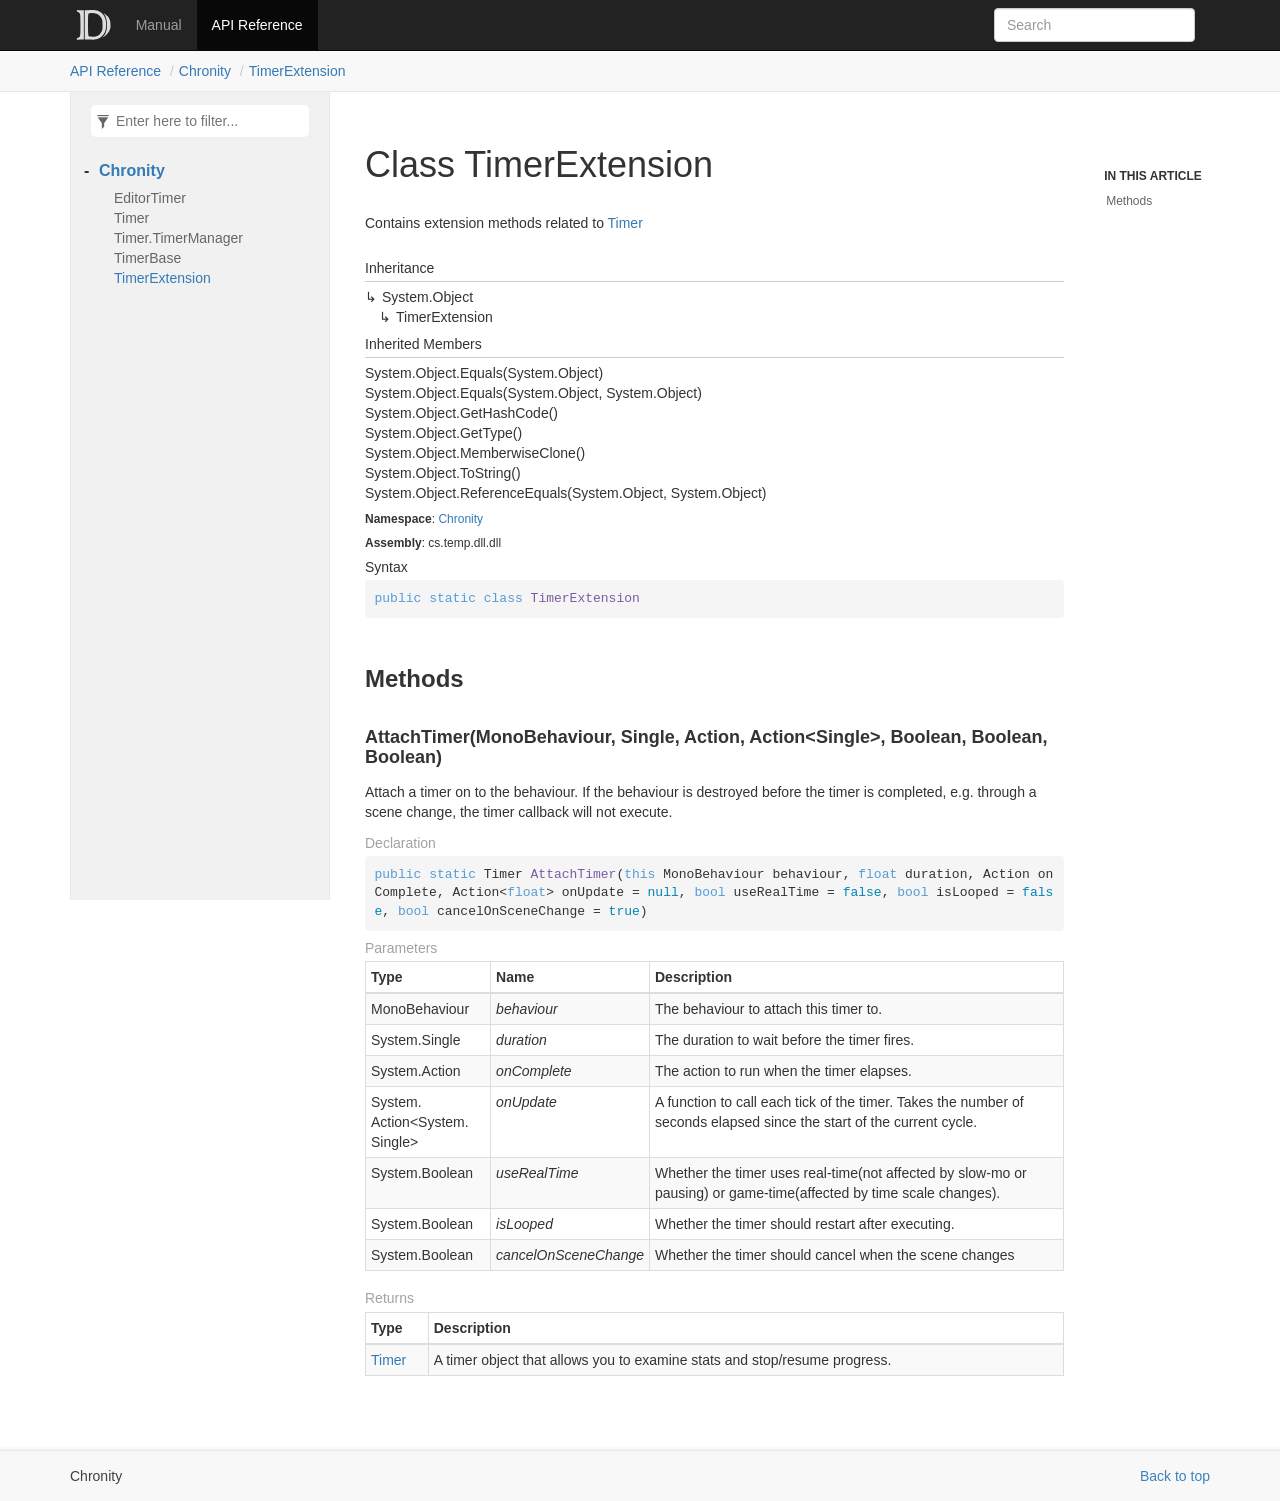
<file: api/Chronity.TimerExtension.html>
﻿<!DOCTYPE html>
<!--[if IE]><![endif]-->
<html>
  
  <head>
    <meta charset="utf-8">
    <meta http-equiv="X-UA-Compatible" content="IE=edge,chrome=1">
    <title>Class TimerExtension
   | Chronity </title>
    <meta name="viewport" content="width=device-width">
    <meta name="title" content="Class TimerExtension
   | Chronity ">
    <meta name="generator" content="docfx 2.56.7.0">
    
    <link rel="shortcut icon" href="../favicon.ico">
    <link rel="stylesheet" href="../styles/docfx.vendor.css">
    <link rel="stylesheet" href="../styles/docfx.css">
    <link rel="stylesheet" href="../styles/main.css">
    <meta property="docfx:navrel" content="../toc.html">
    <meta property="docfx:tocrel" content="toc.html">
    
    <meta property="docfx:rel" content="../">
    
  </head>
  <body data-spy="scroll" data-target="#affix" data-offset="120">
    <div id="wrapper">
      <header>
        
        <nav id="autocollapse" class="navbar navbar-inverse ng-scope" role="navigation">
          <div class="container">
            <div class="navbar-header">
              <button type="button" class="navbar-toggle" data-toggle="collapse" data-target="#navbar">
                <span class="sr-only">Toggle navigation</span>
                <span class="icon-bar"></span>
                <span class="icon-bar"></span>
                <span class="icon-bar"></span>
              </button>
              
              <a class="navbar-brand" href="../index.html">
                <img id="logo" class="svg" src="../logo.svg" alt="">
              </a>
            </div>
            <div class="collapse navbar-collapse" id="navbar">
              <form class="navbar-form navbar-right" role="search" id="search">
                <div class="form-group">
                  <input type="text" class="form-control" id="search-query" placeholder="Search" autocomplete="off">
                </div>
              </form>
            </div>
          </div>
        </nav>
        
        <div class="subnav navbar navbar-default">
          <div class="container hide-when-search" id="breadcrumb">
            <ul class="breadcrumb">
              <li></li>
            </ul>
          </div>
        </div>
      </header>
      <div class="container body-content">
        
        <div id="search-results">
          <div class="search-list">Search Results for <span></span></div>
          <div class="sr-items">
            <p><i class="glyphicon glyphicon-refresh index-loading"></i></p>
          </div>
          <ul id="pagination" data-first="First" data-prev="Previous" data-next="Next" data-last="Last"></ul>
        </div>
      </div>
      <div role="main" class="container body-content hide-when-search">
        
        <div class="sidenav hide-when-search">
          <a class="btn toc-toggle collapse" data-toggle="collapse" href="#sidetoggle" aria-expanded="false" aria-controls="sidetoggle">Show / Hide Table of Contents</a>
          <div class="sidetoggle collapse" id="sidetoggle">
            <div id="sidetoc"></div>
          </div>
        </div>
        <div class="article row grid-right">
          <div class="col-md-10">
            <article class="content wrap" id="_content" data-uid="Chronity.TimerExtension">
  
  
  <h1 id="Chronity_TimerExtension" data-uid="Chronity.TimerExtension" class="text-break">Class TimerExtension
  </h1>
  <div class="markdown level0 summary"><p>Contains extension methods related to <a class="xref" href="Chronity.Timer.html">Timer</a></p>
</div>
  <div class="markdown level0 conceptual"></div>
  <div class="inheritance">
    <h5>Inheritance</h5>
    <div class="level0"><span class="xref">System.Object</span></div>
    <div class="level1"><span class="xref">TimerExtension</span></div>
  </div>
  <div class="inheritedMembers">
    <h5>Inherited Members</h5>
    <div>
      <span class="xref">System.Object.Equals(System.Object)</span>
    </div>
    <div>
      <span class="xref">System.Object.Equals(System.Object, System.Object)</span>
    </div>
    <div>
      <span class="xref">System.Object.GetHashCode()</span>
    </div>
    <div>
      <span class="xref">System.Object.GetType()</span>
    </div>
    <div>
      <span class="xref">System.Object.MemberwiseClone()</span>
    </div>
    <div>
      <span class="xref">System.Object.ToString()</span>
    </div>
    <div>
      <span class="xref">System.Object.ReferenceEquals(System.Object, System.Object)</span>
    </div>
  </div>
  <h6><strong>Namespace</strong>: <a class="xref" href="Chronity.html">Chronity</a></h6>
  <h6><strong>Assembly</strong>: cs.temp.dll.dll</h6>
  <h5 id="Chronity_TimerExtension_syntax">Syntax</h5>
  <div class="codewrapper">
    <pre><code class="lang-csharp hljs">public static class TimerExtension</code></pre>
  </div>
  <h3 id="methods">Methods
  </h3>
  
  
  <a id="Chronity_TimerExtension_AttachTimer_" data-uid="Chronity.TimerExtension.AttachTimer*"></a>
  <h4 id="Chronity_TimerExtension_AttachTimer_MonoBehaviour_System_Single_System_Action_System_Action_System_Single__System_Boolean_System_Boolean_System_Boolean_" data-uid="Chronity.TimerExtension.AttachTimer(MonoBehaviour,System.Single,System.Action,System.Action{System.Single},System.Boolean,System.Boolean,System.Boolean)">AttachTimer(MonoBehaviour, Single, Action, Action&lt;Single&gt;, Boolean, Boolean, Boolean)</h4>
  <div class="markdown level1 summary"><p>Attach a timer on to the behaviour. If the behaviour is destroyed before the timer is completed,
e.g. through a scene change, the timer callback will not execute.</p>
</div>
  <div class="markdown level1 conceptual"></div>
  <h5 class="decalaration">Declaration</h5>
  <div class="codewrapper">
    <pre><code class="lang-csharp hljs">public static Timer AttachTimer(this MonoBehaviour behaviour, float duration, Action onComplete, Action&lt;float&gt; onUpdate = null, bool useRealTime = false, bool isLooped = false, bool cancelOnSceneChange = true)</code></pre>
  </div>
  <h5 class="parameters">Parameters</h5>
  <table class="table table-bordered table-striped table-condensed">
    <thead>
      <tr>
        <th>Type</th>
        <th>Name</th>
        <th>Description</th>
      </tr>
    </thead>
    <tbody>
      <tr>
        <td><span class="xref">MonoBehaviour</span></td>
        <td><span class="parametername">behaviour</span></td>
        <td><p>The behaviour to attach this timer to.</p>
</td>
      </tr>
      <tr>
        <td><span class="xref">System.Single</span></td>
        <td><span class="parametername">duration</span></td>
        <td><p>The duration to wait before the timer fires.</p>
</td>
      </tr>
      <tr>
        <td><span class="xref">System.Action</span></td>
        <td><span class="parametername">onComplete</span></td>
        <td><p>The action to run when the timer elapses.</p>
</td>
      </tr>
      <tr>
        <td><span class="xref">System.Action</span>&lt;<span class="xref">System.Single</span>&gt;</td>
        <td><span class="parametername">onUpdate</span></td>
        <td><p>A function to call each tick of the timer. Takes the number of seconds elapsed since
the start of the current cycle.</p>
</td>
      </tr>
      <tr>
        <td><span class="xref">System.Boolean</span></td>
        <td><span class="parametername">useRealTime</span></td>
        <td><p>Whether the timer uses real-time(not affected by slow-mo or pausing) or
game-time(affected by time scale changes).</p>
</td>
      </tr>
      <tr>
        <td><span class="xref">System.Boolean</span></td>
        <td><span class="parametername">isLooped</span></td>
        <td><p>Whether the timer should restart after executing.</p>
</td>
      </tr>
      <tr>
        <td><span class="xref">System.Boolean</span></td>
        <td><span class="parametername">cancelOnSceneChange</span></td>
        <td><p>Whether the timer should cancel when the scene changes</p>
</td>
      </tr>
    </tbody>
  </table>
  <h5 class="returns">Returns</h5>
  <table class="table table-bordered table-striped table-condensed">
    <thead>
      <tr>
        <th>Type</th>
        <th>Description</th>
      </tr>
    </thead>
    <tbody>
      <tr>
        <td><a class="xref" href="Chronity.Timer.html">Timer</a></td>
        <td><p>A timer object that allows you to examine stats and stop/resume progress.</p>
</td>
      </tr>
    </tbody>
  </table>
</article>
          </div>
          
          <div class="hidden-sm col-md-2" role="complementary">
            <div class="sideaffix">
              <div class="contribution">
                <ul class="nav">
                </ul>
              </div>
              <nav class="bs-docs-sidebar hidden-print hidden-xs hidden-sm affix" id="affix">
                <h5>In This Article</h5>
                <div></div>
              </nav>
            </div>
          </div>
        </div>
      </div>
      
      <footer>
        <div class="grad-bottom"></div>
        <div class="footer">
          <div class="container">
            <span class="pull-right">
              <a href="#top">Back to top</a>
            </span>
            Chronity
            
          </div>
        </div>
      </footer>
    </div>
    
    <script type="text/javascript" src="../styles/docfx.vendor.js"></script>
    <script type="text/javascript" src="../styles/docfx.js"></script>
    <script type="text/javascript" src="../styles/main.js"></script>
  </body>
</html>
</file>
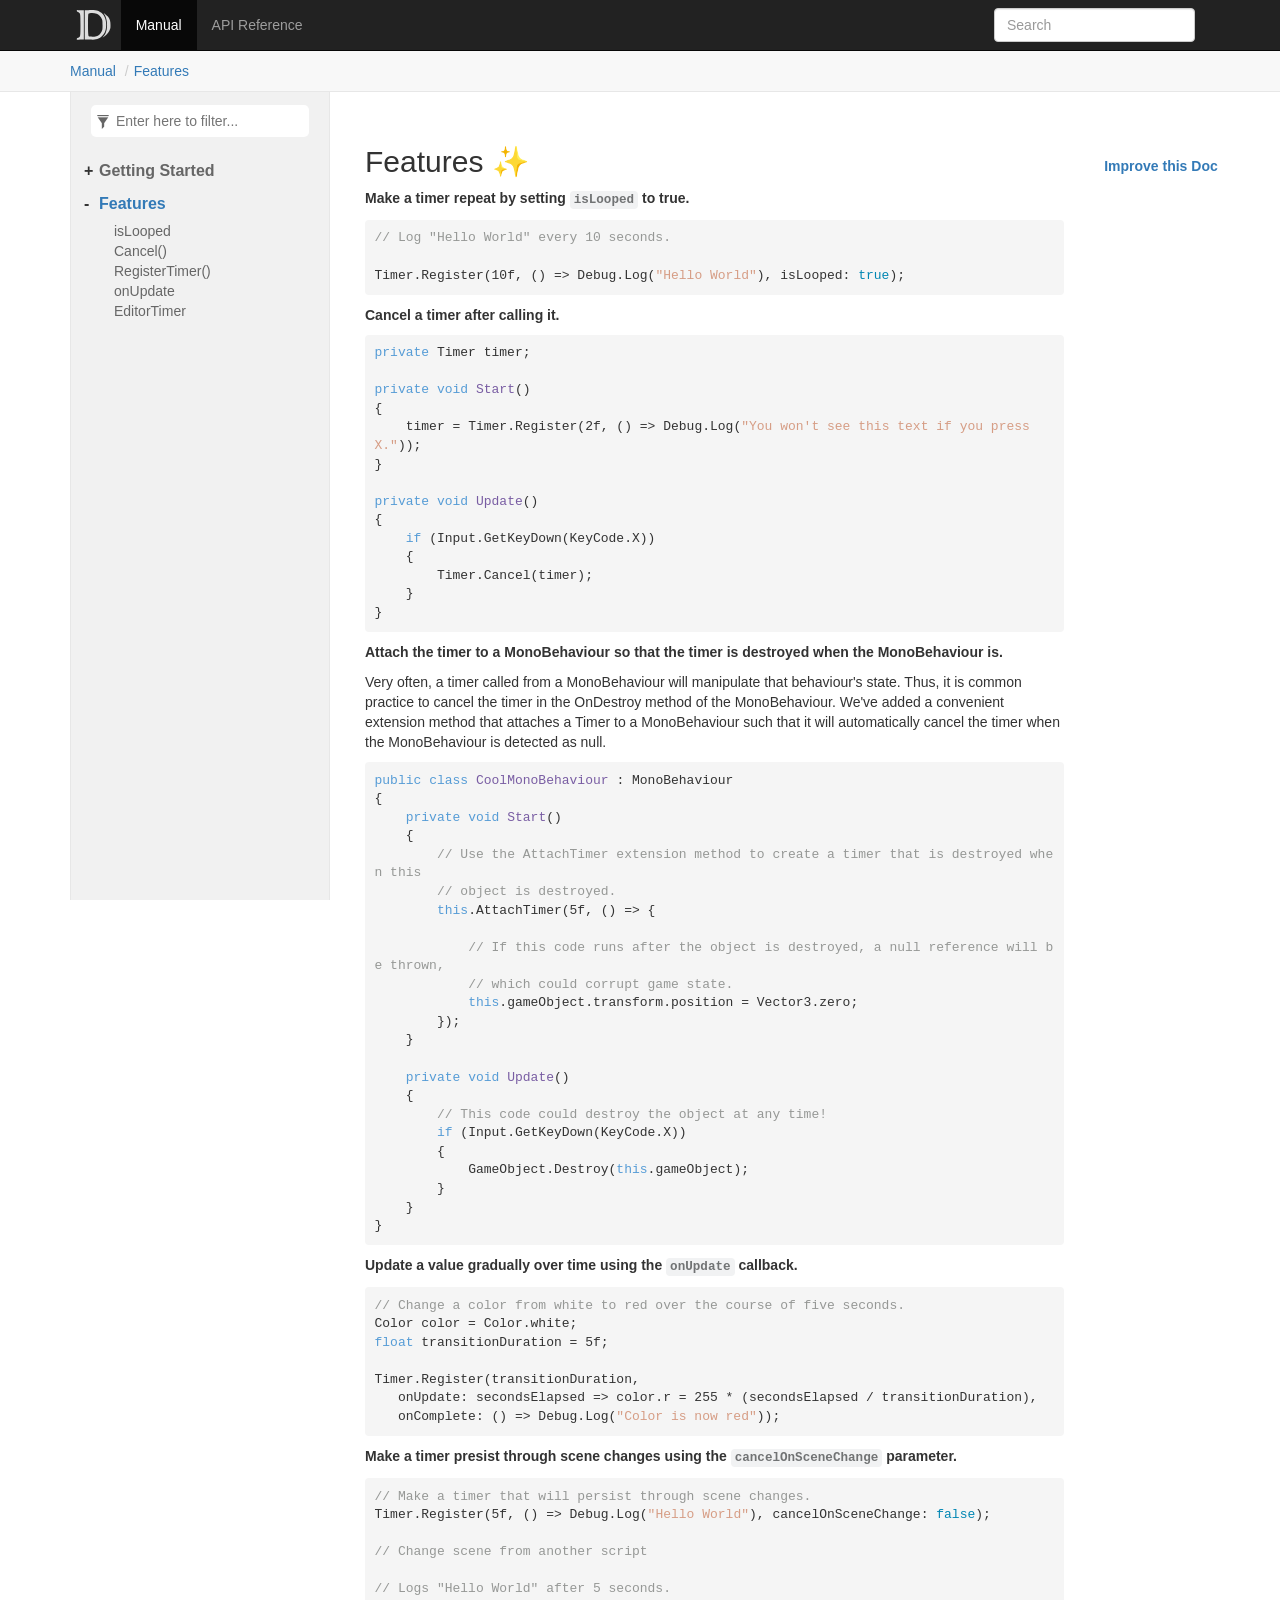
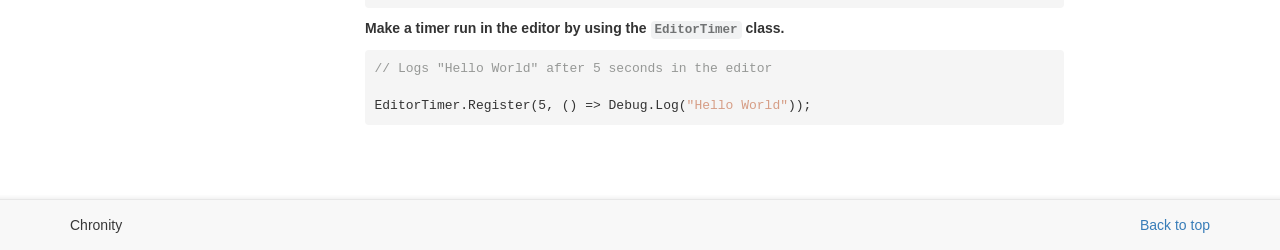
<file: manual/features.html>
﻿<!DOCTYPE html>
<!--[if IE]><![endif]-->
<html>
  
  <head>
    <meta charset="utf-8">
    <meta http-equiv="X-UA-Compatible" content="IE=edge,chrome=1">
    <title>Features | Chronity </title>
    <meta name="viewport" content="width=device-width">
    <meta name="title" content="Features | Chronity ">
    <meta name="generator" content="docfx 2.56.7.0">
    
    <link rel="shortcut icon" href="../favicon.ico">
    <link rel="stylesheet" href="../styles/docfx.vendor.css">
    <link rel="stylesheet" href="../styles/docfx.css">
    <link rel="stylesheet" href="../styles/main.css">
    <meta property="docfx:navrel" content="../toc.html">
    <meta property="docfx:tocrel" content="toc.html">
    
    <meta property="docfx:rel" content="../">
    
  </head>
  <body data-spy="scroll" data-target="#affix" data-offset="120">
    <div id="wrapper">
      <header>
        
        <nav id="autocollapse" class="navbar navbar-inverse ng-scope" role="navigation">
          <div class="container">
            <div class="navbar-header">
              <button type="button" class="navbar-toggle" data-toggle="collapse" data-target="#navbar">
                <span class="sr-only">Toggle navigation</span>
                <span class="icon-bar"></span>
                <span class="icon-bar"></span>
                <span class="icon-bar"></span>
              </button>
              
              <a class="navbar-brand" href="../index.html">
                <img id="logo" class="svg" src="../logo.svg" alt="">
              </a>
            </div>
            <div class="collapse navbar-collapse" id="navbar">
              <form class="navbar-form navbar-right" role="search" id="search">
                <div class="form-group">
                  <input type="text" class="form-control" id="search-query" placeholder="Search" autocomplete="off">
                </div>
              </form>
            </div>
          </div>
        </nav>
        
        <div class="subnav navbar navbar-default">
          <div class="container hide-when-search" id="breadcrumb">
            <ul class="breadcrumb">
              <li></li>
            </ul>
          </div>
        </div>
      </header>
      <div class="container body-content">
        
        <div id="search-results">
          <div class="search-list">Search Results for <span></span></div>
          <div class="sr-items">
            <p><i class="glyphicon glyphicon-refresh index-loading"></i></p>
          </div>
          <ul id="pagination" data-first="First" data-prev="Previous" data-next="Next" data-last="Last"></ul>
        </div>
      </div>
      <div role="main" class="container body-content hide-when-search">
        
        <div class="sidenav hide-when-search">
          <a class="btn toc-toggle collapse" data-toggle="collapse" href="#sidetoggle" aria-expanded="false" aria-controls="sidetoggle">Show / Hide Table of Contents</a>
          <div class="sidetoggle collapse" id="sidetoggle">
            <div id="sidetoc"></div>
          </div>
        </div>
        <div class="article row grid-right">
          <div class="col-md-10">
            <article class="content wrap" id="_content" data-uid="">
<h2 id="features-">Features ✨</h2>

<p><strong>Make a timer repeat by setting <code>isLooped</code> to true.</strong></p>
<pre><code class="lang-c#">// Log &quot;Hello World&quot; every 10 seconds.

Timer.Register(10f, () =&gt; Debug.Log(&quot;Hello World&quot;), isLooped: true);
</code></pre>
<p><strong>Cancel a timer after calling it.</strong></p>
<pre><code class="lang-c#">private Timer timer;

private void Start()
{
    timer = Timer.Register(2f, () =&gt; Debug.Log(&quot;You won't see this text if you press X.&quot;));
}

private void Update()
{
    if (Input.GetKeyDown(KeyCode.X)) 
    {
        Timer.Cancel(timer);
    }
}
</code></pre>
<p><strong>Attach the timer to a MonoBehaviour so that the timer is destroyed when the MonoBehaviour is.</strong></p>
<p>Very often, a timer called from a MonoBehaviour will manipulate that behaviour's state. Thus, it is common practice to cancel the timer in the OnDestroy method of the MonoBehaviour. We've added a convenient extension method that attaches a Timer to a MonoBehaviour such that it will automatically cancel the timer when the MonoBehaviour is detected as null.</p>
<pre><code class="lang-c#">public class CoolMonoBehaviour : MonoBehaviour
{
    private void Start() 
    {
        // Use the AttachTimer extension method to create a timer that is destroyed when this
        // object is destroyed.
        this.AttachTimer(5f, () =&gt; {
      
            // If this code runs after the object is destroyed, a null reference will be thrown,
            // which could corrupt game state.
            this.gameObject.transform.position = Vector3.zero;
        });
    }
   
    private void Update() 
    {
        // This code could destroy the object at any time!
        if (Input.GetKeyDown(KeyCode.X)) 
        {
            GameObject.Destroy(this.gameObject);
        }
    }
}
</code></pre>
<p><strong>Update a value gradually over time using the <code>onUpdate</code> callback.</strong></p>
<pre><code class="lang-c#">// Change a color from white to red over the course of five seconds.
Color color = Color.white;
float transitionDuration = 5f;

Timer.Register(transitionDuration,
   onUpdate: secondsElapsed =&gt; color.r = 255 * (secondsElapsed / transitionDuration),
   onComplete: () =&gt; Debug.Log(&quot;Color is now red&quot;));
</code></pre>
<p><strong>Make a timer presist through scene changes using the <code>cancelOnSceneChange</code> parameter.</strong></p>
<pre><code class="lang-c#">// Make a timer that will persist through scene changes.
Timer.Register(5f, () =&gt; Debug.Log(&quot;Hello World&quot;), cancelOnSceneChange: false);

// Change scene from another script 

// Logs &quot;Hello World&quot; after 5 seconds.
</code></pre>
<p><strong>Make a timer run in the editor by using the <code>EditorTimer</code> class.</strong></p>
<pre><code class="lang-c#">// Logs &quot;Hello World&quot; after 5 seconds in the editor

EditorTimer.Register(5, () =&gt; Debug.Log(&quot;Hello World&quot;));
</code></pre>
</article>
          </div>
          
          <div class="hidden-sm col-md-2" role="complementary">
            <div class="sideaffix">
              <div class="contribution">
                <ul class="nav">
                  <li>
                    <a href="https://github.com/SushiWaUmai/Chronity/blob/main/docfx_project/manual/features.md/#L1" class="contribution-link">Improve this Doc</a>
                  </li>
                </ul>
              </div>
              <nav class="bs-docs-sidebar hidden-print hidden-xs hidden-sm affix" id="affix">
                <h5>In This Article</h5>
                <div></div>
              </nav>
            </div>
          </div>
        </div>
      </div>
      
      <footer>
        <div class="grad-bottom"></div>
        <div class="footer">
          <div class="container">
            <span class="pull-right">
              <a href="#top">Back to top</a>
            </span>
            Chronity
            
          </div>
        </div>
      </footer>
    </div>
    
    <script type="text/javascript" src="../styles/docfx.vendor.js"></script>
    <script type="text/javascript" src="../styles/docfx.js"></script>
    <script type="text/javascript" src="../styles/main.js"></script>
  </body>
</html>
</file>
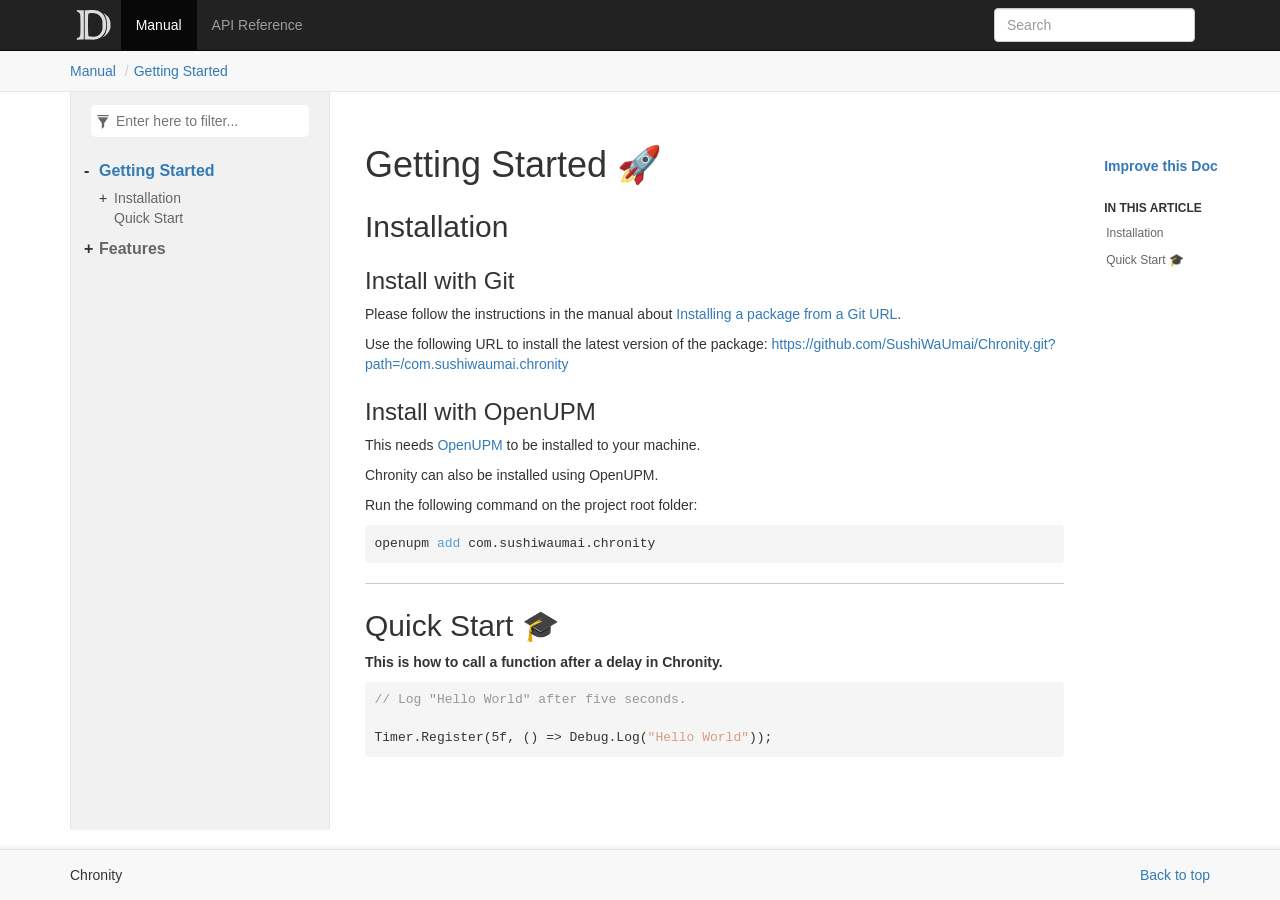
<file: manual/getting-started.html>
﻿<!DOCTYPE html>
<!--[if IE]><![endif]-->
<html>
  
  <head>
    <meta charset="utf-8">
    <meta http-equiv="X-UA-Compatible" content="IE=edge,chrome=1">
    <title>Getting Started | Chronity </title>
    <meta name="viewport" content="width=device-width">
    <meta name="title" content="Getting Started | Chronity ">
    <meta name="generator" content="docfx 2.56.7.0">
    
    <link rel="shortcut icon" href="../favicon.ico">
    <link rel="stylesheet" href="../styles/docfx.vendor.css">
    <link rel="stylesheet" href="../styles/docfx.css">
    <link rel="stylesheet" href="../styles/main.css">
    <meta property="docfx:navrel" content="../toc.html">
    <meta property="docfx:tocrel" content="toc.html">
    
    <meta property="docfx:rel" content="../">
    
  </head>
  <body data-spy="scroll" data-target="#affix" data-offset="120">
    <div id="wrapper">
      <header>
        
        <nav id="autocollapse" class="navbar navbar-inverse ng-scope" role="navigation">
          <div class="container">
            <div class="navbar-header">
              <button type="button" class="navbar-toggle" data-toggle="collapse" data-target="#navbar">
                <span class="sr-only">Toggle navigation</span>
                <span class="icon-bar"></span>
                <span class="icon-bar"></span>
                <span class="icon-bar"></span>
              </button>
              
              <a class="navbar-brand" href="../index.html">
                <img id="logo" class="svg" src="../logo.svg" alt="">
              </a>
            </div>
            <div class="collapse navbar-collapse" id="navbar">
              <form class="navbar-form navbar-right" role="search" id="search">
                <div class="form-group">
                  <input type="text" class="form-control" id="search-query" placeholder="Search" autocomplete="off">
                </div>
              </form>
            </div>
          </div>
        </nav>
        
        <div class="subnav navbar navbar-default">
          <div class="container hide-when-search" id="breadcrumb">
            <ul class="breadcrumb">
              <li></li>
            </ul>
          </div>
        </div>
      </header>
      <div class="container body-content">
        
        <div id="search-results">
          <div class="search-list">Search Results for <span></span></div>
          <div class="sr-items">
            <p><i class="glyphicon glyphicon-refresh index-loading"></i></p>
          </div>
          <ul id="pagination" data-first="First" data-prev="Previous" data-next="Next" data-last="Last"></ul>
        </div>
      </div>
      <div role="main" class="container body-content hide-when-search">
        
        <div class="sidenav hide-when-search">
          <a class="btn toc-toggle collapse" data-toggle="collapse" href="#sidetoggle" aria-expanded="false" aria-controls="sidetoggle">Show / Hide Table of Contents</a>
          <div class="sidetoggle collapse" id="sidetoggle">
            <div id="sidetoc"></div>
          </div>
        </div>
        <div class="article row grid-right">
          <div class="col-md-10">
            <article class="content wrap" id="_content" data-uid="">
<h1 id="getting-started-">Getting Started 🚀</h1>

<h2 id="installation">Installation</h2>
<h3 id="install-with-git">Install with Git</h3>
<p>Please follow the instructions in the manual about <a href="https://docs.unity3d.com/Manual/upm-ui-giturl.html">Installing a package from a Git URL</a>.</p>
<p>Use the following URL to install the latest version of the package:
<a href="https://github.com/SushiWaUmai/Chronity.git?path=/com.sushiwaumai.chronity">https://github.com/SushiWaUmai/Chronity.git?path=/com.sushiwaumai.chronity</a></p>
<h3 id="install-with-openupm">Install with OpenUPM</h3>
<p>This needs <a href="https://openupm.com/">OpenUPM</a> to be installed to your machine.</p>
<p>Chronity can also be installed using OpenUPM.</p>
<p>Run the following command on the project root folder:</p>
<pre><code>openupm add com.sushiwaumai.chronity
</code></pre>
<hr>
<h2 id="quick-start-">Quick Start 🎓</h2>
<p><strong>This is how to call a function after a delay in Chronity.</strong></p>
<pre><code class="lang-c#">// Log &quot;Hello World&quot; after five seconds.

Timer.Register(5f, () =&gt; Debug.Log(&quot;Hello World&quot;));
</code></pre>
</article>
          </div>
          
          <div class="hidden-sm col-md-2" role="complementary">
            <div class="sideaffix">
              <div class="contribution">
                <ul class="nav">
                  <li>
                    <a href="https://github.com/SushiWaUmai/Chronity/blob/main/docfx_project/manual/getting-started.md/#L1" class="contribution-link">Improve this Doc</a>
                  </li>
                </ul>
              </div>
              <nav class="bs-docs-sidebar hidden-print hidden-xs hidden-sm affix" id="affix">
                <h5>In This Article</h5>
                <div></div>
              </nav>
            </div>
          </div>
        </div>
      </div>
      
      <footer>
        <div class="grad-bottom"></div>
        <div class="footer">
          <div class="container">
            <span class="pull-right">
              <a href="#top">Back to top</a>
            </span>
            Chronity
            
          </div>
        </div>
      </footer>
    </div>
    
    <script type="text/javascript" src="../styles/docfx.vendor.js"></script>
    <script type="text/javascript" src="../styles/docfx.js"></script>
    <script type="text/javascript" src="../styles/main.js"></script>
  </body>
</html>
</file>
<file: styles/docfx.css>
/* Copyright (c) Microsoft Corporation. All Rights Reserved. Licensed under the MIT License. See License.txt in the project root for license information. */
html,
body {
  font-family: 'Segoe UI', Tahoma, Helvetica, sans-serif;
  height: 100%;
}
button,
a {
  color: #337ab7;
  cursor: pointer;
}
button:hover,
button:focus,
a:hover,
a:focus {
  color: #23527c;
  text-decoration: none;
}
a.disable,
a.disable:hover {
  text-decoration: none;
  cursor: default;
  color: #000000;
}

h1, h2, h3, h4, h5, h6, .text-break {
    word-wrap: break-word;
    word-break: break-word;
}

h1 mark,
h2 mark,
h3 mark,
h4 mark,
h5 mark,
h6 mark {
  padding: 0;
}

.inheritance .level0:before,
.inheritance .level1:before,
.inheritance .level2:before,
.inheritance .level3:before,
.inheritance .level4:before,
.inheritance .level5:before,
.inheritance .level6:before,
.inheritance .level7:before,
.inheritance .level8:before,
.inheritance .level9:before {
    content: '↳';
    margin-right: 5px;
}

.inheritance .level0 {
    margin-left: 0em;
}

.inheritance .level1 {
    margin-left: 1em;
}

.inheritance .level2 {
    margin-left: 2em;
}

.inheritance .level3 {
    margin-left: 3em;
}

.inheritance .level4 {
    margin-left: 4em;
}

.inheritance .level5 {
    margin-left: 5em;
}

.inheritance .level6 {
    margin-left: 6em;
}

.inheritance .level7 {
    margin-left: 7em;
}

.inheritance .level8 {
    margin-left: 8em;
}

.inheritance .level9 {
    margin-left: 9em;
}

.level0.summary {
  margin: 2em 0 2em 0;
}

.level1.summary {
  margin: 1em 0 1em 0;
}

span.parametername,
span.paramref,
span.typeparamref {
    font-style: italic;
}
span.languagekeyword{
    font-weight: bold;
}

svg:hover path {
    fill: #ffffff;
}

.hljs {
  display: inline;
  background-color: inherit;
  padding: 0;
}
/* additional spacing fixes */
.btn + .btn {
  margin-left: 10px;
}
.btn.pull-right {
  margin-left: 10px;
  margin-top: 5px;
}
.table {
  margin-bottom: 10px;
}
table p {
  margin-bottom: 0;
}
table a {
  display: inline-block;
}

/* Make hidden attribute compatible with old browser.*/
[hidden] {
  display: none !important;
}

h1,
.h1,
h2,
.h2,
h3,
.h3 {
  margin-top: 15px;
  margin-bottom: 10px;
  font-weight: 400;
}
h4,
.h4,
h5,
.h5,
h6,
.h6 {
  margin-top: 10px;
  margin-bottom: 5px;
}
.navbar {
  margin-bottom: 0;
}
#wrapper {
  min-height: 100%;
  position: relative;
}
/* blends header footer and content together with gradient effect */
.grad-top {
  /* For Safari 5.1 to 6.0 */
  /* For Opera 11.1 to 12.0 */
  /* For Firefox 3.6 to 15 */
  background: linear-gradient(rgba(0, 0, 0, 0.05), rgba(0, 0, 0, 0));
  /* Standard syntax */
  height: 5px;
}
.grad-bottom {
  /* For Safari 5.1 to 6.0 */
  /* For Opera 11.1 to 12.0 */
  /* For Firefox 3.6 to 15 */
  background: linear-gradient(rgba(0, 0, 0, 0), rgba(0, 0, 0, 0.05));
  /* Standard syntax */
  height: 5px;
}
.divider {
  margin: 0 5px;
  color: #cccccc;
}
hr {
  border-color: #cccccc;
}
header {
  position: fixed;
  top: 0;
  left: 0;
  right: 0;
  z-index: 1000;
}
header .navbar {
  border-width: 0 0 1px;
  border-radius: 0;
}
.navbar-brand {
  font-size: inherit;
  padding: 0;
}
.navbar-collapse {
  margin: 0 -15px;
}
.subnav {
  min-height: 40px;
}

.inheritance h5, .inheritedMembers h5{
  padding-bottom: 5px;
  border-bottom: 1px solid #ccc;
}

article h1, article h2, article h3, article h4{
  margin-top: 25px;
}

article h4{
  border: 0;
  font-weight: bold;
  margin-top: 2em;
}

article span.small.pull-right{
  margin-top: 20px;
}

article section {
  margin-left: 1em;
}

/*.expand-all {
  padding: 10px 0;
}*/
.breadcrumb {
  margin: 0;
  padding: 10px 0;
  background-color: inherit;
  white-space: nowrap;
}
.breadcrumb > li + li:before {
  content: "\00a0/";
}
#autocollapse.collapsed .navbar-header {
  float: none;
}
#autocollapse.collapsed .navbar-toggle {
  display: block;
}
#autocollapse.collapsed .navbar-collapse {
  border-top: 1px solid transparent;
  box-shadow: inset 0 1px 0 rgba(255, 255, 255, 0.1);
}
#autocollapse.collapsed .navbar-collapse.collapse {
  display: none !important;
}
#autocollapse.collapsed .navbar-nav {
  float: none !important;
  margin: 7.5px -15px;
}
#autocollapse.collapsed .navbar-nav > li {
  float: none;
}
#autocollapse.collapsed .navbar-nav > li > a {
  padding-top: 10px;
  padding-bottom: 10px;
}
#autocollapse.collapsed .collapse.in,
#autocollapse.collapsed .collapsing {
  display: block !important;
}
#autocollapse.collapsed .collapse.in .navbar-right,
#autocollapse.collapsed .collapsing .navbar-right {
  float: none !important;
}
#autocollapse .form-group {
  width: 100%;
}
#autocollapse .form-control {
  width: 100%;
}
#autocollapse .navbar-header {
  margin-left: 0;
  margin-right: 0;
}
#autocollapse .navbar-brand {
  margin-left: 0;
}
.collapse.in,
.collapsing {
  text-align: center;
}
.collapsing .navbar-form {
  margin: 0 auto;
  max-width: 400px;
  padding: 10px 15px;
  box-shadow: inset 0 1px 0 rgba(255, 255, 255, 0.1), 0 1px 0 rgba(255, 255, 255, 0.1);
}
.collapsed .collapse.in .navbar-form {
  margin: 0 auto;
  max-width: 400px;
  padding: 10px 15px;
  box-shadow: inset 0 1px 0 rgba(255, 255, 255, 0.1), 0 1px 0 rgba(255, 255, 255, 0.1);
}
.navbar .navbar-nav {
  display: inline-block;
}
.docs-search {
  background: white;
  vertical-align: middle;
}
.docs-search > .search-query {
  font-size: 14px;
  border: 0;
  width: 120%;
  color: #555;
}
.docs-search > .search-query:focus {
  outline: 0;
}
.search-results-frame {
  clear: both;
  display: table;
  width: 100%;
}
.search-results.ng-hide {
  display: none;
}
.search-results-container {
  padding-bottom: 1em;
  border-top: 1px solid #111;
  background: rgba(25, 25, 25, 0.5);
}
.search-results-container .search-results-group {
  padding-top: 50px !important;
  padding: 10px;
}
.search-results-group-heading {
  font-family: "Open Sans";
  padding-left: 10px;
  color: white;
}
.search-close {
  position: absolute;
  left: 50%;
  margin-left: -100px;
  color: white;
  text-align: center;
  padding: 5px;
  background: #333;
  border-top-right-radius: 5px;
  border-top-left-radius: 5px;
  width: 200px;
  box-shadow: 0 0 10px #111;
}
#search {
  display: none;
}

/* Search results display*/
#search-results {
  max-width: 960px !important;
  margin-top: 120px;
  margin-bottom: 115px;
  margin-left: auto;
  margin-right: auto;
  line-height: 1.8;
  display: none;
}

#search-results>.search-list {
  text-align: center;
  font-size: 2.5rem;
  margin-bottom: 50px;
}

#search-results p {
  text-align: center;
}

#search-results p .index-loading {
  animation: index-loading 1.5s infinite linear;
  -webkit-animation: index-loading 1.5s infinite linear;
  -o-animation: index-loading 1.5s infinite linear;
  font-size: 2.5rem;
}

@keyframes index-loading {
    from { transform: scale(1) rotate(0deg);}
    to { transform: scale(1) rotate(360deg);}
}

@-webkit-keyframes index-loading {
    from { -webkit-transform: rotate(0deg);}
    to { -webkit-transform: rotate(360deg);}
}

@-o-keyframes index-loading {
    from { -o-transform: rotate(0deg);}
    to { -o-transform: rotate(360deg);}
}

#search-results .sr-items {
  font-size: 24px;
}

.sr-item {
  margin-bottom: 25px;
}

.sr-item>.item-href {
  font-size: 14px;
  color: #093;
}

.sr-item>.item-brief {
  font-size: 13px;
}

.pagination>li>a {
  color: #47A7A0
}

.pagination>.active>a {
  background-color: #47A7A0;
  border-color: #47A7A0;
}

.fixed_header {
  position: fixed;
  width: 100%;
  padding-bottom: 10px;
  padding-top: 10px;
  margin: 0px;
  top: 0;
  z-index: 9999;
  left: 0;
}

.fixed_header+.toc{
  margin-top: 50px;
  margin-left: 0;
}

.sidenav, .fixed_header, .toc  {
  background-color: #f1f1f1;
}

.sidetoc {
  position: fixed;
  width: 260px;
  top: 150px;
  bottom: 0;
  overflow-x: hidden;
  overflow-y: auto;
  background-color: #f1f1f1;
  border-left: 1px solid #e7e7e7;
  border-right: 1px solid #e7e7e7;
  z-index: 1;
}

.sidetoc.shiftup {
  bottom: 70px;
}

body .toc{
  background-color: #f1f1f1;
  overflow-x: hidden;
}

.sidetoggle.ng-hide {
  display: block !important;
}
.sidetoc-expand > .caret {
  margin-left: 0px;
  margin-top: -2px;
}
.sidetoc-expand > .caret-side {
  border-left: 4px solid;
  border-top: 4px solid transparent;
  border-bottom: 4px solid transparent;
  margin-left: 4px;
  margin-top: -4px;
}
.sidetoc-heading {
  font-weight: 500;
}

.toc {
  margin: 0px 0 0 10px;
  padding: 0 10px;
}
.expand-stub {
  position: absolute;
  left: -10px;
}
.toc .nav > li > a.sidetoc-expand {
  position: absolute;
  top: 0;
  left: 0;
}
.toc .nav > li > a {
  color: #666666;
  margin-left: 5px;
  display: block;
  padding: 0;
}
.toc .nav > li > a:hover,
.toc .nav > li > a:focus {
  color: #000000;
  background: none;
  text-decoration: inherit;
}
.toc .nav > li.active > a {
  color: #337ab7;
}
.toc .nav > li.active > a:hover,
.toc .nav > li.active > a:focus {
  color: #23527c;
}

.toc .nav > li> .expand-stub {
  cursor: pointer;
}

.toc .nav > li.active > .expand-stub::before,
.toc .nav > li.in > .expand-stub::before,
.toc .nav > li.in.active > .expand-stub::before,
.toc .nav > li.filtered > .expand-stub::before {
    content: "-";
}

.toc .nav > li > .expand-stub::before,
.toc .nav > li.active > .expand-stub::before {
    content: "+";
}

.toc .nav > li.filtered > ul,
.toc .nav > li.in > ul {
  display: block;
}

.toc .nav > li > ul {
  display: none;
}

.toc ul{
  font-size: 12px;
  margin: 0 0 0 3px;
}

.toc .level1 > li {
  font-weight: bold;
  margin-top: 10px;
  position: relative;
  font-size: 16px;
}
.toc .level2 {
  font-weight: normal;
  margin: 5px 0 0 15px;
  font-size: 14px;
}
.toc-toggle {
  display: none;
  margin: 0 15px 0px 15px;
}
.sidefilter {
  position: fixed;
  top: 90px;
  width: 260px;
  background-color: #f1f1f1;
  padding: 15px;
  border-left: 1px solid #e7e7e7;
  border-right: 1px solid #e7e7e7;
  z-index: 1;
}
.toc-filter {
  border-radius: 5px;
  background: #fff;
  color: #666666;
  padding: 5px;
  position: relative;
  margin: 0 5px 0 5px;
}
.toc-filter > input {
  border: 0;
  color: #666666;
  padding-left: 20px;
  padding-right: 20px;
  width: 100%;
}
.toc-filter > input:focus {
  outline: 0;
}
.toc-filter > .filter-icon {
  position: absolute;
  top: 10px;
  left: 5px;
}
.toc-filter > .clear-icon {
  position: absolute;
  top: 10px;
  right: 5px;
}
.article {
  margin-top: 120px;
  margin-bottom: 115px;
}

#_content>a{
  margin-top: 105px;
}

.article.grid-right {
  margin-left: 280px;
}

.inheritance hr {
  margin-top: 5px;
  margin-bottom: 5px;
}
.article img {
  max-width: 100%;
}
.sideaffix {
  margin-top: 50px;
  font-size: 12px;
  max-height: 100%;
  overflow: hidden;
  top: 100px;
  bottom: 10px;
  position: fixed;
}
.sideaffix.shiftup {
  bottom: 70px;
}
.affix {
  position: relative;
  height: 100%;
}
.sideaffix > div.contribution {
  margin-bottom: 20px;
}
.sideaffix > div.contribution > ul > li > a.contribution-link {
  padding: 6px 10px;
  font-weight: bold;
  font-size: 14px;
}
.sideaffix > div.contribution > ul > li > a.contribution-link:hover {
  background-color: #ffffff;
}
.sideaffix ul.nav > li > a:focus {
  background: none;
}
.affix h5 {
  font-weight: bold;
  text-transform: uppercase;
  padding-left: 10px;
  font-size: 12px;
}
.affix > ul.level1 {
  overflow: hidden;
  padding-bottom: 10px;
  height: calc(100% - 100px);
}
.affix ul > li > a:before {
  color: #cccccc;
  position: absolute;
}
.affix ul > li > a:hover {
  background: none;
  color: #666666;
}
.affix ul > li.active > a,
.affix ul > li.active > a:before {
  color: #337ab7;
}
.affix ul > li > a {
  padding: 5px 12px;
  color: #666666;
}
.affix > ul > li.active:last-child {
  margin-bottom: 50px;
}
.affix > ul > li > a:before {
  content: "|";
  font-size: 16px;
  top: 1px;
  left: 0;
}
.affix > ul > li.active > a,
.affix > ul > li.active > a:before {
  color: #337ab7;
  font-weight: bold;
}
.affix ul ul > li > a {
  padding: 2px 15px;
}
.affix ul ul > li > a:before {
  content: ">";
  font-size: 14px;
  top: -1px;
  left: 5px;
}
.affix ul > li > a:before,
.affix ul ul {
  display: none;
}
.affix ul > li.active > ul,
.affix ul > li.active > a:before,
.affix ul > li > a:hover:before {
  display: block;
  white-space: nowrap;
}
.codewrapper {
  position: relative;
}
.trydiv {
  height: 0px;
}
.tryspan {
  position: absolute;
  top: 0px;
  right: 0px;
  border-style: solid;
  border-radius: 0px 4px;
  box-sizing: border-box;
  border-width: 1px;
  border-color: #cccccc;
  text-align: center;
  padding: 2px 8px;
  background-color: white;
  font-size: 12px;
  cursor: pointer;
  z-index: 100;
  display: none;
  color: #767676;
}
.tryspan:hover {
  background-color: #3b8bd0;
  color: white;
  border-color: #3b8bd0;
}
.codewrapper:hover .tryspan {
  display: block;
}
.sample-response .response-content{
  max-height: 200px;
}
footer {
  position: absolute;
  left: 0;
  right: 0;
  bottom: 0;
  z-index: 1000;
}
.footer {
  border-top: 1px solid #e7e7e7;
  background-color: #f8f8f8;
  padding: 15px 0;
}
@media (min-width: 768px) {
  #sidetoggle.collapse {
    display: block;
  }
  .topnav .navbar-nav {
    float: none;
    white-space: nowrap;
  }
  .topnav .navbar-nav > li {
    float: none;
    display: inline-block;
  }
}
@media only screen and (max-width: 768px) {
  #mobile-indicator {
    display: block;
  }
  /* TOC display for responsive */
  .article {
    margin-top: 30px !important;
  }
  header {
    position: static;
  }
  .topnav {
    text-align: center;
  }
  .sidenav {
    padding: 15px 0;
    margin-left: -15px;
    margin-right: -15px;
  }
  .sidefilter {
    position: static;
    width: auto;
    float: none;
    border: none;
  }
  .sidetoc {
    position: static;
    width: auto;
    float: none;
    padding-bottom: 0px;
    border: none;
  }
  .toc .nav > li, .toc .nav > li >a {
    display: inline-block;
  }
  .toc li:after {
    margin-left: -3px;
    margin-right: 5px;
    content: ", ";
    color: #666666;
  }
  .toc .level1 > li {
    display: block;
  }
  
  .toc .level1 > li:after {
    display: none;
  }
  .article.grid-right {
    margin-left: 0;
  }
  .grad-top,
  .grad-bottom {
    display: none;
  }
  .toc-toggle {
    display: block;
  }
  .sidetoggle.ng-hide {
    display: none !important;
  }
  /*.expand-all {
    display: none;
  }*/
  .sideaffix {
    display: none;
  }
  .mobile-hide {
    display: none;
  }
  .breadcrumb {
    white-space: inherit;
  }

  /* workaround for #hashtag url is no longer needed*/
  h1:before,
  h2:before,
  h3:before,
  h4:before {
      content: '';
      display: none;
  }
}

/* For toc iframe */
@media (max-width: 260px) {
  .toc .level2 > li {
    display: block;
  }

  .toc .level2 > li:after {
    display: none;
  }
}

/* Code snippet */
code {
  color: #717374;
  background-color: #f1f2f3;
}

a code {
  color: #337ab7;
  background-color: #f1f2f3;
}

a code:hover {
  text-decoration: underline;
}

.hljs-keyword {
  color: rgb(86,156,214);
}

.hljs-string {
  color: rgb(214, 157, 133);
}

pre {
  border: 0;
}

/* For code snippet line highlight */
pre > code .line-highlight {
  background-color: #ffffcc;
}

/* Alerts */
.alert h5 {
    text-transform: uppercase;
    font-weight: bold;
    margin-top: 0;
}

.alert h5:before {
    position:relative;
    top:1px;
    display:inline-block;
    font-family:'Glyphicons Halflings';
    line-height:1;
    -webkit-font-smoothing:antialiased;
    -moz-osx-font-smoothing:grayscale;
    margin-right: 5px;
    font-weight: normal;
}

.alert-info h5:before {
    content:"\e086"
}

.alert-warning h5:before {
    content:"\e127"
}

.alert-danger h5:before {
    content:"\e107"
}

/* For Embedded Video */
div.embeddedvideo {
    padding-top: 56.25%;
    position: relative;
    width: 100%;
}

div.embeddedvideo iframe {
    position: absolute;
    top: 0;
    left: 0;
    right: 0;
    bottom: 0;
    width: 100%;
    height: 100%;
}

/* For printer */
@media print{
  .article.grid-right {
    margin-top: 0px;
    margin-left: 0px;
  }
  .sideaffix {
    display: none;
  }
  .mobile-hide {
    display: none;
  }
  .footer {
    display: none;
  }
}

/* For tabbed content */

.tabGroup {
  margin-top: 1rem; }
  .tabGroup ul[role="tablist"] {
    margin: 0;
    padding: 0;
    list-style: none; }
    .tabGroup ul[role="tablist"] > li {
      list-style: none;
      display: inline-block; }
  .tabGroup a[role="tab"] {
    color: #6e6e6e;
    box-sizing: border-box;
    display: inline-block;
    padding: 5px 7.5px;
    text-decoration: none;
    border-bottom: 2px solid #fff; }
    .tabGroup a[role="tab"]:hover, .tabGroup a[role="tab"]:focus, .tabGroup a[role="tab"][aria-selected="true"] {
      border-bottom: 2px solid #0050C5; }
    .tabGroup a[role="tab"][aria-selected="true"] {
      color: #222; }
    .tabGroup a[role="tab"]:hover, .tabGroup a[role="tab"]:focus {
      color: #0050C5; }
    .tabGroup a[role="tab"]:focus {
      outline: 1px solid #0050C5;
      outline-offset: -1px; }
  @media (min-width: 768px) {
    .tabGroup a[role="tab"] {
      padding: 5px 15px; } }
  .tabGroup section[role="tabpanel"] {
    border: 1px solid #e0e0e0;
    padding: 15px;
    margin: 0;
    overflow: hidden; }
    .tabGroup section[role="tabpanel"] > .codeHeader,
    .tabGroup section[role="tabpanel"] > pre {
      margin-left: -16px;
      margin-right: -16px; }
    .tabGroup section[role="tabpanel"] > :first-child {
      margin-top: 0; }
    .tabGroup section[role="tabpanel"] > pre:last-child {
      display: block;
      margin-bottom: -16px; }

.mainContainer[dir='rtl'] main ul[role="tablist"] {
  margin: 0; }

/* Color theme */

/* These are not important, tune down **/
.decalaration, .fieldValue, .parameters, .returns {
  color: #a2a2a2;
}

/* Major sections, increase visibility **/
#fields, #properties, #methods, #events {
    font-weight: bold;
    margin-top: 2em;
}
</file>
<file: styles/main.css>
.hero {
  height: 350px;
  margin-top: 50px;
  padding-top: 50px;
  font-weight: 300;
  text-align: center;
}

.hero {
  color: #c1d38b;
  background-color: #385361;
  background-image: -webkit-gradient(
    linear,
    left bottom,
    right top,
    color-stop(0%, #000),
    color-stop(100%, #385361)
  );
  background-image: -webkit-linear-gradient(45deg, #000 0, #385361 100%);
  background-image: -moz-linear-gradient(45deg, #000 0, #385361 100%);
  background-image: -ms-linear-gradient(45deg, #000 0, #385361 100%);
  background-image: -o-linear-gradient(45deg, #000 0, #385361 100%);
  background-image: linear-gradient(45deg, #000 0, #385361 100%);
  filter: progid:DXImageTransform.Microsoft.gradient(startColorstr='#000', endColorstr='#385361', GradientType=1);
}

.text-left{
    text-align: left;
}

.text-right {
    text-align: right;
}

.title-text {
    font-weight: 1000;
}

.text-center {
    text-align: center;
}

.lead {
    font-weight: 300;
}

.key-section {
    padding: 50px
}
</file>
